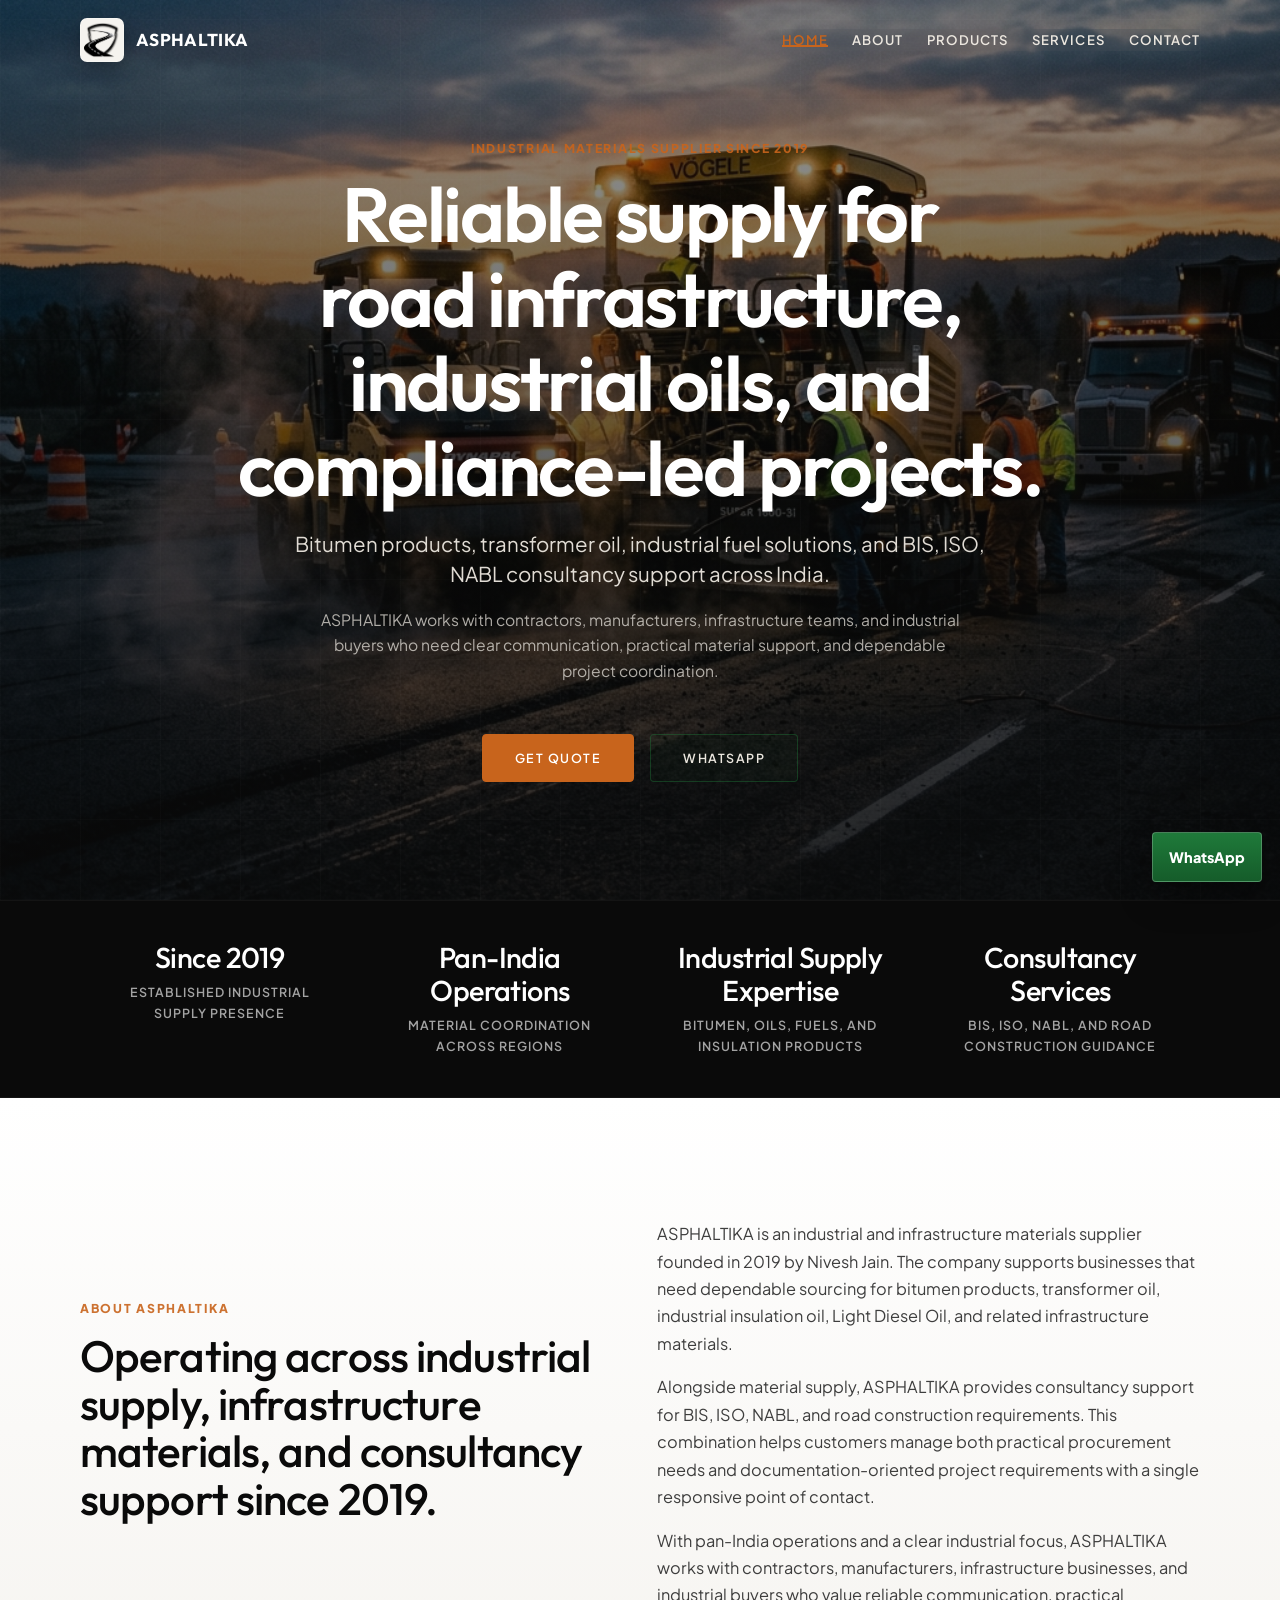
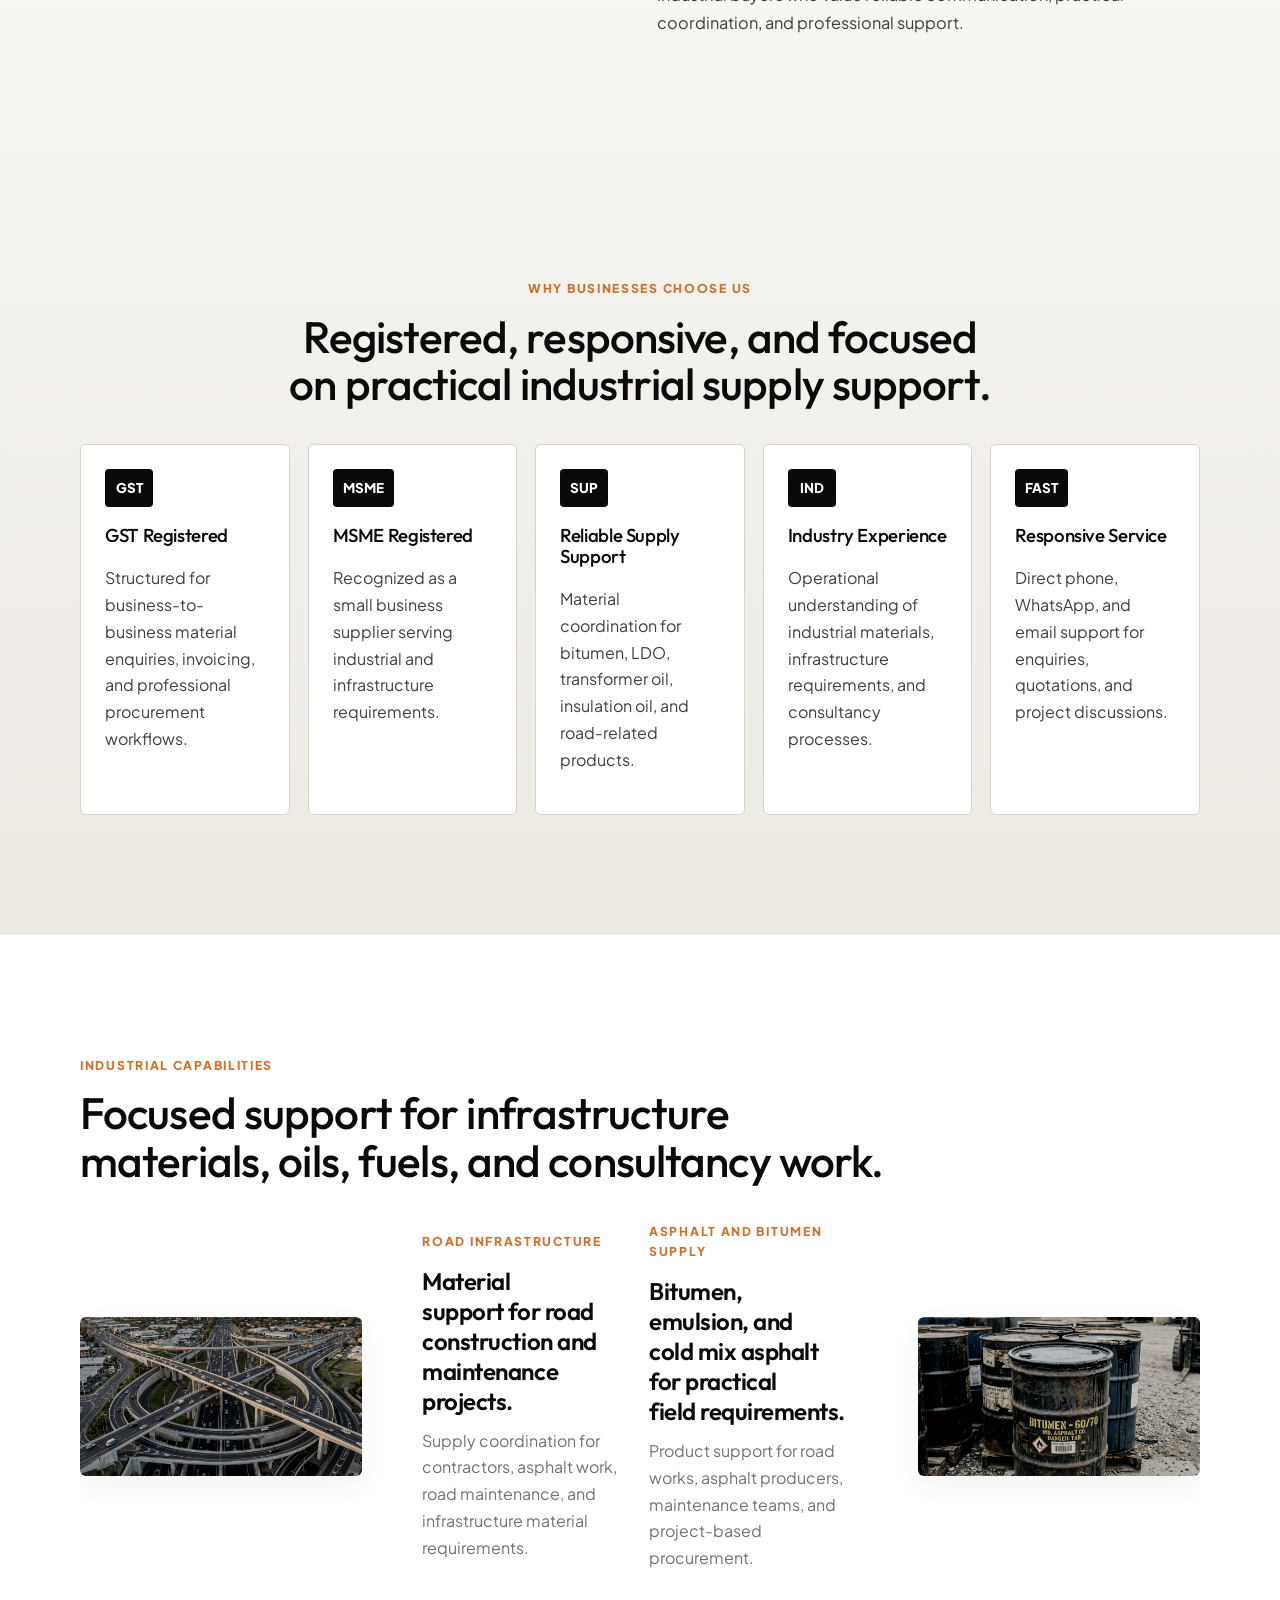
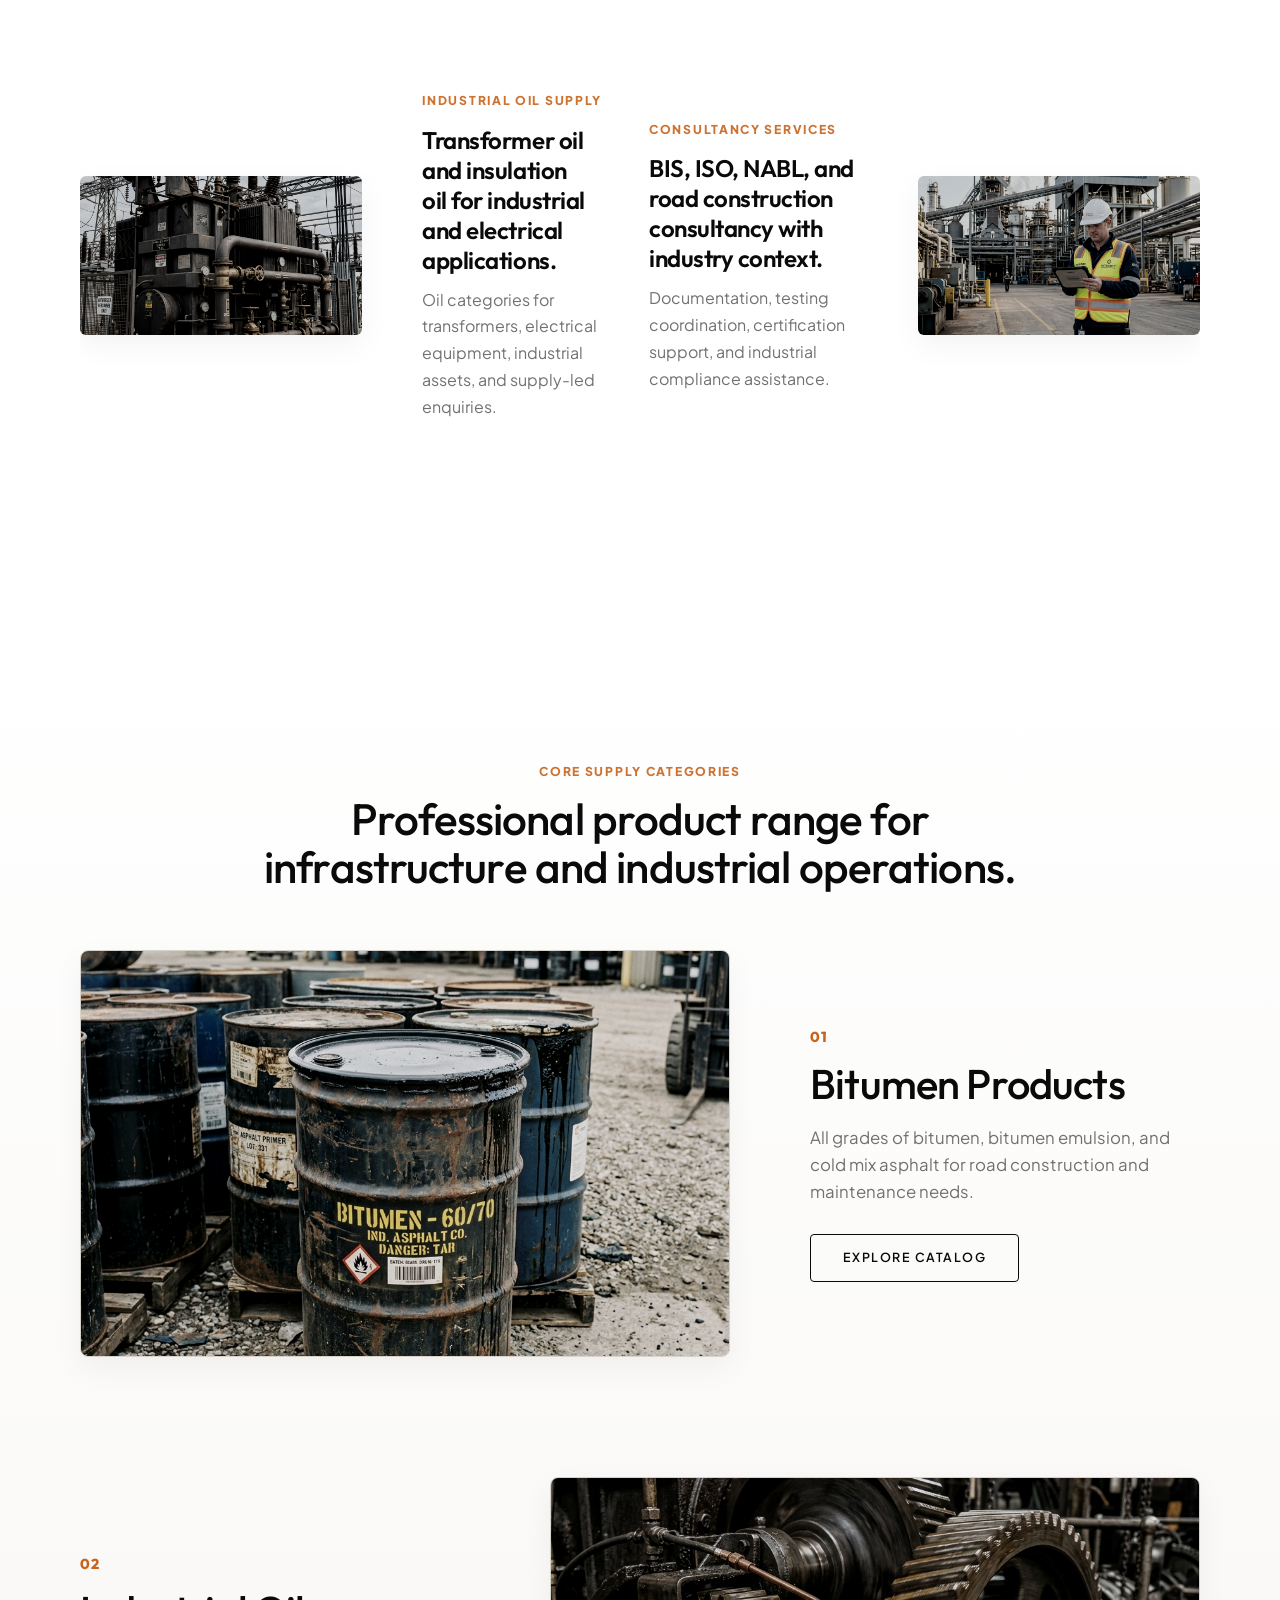
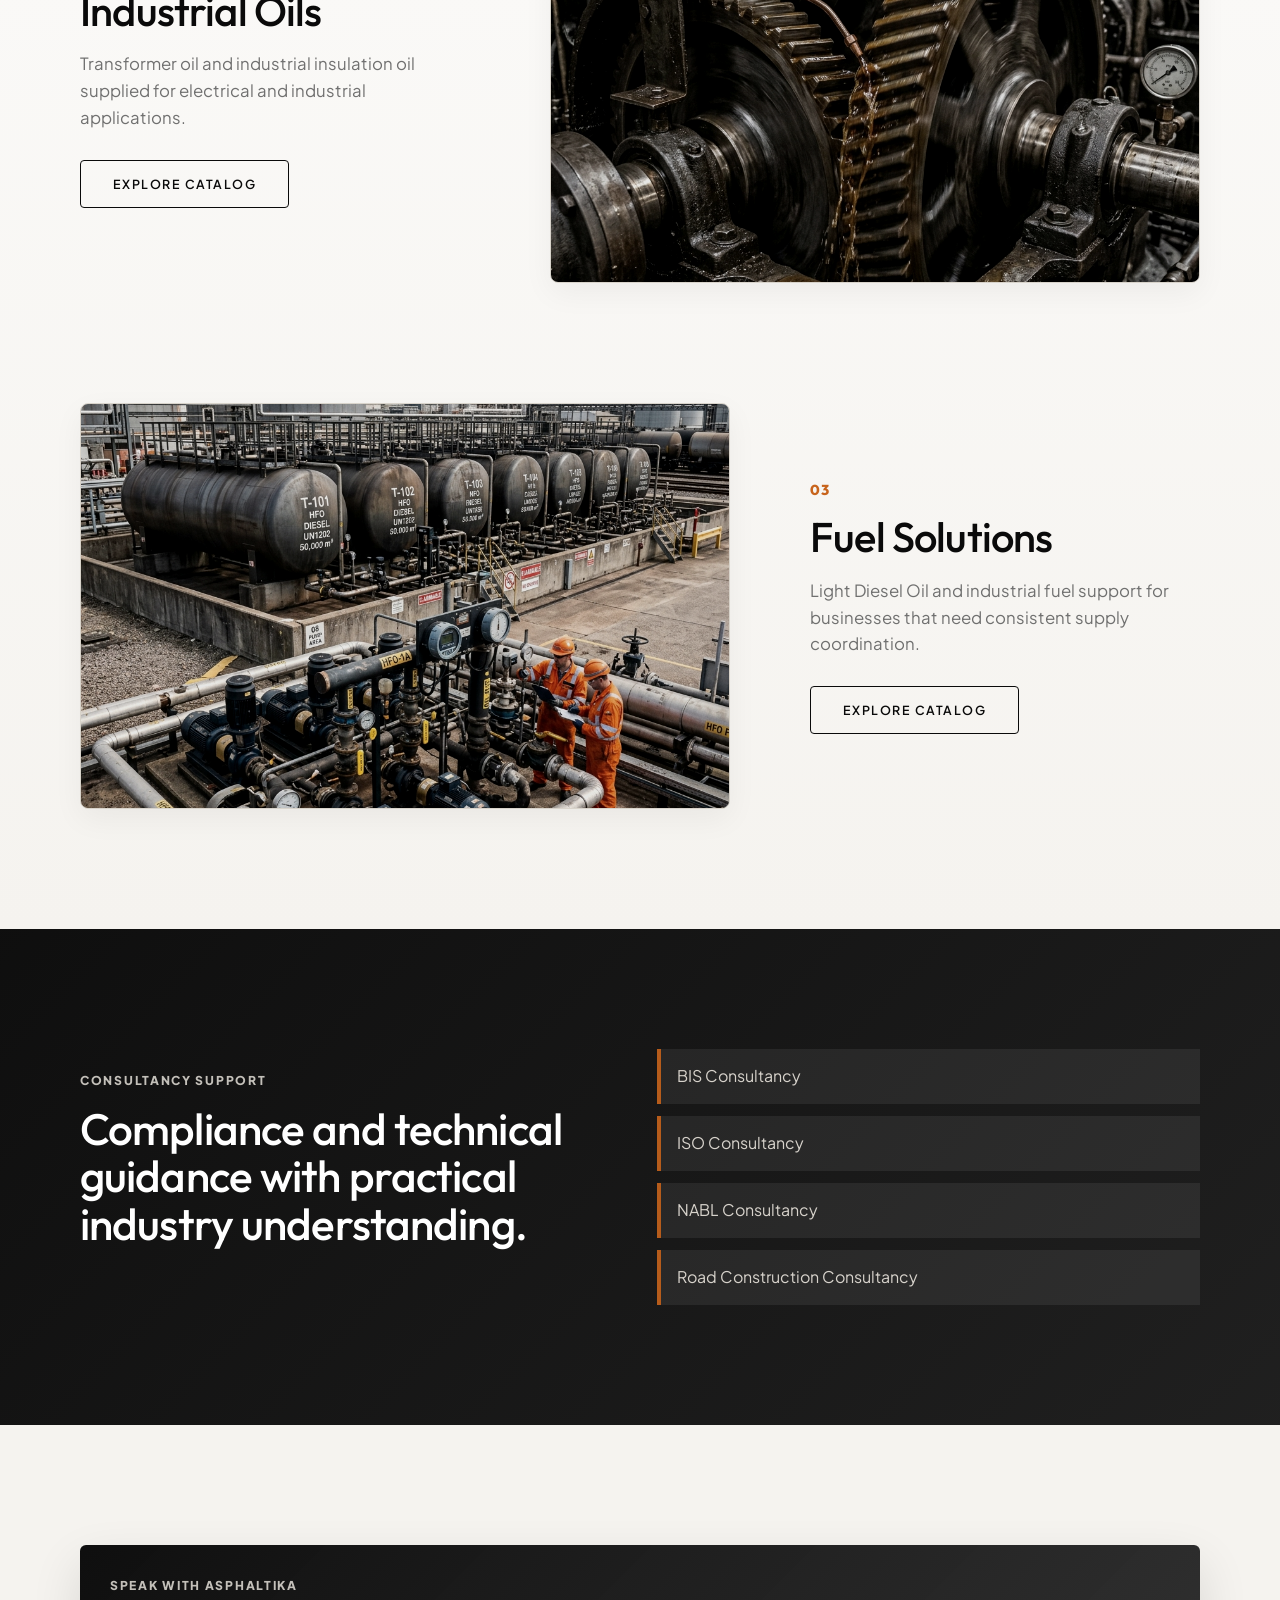
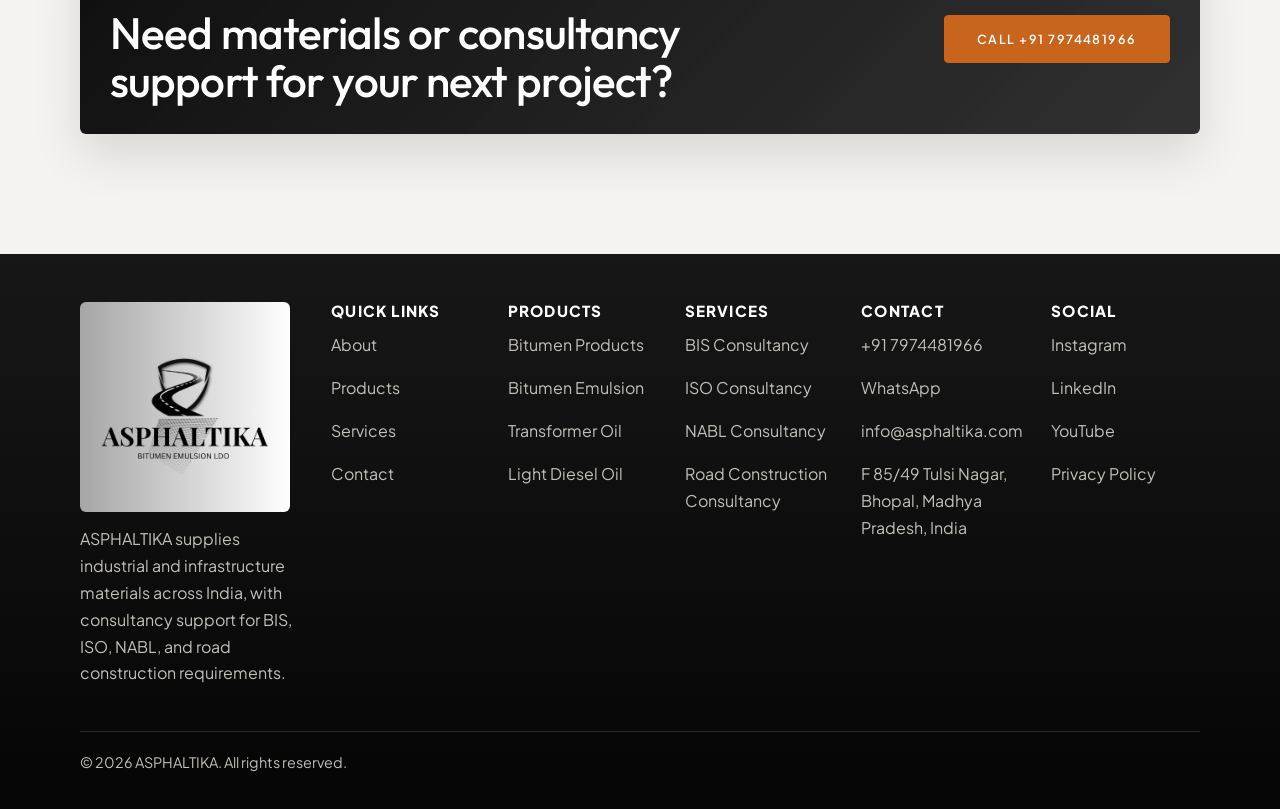
<file: index.html>
<!DOCTYPE html>
<html lang="en">
<head>
  <meta charset="UTF-8">
  <meta name="viewport" content="width=device-width, initial-scale=1.0">
  <meta name="description" content="ASPHALTIKA supplies bitumen products, transformer oil, industrial fuel solutions, and industrial consultancy services across India.">
  <meta name="facebook-domain-verification" content="sws6aau5oohc8763j6tq0fn86vpb96" />
  <meta property="og:title" content="ASPHALTIKA | Industrial & Infrastructure Materials Supplier">
  <meta property="og:description" content="Pan-India supplier of bitumen products, transformer oil, industrial fuel solutions, and BIS, ISO, NABL consultancy support.">
  <meta property="og:type" content="website">
  <meta property="og:image" content="images/asphaltika-official-logo.jpg">
  <meta property="og:site_name" content="ASPHALTIKA">
  <title>ASPHALTIKA | Industrial & Infrastructure Materials Supplier</title>
  <link rel="icon" type="image/png" href="images/asphaltika-official-icon.png">
  <link rel="stylesheet" href="css/style.css">
</head>
<body>
  <header class="site-header">
    <nav class="navbar container" aria-label="Main navigation">
      <a class="brand" href="index.html" aria-label="ASPHALTIKA home">
        <img class="brand-logo brand-logo-icon" src="images/asphaltika-official-icon.png" alt="ASPHALTIKA logo icon" width="42" height="42" decoding="async">
        <span class="brand-name">ASPHALTIKA</span>
      </a>
      <button class="nav-toggle" type="button" aria-expanded="false" aria-controls="primary-navigation">
        <span class="sr-only">Open menu</span>
        <span></span>
        <span></span>
        <span></span>
      </button>
      <ul class="nav-links" id="primary-navigation">
        <li><a href="index.html" aria-current="page">Home</a></li>
        <li><a href="about.html">About</a></li>
        <li><a href="products.html">Products</a></li>
        <li><a href="services.html">Services</a></li>
        <li><a href="contact.html">Contact</a></li>
      </ul>
    </nav>
  </header>

  <main>
    <section class="hero hero-home">
      <div class="container">
        <div class="hero-content">
          <p class="eyebrow">Industrial materials supplier since 2019</p>
          <h1>Reliable supply for road infrastructure, industrial oils, and compliance-led projects.</h1>
          <p class="hero-tagline">Bitumen products, transformer oil, industrial fuel solutions, and BIS, ISO, NABL consultancy support across India.</p>
          <p class="hero-text">ASPHALTIKA works with contractors, manufacturers, infrastructure teams, and industrial buyers who need clear communication, practical material support, and dependable project coordination.</p>
          <div class="hero-actions">
            <a class="btn btn-primary" href="contact.html">Get Quote</a>
            <a class="btn btn-whatsapp" href="https://wa.me/917974481966" target="_blank" rel="noopener">WhatsApp</a>
          </div>
        </div>
      </div>
    </section>

    <section class="trust-strip" aria-label="ASPHALTIKA trust highlights">
      <div class="container trust-grid">
        <div>
          <strong>Since 2019</strong>
          <span>Established industrial supply presence</span>
        </div>
        <div>
          <strong>Pan-India Operations</strong>
          <span>Material coordination across regions</span>
        </div>
        <div>
          <strong>Industrial Supply Expertise</strong>
          <span>Bitumen, oils, fuels, and insulation products</span>
        </div>
        <div>
          <strong>Consultancy Services</strong>
          <span>BIS, ISO, NABL, and road construction guidance</span>
        </div>
      </div>
    </section>

    <section class="section business-about">
      <div class="container split">
        <div>
          <p class="eyebrow">About ASPHALTIKA</p>
          <h2>Operating across industrial supply, infrastructure materials, and consultancy support since 2019.</h2>
        </div>
        <div class="business-copy">
          <p>ASPHALTIKA is an industrial and infrastructure materials supplier founded in 2019 by Nivesh Jain. The company supports businesses that need dependable sourcing for bitumen products, transformer oil, industrial insulation oil, Light Diesel Oil, and related infrastructure materials.</p>
          <p>Alongside material supply, ASPHALTIKA provides consultancy support for BIS, ISO, NABL, and road construction requirements. This combination helps customers manage both practical procurement needs and documentation-oriented project requirements with a single responsive point of contact.</p>
          <p>With pan-India operations and a clear industrial focus, ASPHALTIKA works with contractors, manufacturers, infrastructure businesses, and industrial buyers who value reliable communication, practical coordination, and professional support.</p>
        </div>
      </div>
    </section>

    <section class="section section-muted">
      <div class="container section-heading centered">
        <p class="eyebrow">Why businesses choose us</p>
        <h2>Registered, responsive, and focused on practical industrial supply support.</h2>
      </div>
      <div class="container business-grid">
        <article class="why-card">
          <span>GST</span>
          <h3>GST Registered</h3>
          <p>Structured for business-to-business material enquiries, invoicing, and professional procurement workflows.</p>
        </article>
        <article class="why-card">
          <span>MSME</span>
          <h3>MSME Registered</h3>
          <p>Recognized as a small business supplier serving industrial and infrastructure requirements.</p>
        </article>
        <article class="why-card">
          <span>SUP</span>
          <h3>Reliable Supply Support</h3>
          <p>Material coordination for bitumen, LDO, transformer oil, insulation oil, and road-related products.</p>
        </article>
        <article class="why-card">
          <span>IND</span>
          <h3>Industry Experience</h3>
          <p>Operational understanding of industrial materials, infrastructure requirements, and consultancy processes.</p>
        </article>
        <article class="why-card">
          <span>FAST</span>
          <h3>Responsive Service</h3>
          <p>Direct phone, WhatsApp, and email support for enquiries, quotations, and project discussions.</p>
        </article>
      </div>
    </section>

    <section class="section industrial-showcase">
      <div class="container section-heading">
        <p class="eyebrow">Industrial capabilities</p>
        <h2>Focused support for infrastructure materials, oils, fuels, and consultancy work.</h2>
      </div>
      <div class="container image-section-grid">
        <article class="image-panel">
          <img src="images/visual-about-infrastructure.png" alt="Road infrastructure and asphalt construction environment" loading="lazy" decoding="async">
          <div>
            <p class="eyebrow">Road infrastructure</p>
            <h3>Material support for road construction and maintenance projects.</h3>
            <p>Supply coordination for contractors, asphalt work, road maintenance, and infrastructure material requirements.</p>
          </div>
        </article>
        <article class="image-panel">
          <img src="images/visual-bitumen.png" alt="Bitumen drums and industrial bitumen supply visual" loading="lazy" decoding="async">
          <div>
            <p class="eyebrow">Asphalt and bitumen supply</p>
            <h3>Bitumen, emulsion, and cold mix asphalt for practical field requirements.</h3>
            <p>Product support for road works, asphalt producers, maintenance teams, and project-based procurement.</p>
          </div>
        </article>
        <article class="image-panel">
          <img src="images/visual-transformer-oil.png" alt="Transformer oil and industrial electrical environment" loading="lazy" decoding="async">
          <div>
            <p class="eyebrow">Industrial oil supply</p>
            <h3>Transformer oil and insulation oil for industrial and electrical applications.</h3>
            <p>Oil categories for transformers, electrical equipment, industrial assets, and supply-led enquiries.</p>
          </div>
        </article>
        <article class="image-panel">
          <img src="images/visual-consultancy.png" alt="Consultancy documentation and compliance review visual" loading="lazy" decoding="async">
          <div>
            <p class="eyebrow">Consultancy services</p>
            <h3>BIS, ISO, NABL, and road construction consultancy with industry context.</h3>
            <p>Documentation, testing coordination, certification support, and industrial compliance assistance.</p>
          </div>
        </article>
      </div>
    </section>

    <section class="section products-preview">
      <div class="container section-heading centered">
        <p class="eyebrow">Core supply categories</p>
        <h2>Professional product range for infrastructure and industrial operations.</h2>
      </div>
      <div class="container showcase-container">
        <div class="showcase-row">
          <div class="showcase-image">
            <img src="images/visual-bitumen.png" alt="Industrial road construction showing hot bitumen processing" loading="lazy" decoding="async">
          </div>
          <div class="showcase-content">
            <span class="showcase-number">01</span>
            <h3>Bitumen Products</h3>
            <p>All grades of bitumen, bitumen emulsion, and cold mix asphalt for road construction and maintenance needs.</p>
            <a class="btn" href="products.html">Explore Catalog</a>
          </div>
        </div>
        <div class="showcase-row">
          <div class="showcase-image">
            <img src="images/visual-industrial-oil.png" alt="Industrial oil storage tanks and processing pipeline" loading="lazy" decoding="async">
          </div>
          <div class="showcase-content">
            <span class="showcase-number">02</span>
            <h3>Industrial Oils</h3>
            <p>Transformer oil and industrial insulation oil supplied for electrical and industrial applications.</p>
            <a class="btn" href="products.html">Explore Catalog</a>
          </div>
        </div>
        <div class="showcase-row">
          <div class="showcase-image">
            <img src="images/visual-ldo.png" alt="Light Diesel Oil tank truck supply and distribution" loading="lazy" decoding="async">
          </div>
          <div class="showcase-content">
            <span class="showcase-number">03</span>
            <h3>Fuel Solutions</h3>
            <p>Light Diesel Oil and industrial fuel support for businesses that need consistent supply coordination.</p>
            <a class="btn" href="products.html">Explore Catalog</a>
          </div>
        </div>
      </div>
    </section>

    <section class="section section-dark">
      <div class="container split">
        <div>
          <p class="eyebrow">Consultancy support</p>
          <h2>Compliance and technical guidance with practical industry understanding.</h2>
        </div>
        <div class="check-list">
          <p>BIS Consultancy</p>
          <p>ISO Consultancy</p>
          <p>NABL Consultancy</p>
          <p>Road Construction Consultancy</p>
        </div>
      </div>
    </section>

    <section class="section">
      <div class="container cta-band">
        <div>
          <p class="eyebrow">Speak with ASPHALTIKA</p>
          <h2>Need materials or consultancy support for your next project?</h2>
        </div>
        <a class="btn btn-primary" href="tel:+917974481966">Call +91 7974481966</a>
      </div>
    </section>
  </main>

  <footer class="site-footer">
    <div class="container footer-grid">
      <div class="footer-overview">
        <a class="brand footer-brand" href="index.html">
          <img class="footer-logo" src="images/asphaltika-official-logo.jpg" alt="ASPHALTIKA official logo" width="500" height="500" loading="lazy" decoding="async">
        </a>
        <p>ASPHALTIKA supplies industrial and infrastructure materials across India, with consultancy support for BIS, ISO, NABL, and road construction requirements.</p>
      </div>
      <div>
        <h2>Quick Links</h2>
        <p><a href="about.html">About</a></p>
        <p><a href="products.html">Products</a></p>
        <p><a href="services.html">Services</a></p>
        <p><a href="contact.html">Contact</a></p>
      </div>
      <div>
        <h2>Products</h2>
        <p>Bitumen Products</p>
        <p>Bitumen Emulsion</p>
        <p>Transformer Oil</p>
        <p>Light Diesel Oil</p>
      </div>
      <div>
        <h2>Services</h2>
        <p>BIS Consultancy</p>
        <p>ISO Consultancy</p>
        <p>NABL Consultancy</p>
        <p>Road Construction Consultancy</p>
      </div>
      <div>
        <h2>Contact</h2>
        <p><a href="tel:+917974481966">+91 7974481966</a></p>
        <p><a href="https://wa.me/917974481966" target="_blank" rel="noopener">WhatsApp</a></p>
        <p><a href="mailto:info@asphaltika.com">info@asphaltika.com</a></p>
        <p>F 85/49 Tulsi Nagar, Bhopal, Madhya Pradesh, India</p>
      </div>
      <div>
        <h2>Social</h2>
        <p><a href="https://www.instagram.com/nivesh_jai" target="_blank" rel="noopener">Instagram</a></p>
        <p><a href="https://www.linkedin.com/in/nivesh-jain-99b6181a4" target="_blank" rel="noopener">LinkedIn</a></p>
        <p><a href="https://youtube.com/@asphaltika" target="_blank" rel="noopener">YouTube</a></p>
        <p><a href="privacy-policy.html">Privacy Policy</a></p>
      </div>
    </div>
    <div class="container footer-bottom">
      <p>&copy; <span id="current-year">2026</span> ASPHALTIKA. All rights reserved.</p>
    </div>
  </footer>

  <a class="floating-whatsapp" href="https://wa.me/917974481966" target="_blank" rel="noopener" aria-label="Chat with ASPHALTIKA on WhatsApp">WhatsApp</a>
  <script src="js/script.js"></script>
</body>
</html>
</file>
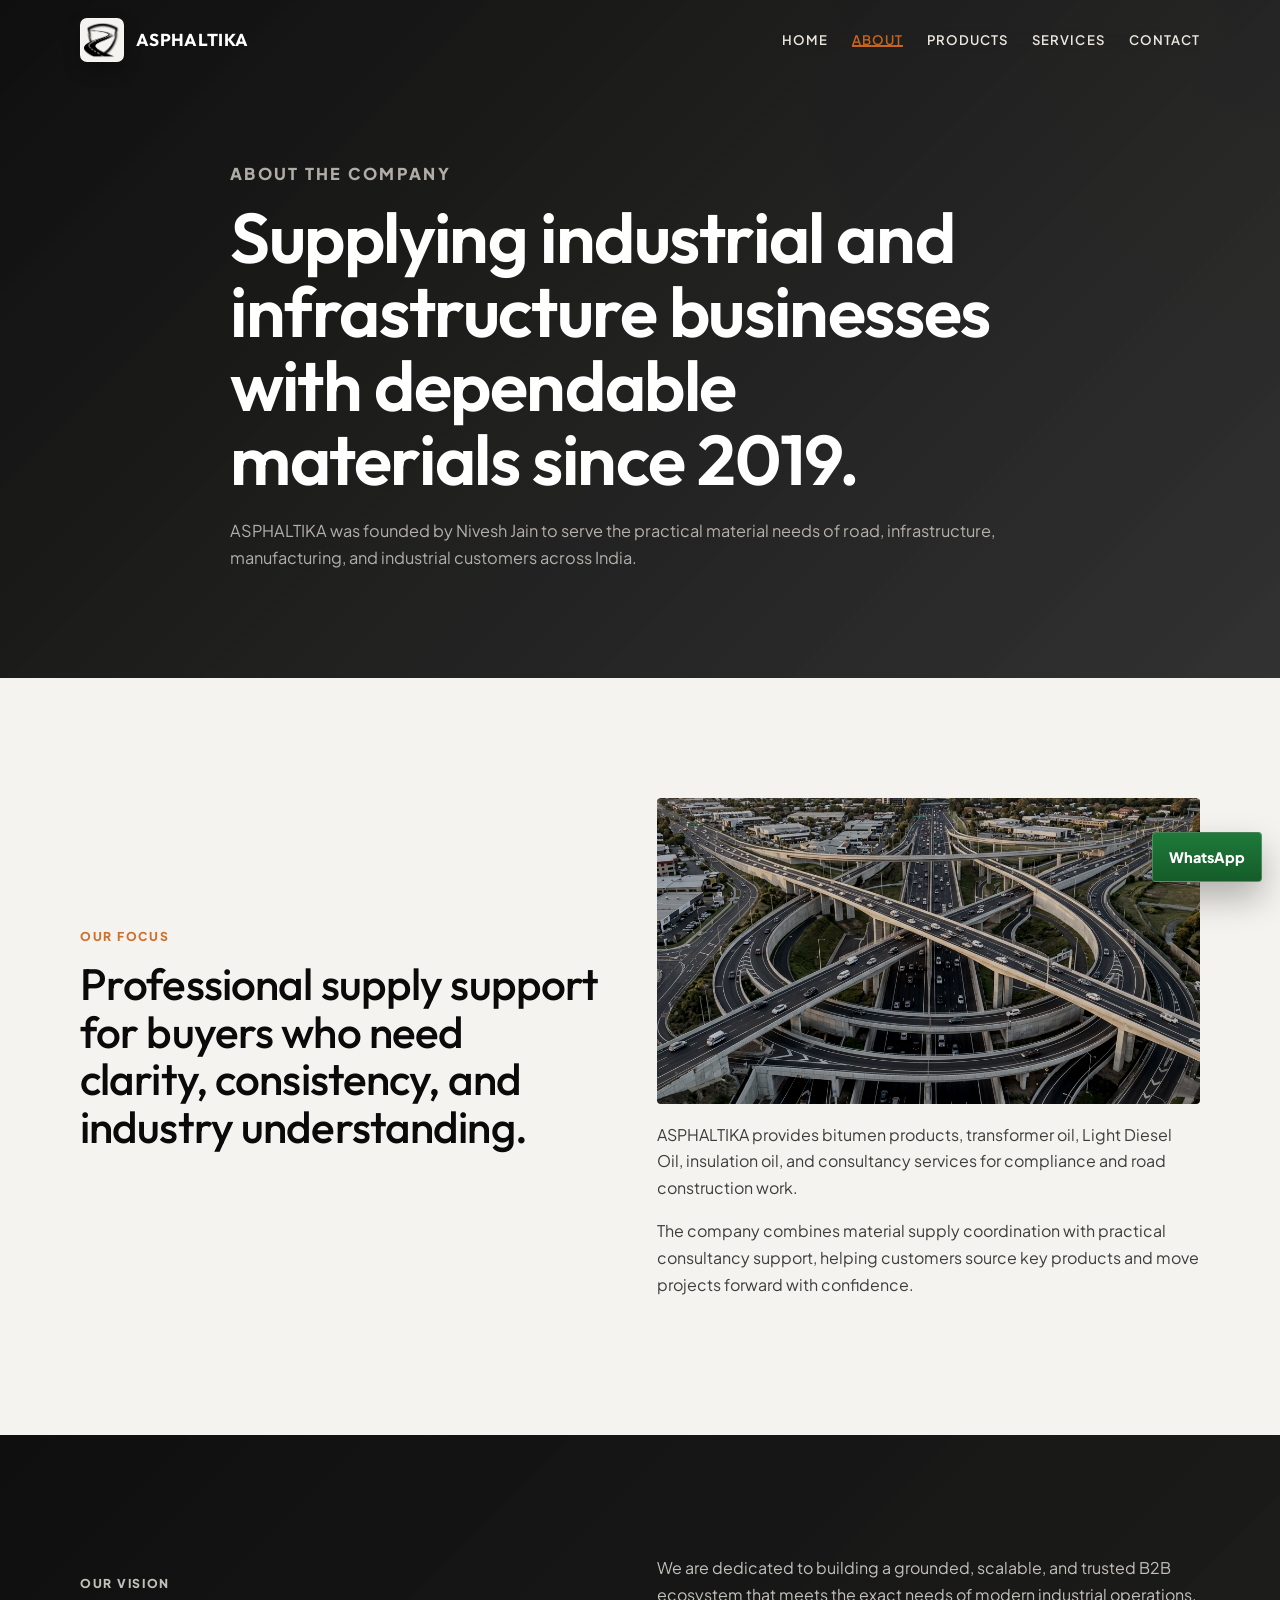
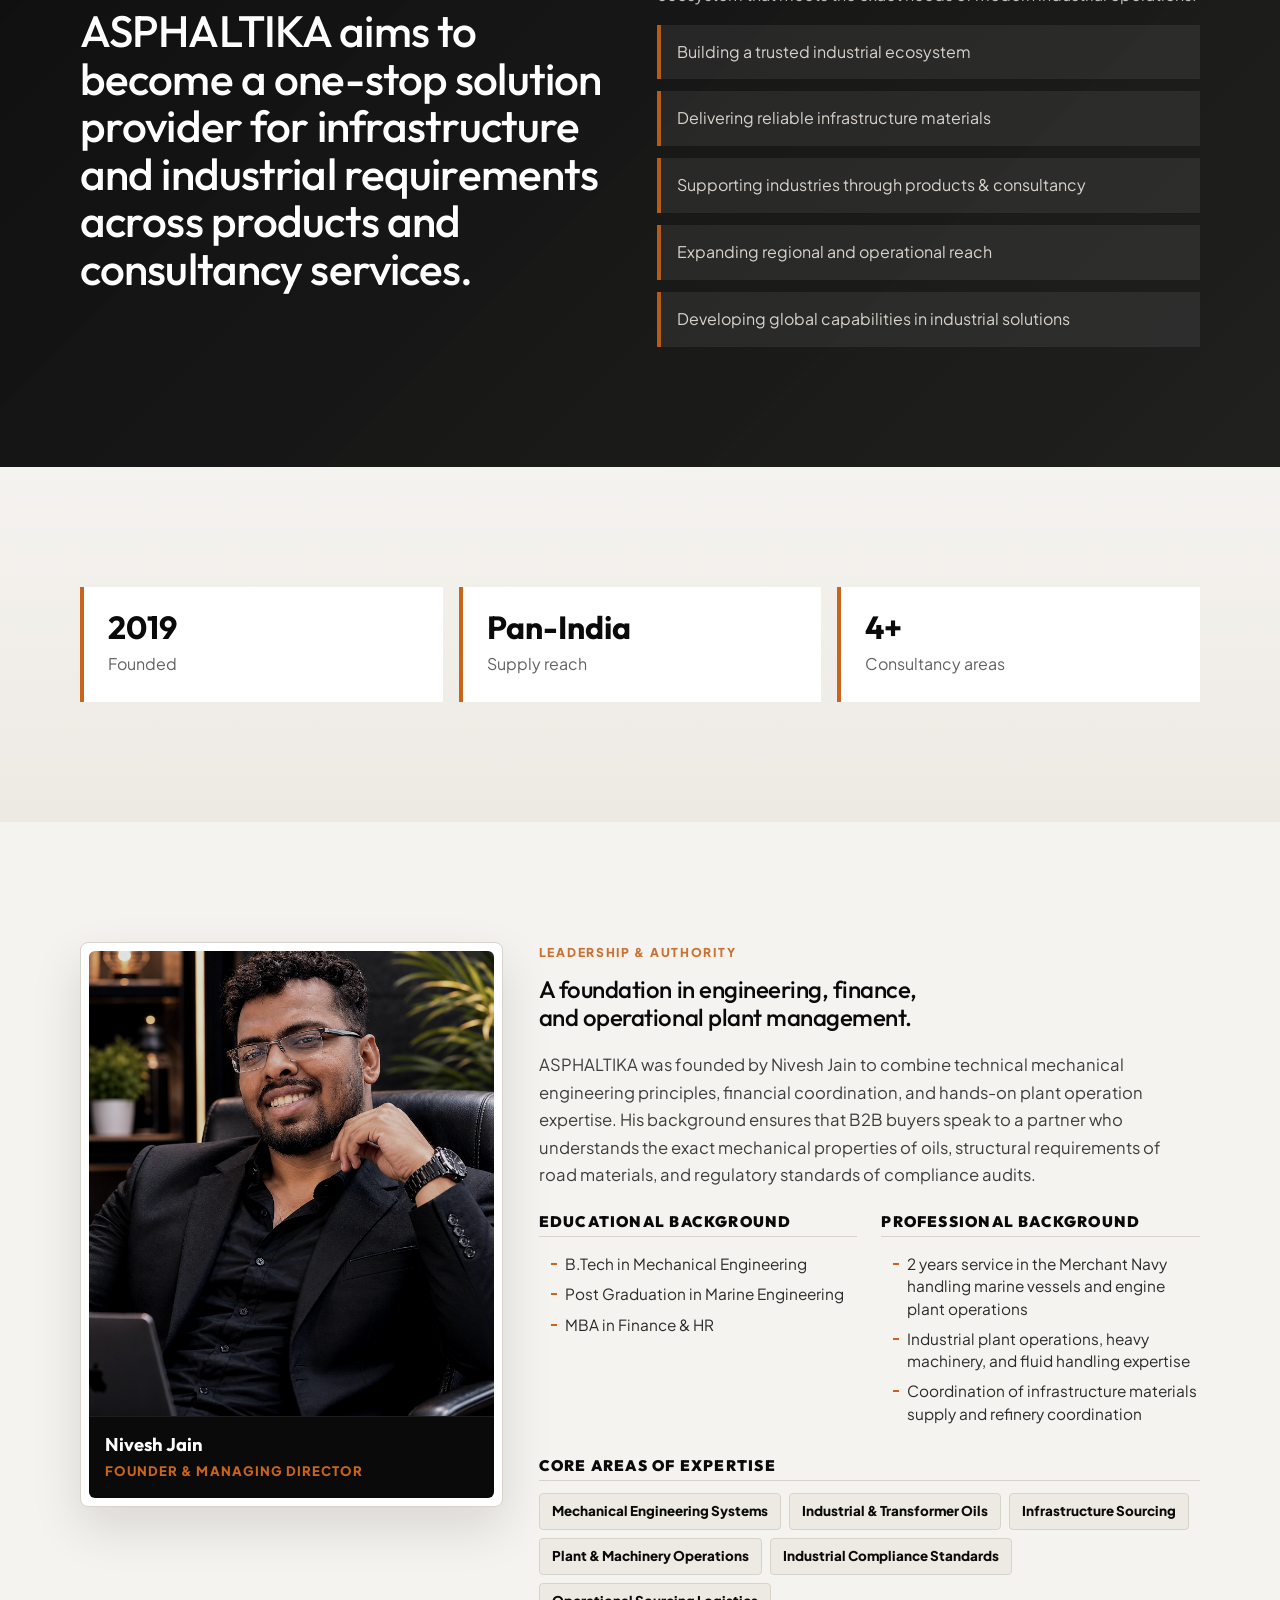
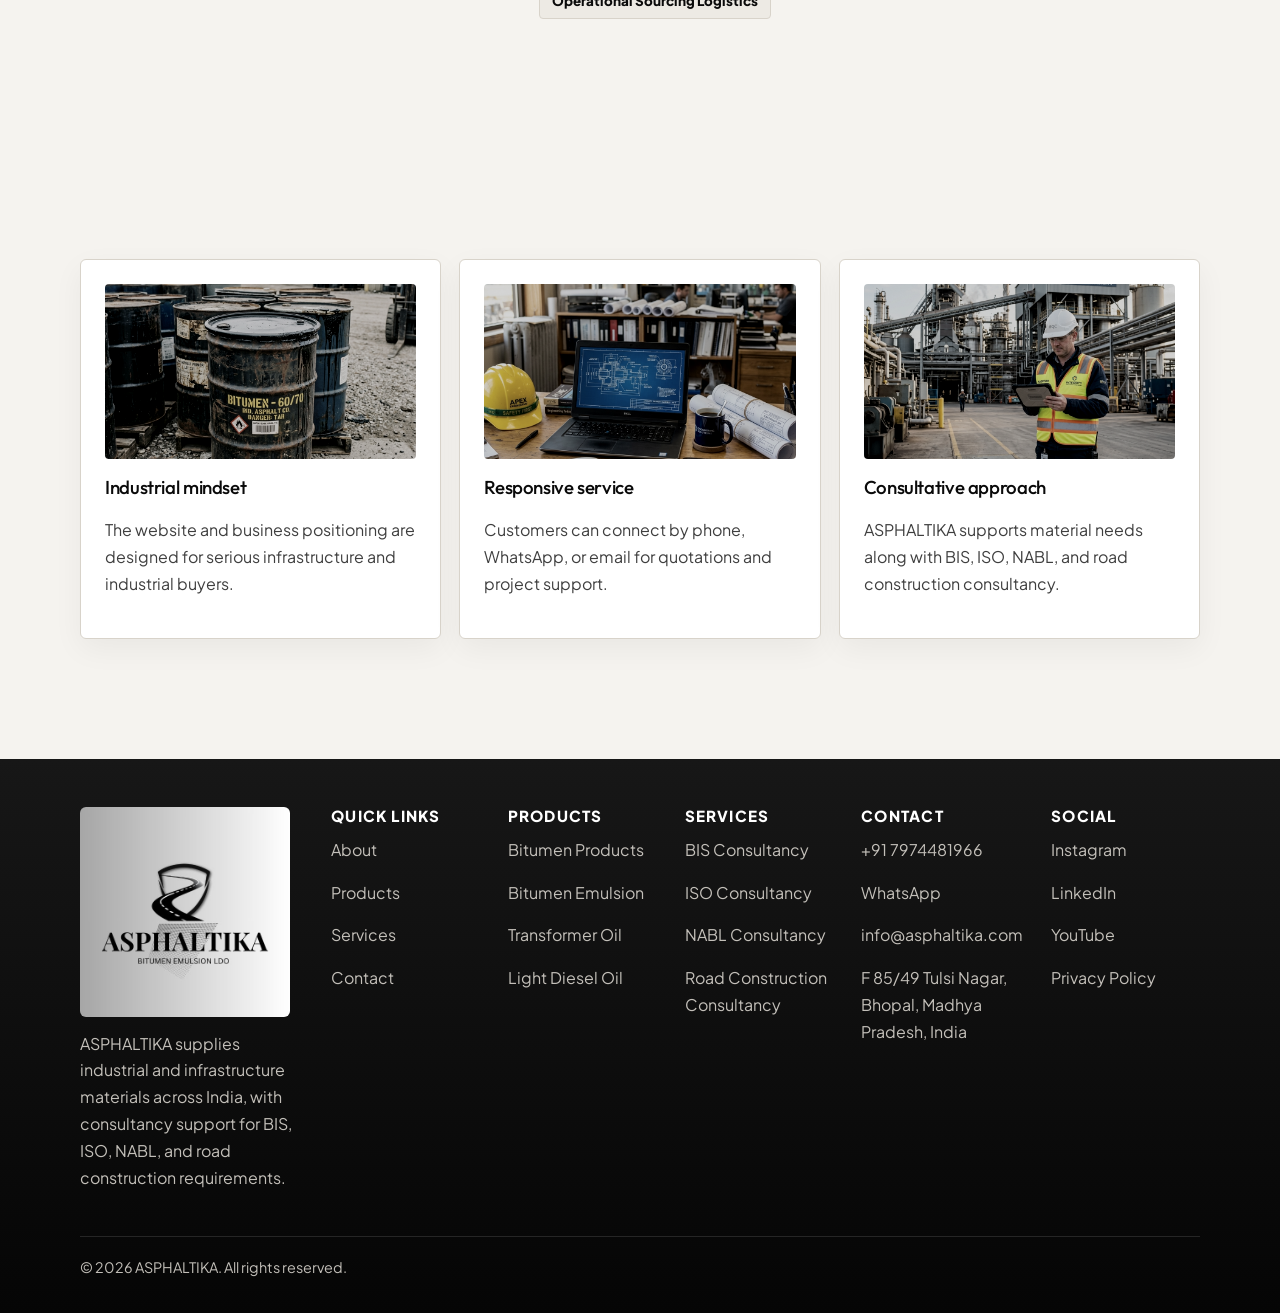
<file: about.html>
<!DOCTYPE html>
<html lang="en">
<head>
  <meta charset="UTF-8">
  <meta name="viewport" content="width=device-width, initial-scale=1.0">
  <meta name="description" content="Learn about ASPHALTIKA, founded in 2019 by Nivesh Jain to support industrial and infrastructure material buyers across India.">
  <meta property="og:title" content="About ASPHALTIKA | Industrial Materials Supplier">
  <meta property="og:description" content="ASPHALTIKA is a pan-India industrial and infrastructure materials supplier founded in 2019 by Nivesh Jain.">
  <meta property="og:type" content="website">
  <meta property="og:image" content="images/asphaltika-official-logo.jpg">
  <meta property="og:site_name" content="ASPHALTIKA">
  <title>About | ASPHALTIKA</title>
  <link rel="icon" type="image/png" href="images/asphaltika-official-icon.png">
  <link rel="stylesheet" href="css/style.css">
</head>
<body>
  <header class="site-header">
    <nav class="navbar container" aria-label="Main navigation">
      <a class="brand" href="index.html"><img class="brand-logo brand-logo-icon" src="images/asphaltika-official-icon.png" alt="ASPHALTIKA logo icon" width="42" height="42" decoding="async"><span class="brand-name">ASPHALTIKA</span></a>
      <button class="nav-toggle" type="button" aria-expanded="false" aria-controls="primary-navigation"><span class="sr-only">Open menu</span><span></span><span></span><span></span></button>
      <ul class="nav-links" id="primary-navigation">
        <li><a href="index.html">Home</a></li>
        <li><a href="about.html" aria-current="page">About</a></li>
        <li><a href="products.html">Products</a></li>
        <li><a href="services.html">Services</a></li>
        <li><a href="contact.html">Contact</a></li>
      </ul>
    </nav>
  </header>

  <main>
    <section class="page-hero">
      <div class="container narrow">
        <p class="eyebrow">About the company</p>
        <h1>Supplying industrial and infrastructure businesses with dependable materials since 2019.</h1>
        <p>ASPHALTIKA was founded by Nivesh Jain to serve the practical material needs of road, infrastructure, manufacturing, and industrial customers across India.</p>
      </div>
    </section>

    <section class="section">
      <div class="container split">
        <div>
          <p class="eyebrow">Our focus</p>
          <h2>Professional supply support for buyers who need clarity, consistency, and industry understanding.</h2>
        </div>
        <div class="visual-copy-panel">
          <img src="images/visual-about-infrastructure.png" alt="Industrial infrastructure operations and supply support visual" loading="lazy" decoding="async">
          <p>ASPHALTIKA provides bitumen products, transformer oil, Light Diesel Oil, insulation oil, and consultancy services for compliance and road construction work.</p>
          <p>The company combines material supply coordination with practical consultancy support, helping customers source key products and move projects forward with confidence.</p>
        </div>
      </div>
    </section>
    <section class="section section-dark vision-section">
      <div class="container split">
        <div>
          <p class="eyebrow">Our Vision</p>
          <h2>ASPHALTIKA aims to become a one-stop solution provider for infrastructure and industrial requirements across products and consultancy services.</h2>
        </div>
        <div class="vision-copy">
          <p>We are dedicated to building a grounded, scalable, and trusted B2B ecosystem that meets the exact needs of modern industrial operations.</p>
          <div class="check-list">
            <p>Building a trusted industrial ecosystem</p>
            <p>Delivering reliable infrastructure materials</p>
            <p>Supporting industries through products & consultancy</p>
            <p>Expanding regional and operational reach</p>
            <p>Developing global capabilities in industrial solutions</p>
          </div>
        </div>
      </div>
    </section>

    <section class="section section-muted">
      <div class="container stats-grid">
        <div>
          <strong>2019</strong>
          <span>Founded</span>
        </div>
        <div>
          <strong>Pan-India</strong>
          <span>Supply reach</span>
        </div>
        <div>
          <strong>4+</strong>
          <span>Consultancy areas</span>
        </div>
      </div>
    </section>

    <section class="section founder-section" id="leadership">
      <div class="container founder-grid">
        <div class="founder-card-visual">
          <div class="founder-image-wrapper">
            <img class="founder-visual-asset" src="images/founder-nivesh-jain.jpg" alt="Nivesh Jain, Founder of ASPHALTIKA" loading="lazy" decoding="async">
            <div class="founder-badge">
              <strong>Nivesh Jain</strong>
              <span>Founder & Managing Director</span>
            </div>
          </div>
        </div>
        
        <div class="founder-profile-content">
          <p class="eyebrow">Leadership & Authority</p>
          <h2>A foundation in engineering, finance, and operational plant management.</h2>
          <p class="founder-bio">ASPHALTIKA was founded by Nivesh Jain to combine technical mechanical engineering principles, financial coordination, and hands-on plant operation expertise. His background ensures that B2B buyers speak to a partner who understands the exact mechanical properties of oils, structural requirements of road materials, and regulatory standards of compliance audits.</p>
          
          <div class="founder-credentials">
            <div class="credential-group">
              <h3>Educational Background</h3>
              <ul class="clean-bullet-list">
                <li>B.Tech in Mechanical Engineering</li>
                <li>Post Graduation in Marine Engineering</li>
                <li>MBA in Finance & HR</li>
              </ul>
            </div>
            
            <div class="credential-group">
              <h3>Professional Background</h3>
              <ul class="clean-bullet-list">
                <li>2 years service in the Merchant Navy handling marine vessels and engine plant operations</li>
                <li>Industrial plant operations, heavy machinery, and fluid handling expertise</li>
                <li>Coordination of infrastructure materials supply and refinery coordination</li>
              </ul>
            </div>
          </div>
          
          <div class="founder-expertise-block">
            <h3>Core Areas of Expertise</h3>
            <div class="expertise-tags">
              <span>Mechanical Engineering Systems</span>
              <span>Industrial & Transformer Oils</span>
              <span>Infrastructure Sourcing</span>
              <span>Plant & Machinery Operations</span>
              <span>Industrial Compliance Standards</span>
              <span>Operational Sourcing Logistics</span>
            </div>
          </div>
        </div>
      </div>
    </section>

    <section class="section">
      <div class="container card-grid">
        <article class="feature-card">
          <img class="card-visual" src="images/visual-bitumen.png" alt="Industrial bitumen supply visual" loading="lazy" decoding="async">
          <h3>Industrial mindset</h3>
          <p>The website and business positioning are designed for serious infrastructure and industrial buyers.</p>
        </article>
        <article class="feature-card">
          <img class="card-visual" src="images/visual-contact-support.png" alt="Responsive industrial business support visual" loading="lazy" decoding="async">
          <h3>Responsive service</h3>
          <p>Customers can connect by phone, WhatsApp, or email for quotations and project support.</p>
        </article>
        <article class="feature-card">
          <img class="card-visual" src="images/visual-consultancy.png" alt="Consultancy documentation support visual" loading="lazy" decoding="async">
          <h3>Consultative approach</h3>
          <p>ASPHALTIKA supports material needs along with BIS, ISO, NABL, and road construction consultancy.</p>
        </article>
      </div>
    </section>
  </main>

  <footer class="site-footer">
    <div class="container footer-grid">
      <div class="footer-overview"><a class="brand footer-brand" href="index.html"><img class="footer-logo" src="images/asphaltika-official-logo.jpg" alt="ASPHALTIKA official logo" width="500" height="500" loading="lazy" decoding="async"></a><p>ASPHALTIKA supplies industrial and infrastructure materials across India, with consultancy support for BIS, ISO, NABL, and road construction requirements.</p></div>
      <div><h2>Quick Links</h2><p><a href="about.html">About</a></p><p><a href="products.html">Products</a></p><p><a href="services.html">Services</a></p><p><a href="contact.html">Contact</a></p></div>
      <div><h2>Products</h2><p>Bitumen Products</p><p>Bitumen Emulsion</p><p>Transformer Oil</p><p>Light Diesel Oil</p></div>
      <div><h2>Services</h2><p>BIS Consultancy</p><p>ISO Consultancy</p><p>NABL Consultancy</p><p>Road Construction Consultancy</p></div>
      <div><h2>Contact</h2><p><a href="tel:+917974481966">+91 7974481966</a></p><p><a href="https://wa.me/917974481966" target="_blank" rel="noopener">WhatsApp</a></p><p><a href="mailto:info@asphaltika.com">info@asphaltika.com</a></p><p>F 85/49 Tulsi Nagar, Bhopal, Madhya Pradesh, India</p></div>
      <div><h2>Social</h2><p><a href="https://www.instagram.com/nivesh_jai" target="_blank" rel="noopener">Instagram</a></p><p><a href="https://www.linkedin.com/in/nivesh-jain-99b6181a4" target="_blank" rel="noopener">LinkedIn</a></p><p><a href="https://youtube.com/@asphaltika" target="_blank" rel="noopener">YouTube</a></p><p><a href="privacy-policy.html">Privacy Policy</a></p></div>
    </div>
    <div class="container footer-bottom"><p>&copy; <span id="current-year">2026</span> ASPHALTIKA. All rights reserved.</p></div>
  </footer>
  <a class="floating-whatsapp" href="https://wa.me/917974481966" target="_blank" rel="noopener" aria-label="Chat with ASPHALTIKA on WhatsApp">WhatsApp</a>
  <script src="js/script.js"></script>
</body>
</html>
</file>
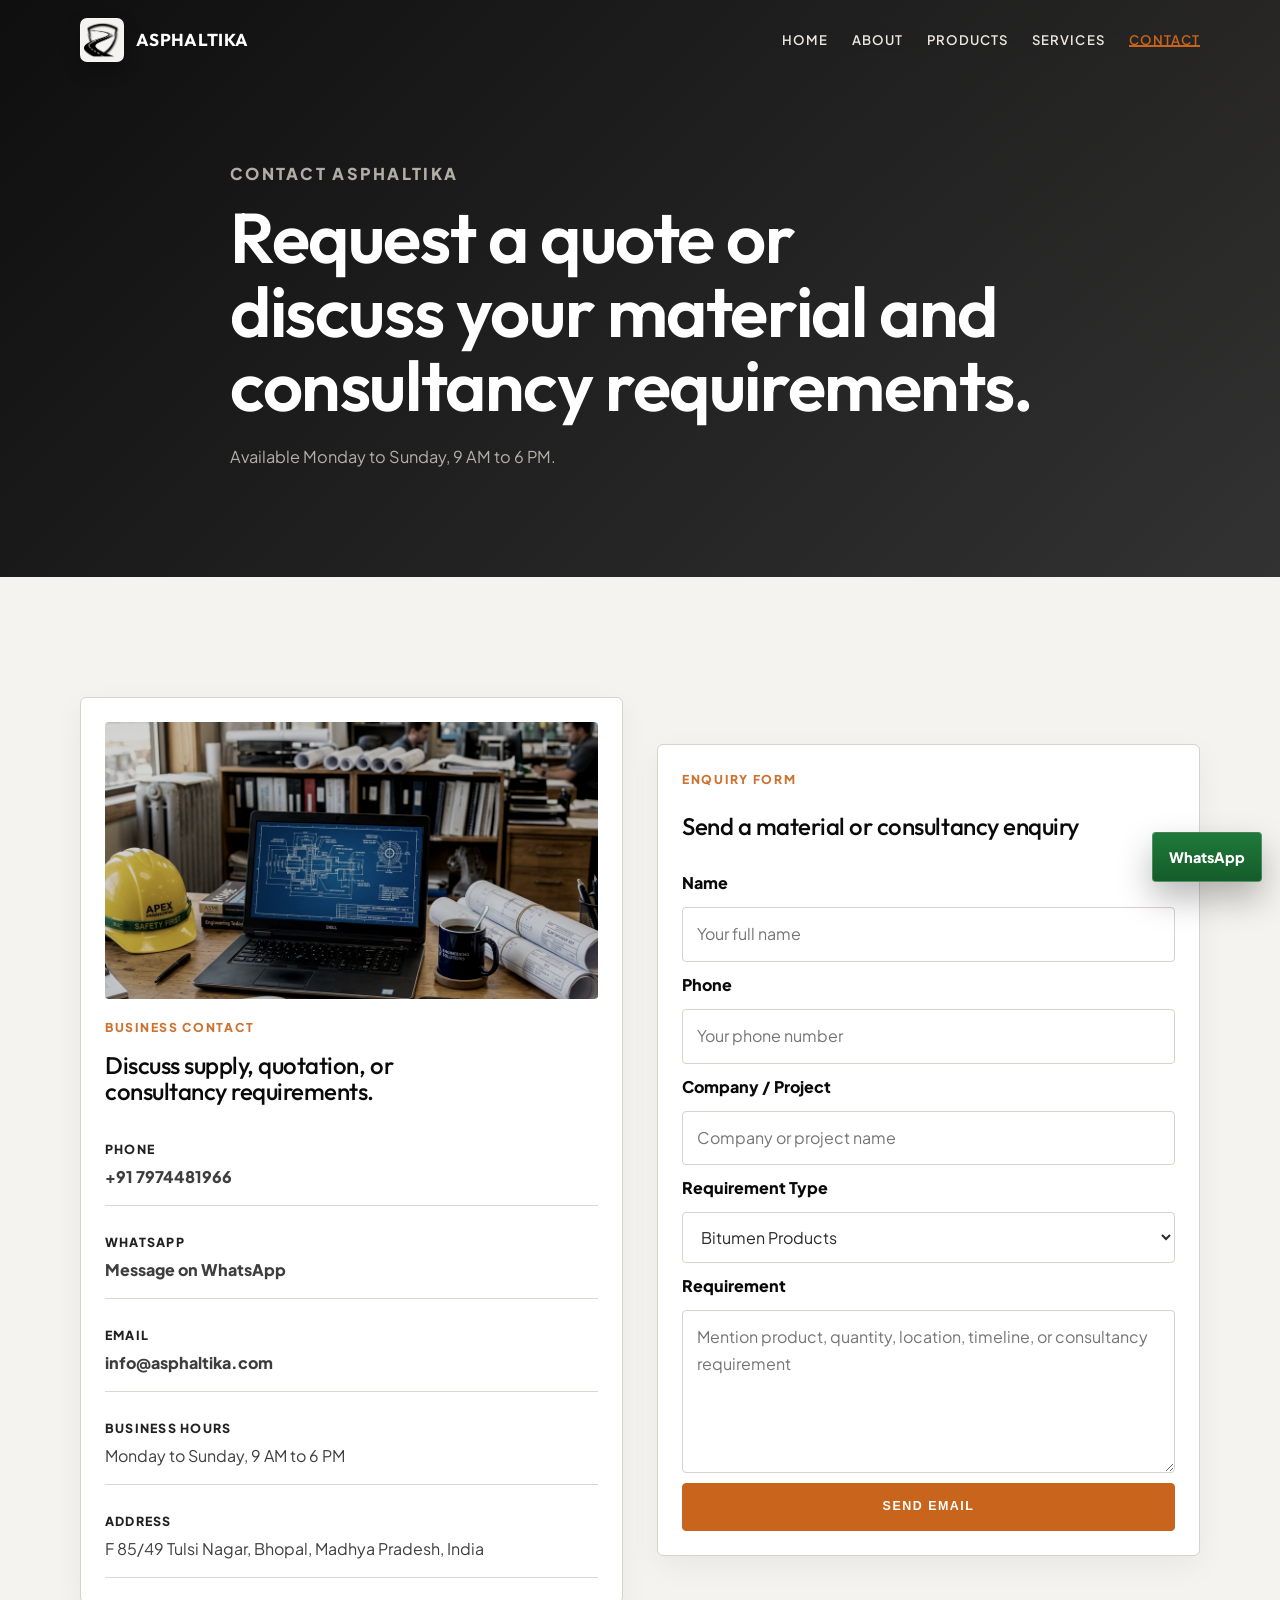
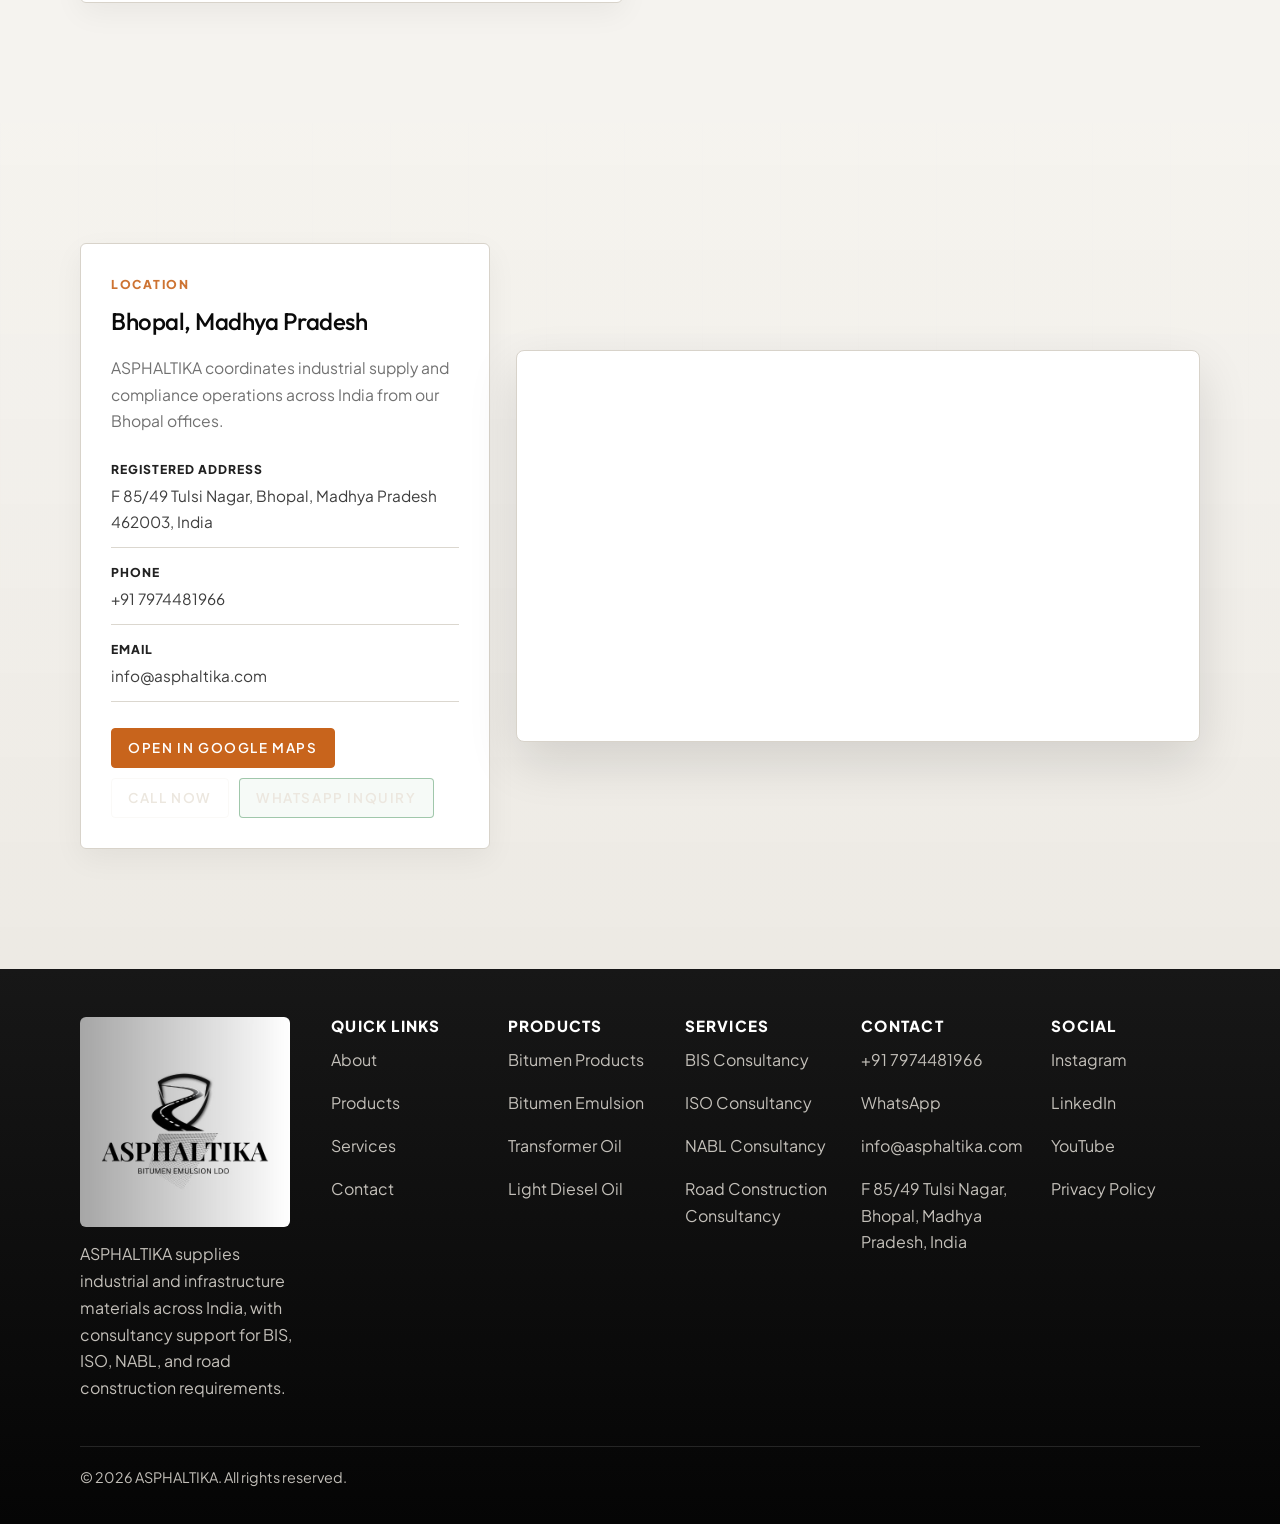
<file: contact.html>
<!DOCTYPE html>
<html lang="en">
<head>
  <meta charset="UTF-8">
  <meta name="viewport" content="width=device-width, initial-scale=1.0">
  <meta name="description" content="Contact ASPHALTIKA in Bhopal for bitumen products, transformer oil, LDO, industrial materials, and consultancy support across India.">
  <meta property="og:title" content="Contact ASPHALTIKA | Industrial Materials Supplier">
  <meta property="og:description" content="Request a quote for bitumen, transformer oil, LDO, industrial insulation oil, and BIS, ISO, NABL consultancy support.">
  <meta property="og:type" content="website">
  <meta property="og:image" content="images/asphaltika-official-logo.jpg">
  <meta property="og:site_name" content="ASPHALTIKA">
  <title>Contact | ASPHALTIKA</title>
  <link rel="icon" type="image/png" href="images/asphaltika-official-icon.png">
  <link rel="stylesheet" href="css/style.css">
</head>
<body>
  <header class="site-header">
    <nav class="navbar container" aria-label="Main navigation">
      <a class="brand" href="index.html"><img class="brand-logo brand-logo-icon" src="images/asphaltika-official-icon.png" alt="ASPHALTIKA logo icon" width="42" height="42" decoding="async"><span class="brand-name">ASPHALTIKA</span></a>
      <button class="nav-toggle" type="button" aria-expanded="false" aria-controls="primary-navigation"><span class="sr-only">Open menu</span><span></span><span></span><span></span></button>
      <ul class="nav-links" id="primary-navigation">
        <li><a href="index.html">Home</a></li>
        <li><a href="about.html">About</a></li>
        <li><a href="products.html">Products</a></li>
        <li><a href="services.html">Services</a></li>
        <li><a href="contact.html" aria-current="page">Contact</a></li>
      </ul>
    </nav>
  </header>

  <main>
    <section class="page-hero">
      <div class="container narrow">
        <p class="eyebrow">Contact ASPHALTIKA</p>
        <h1>Request a quote or discuss your material and consultancy requirements.</h1>
        <p>Available Monday to Sunday, 9 AM to 6 PM.</p>
      </div>
    </section>

    <section class="section">
      <div class="container contact-grid">
        <div class="contact-panel">
          <img class="contact-visual" src="images/visual-contact-support.png" alt="Industrial enquiry and contact support visual" loading="lazy" decoding="async">
          <p class="eyebrow">Business contact</p>
          <h2>Discuss supply, quotation, or consultancy requirements.</h2>
          <div class="contact-detail-list">
            <p><strong>Phone</strong><a href="tel:+917974481966">+91 7974481966</a></p>
            <p><strong>WhatsApp</strong><a href="https://wa.me/917974481966" target="_blank" rel="noopener">Message on WhatsApp</a></p>
            <p><strong>Email</strong><a href="mailto:info@asphaltika.com">info@asphaltika.com</a></p>
            <p><strong>Business Hours</strong><span>Monday to Sunday, 9 AM to 6 PM</span></p>
            <p><strong>Address</strong><span>F 85/49 Tulsi Nagar, Bhopal, Madhya Pradesh, India</span></p>
          </div>
        </div>

        <form class="contact-form" action="mailto:info@asphaltika.com" method="post" enctype="text/plain">
          <p class="eyebrow">Enquiry form</p>
          <h2>Send a material or consultancy enquiry</h2>
          <label for="name">Name</label>
          <input id="name" name="name" type="text" placeholder="Your full name" required>
          <label for="phone">Phone</label>
          <input id="phone" name="phone" type="tel" placeholder="Your phone number" required>
          <label for="company">Company / Project</label>
          <input id="company" name="company" type="text" placeholder="Company or project name">
          <label for="requirement-type">Requirement Type</label>
          <select id="requirement-type" name="requirement-type">
            <option value="Bitumen Products">Bitumen Products</option>
            <option value="Transformer Oil">Transformer Oil</option>
            <option value="Light Diesel Oil">Light Diesel Oil</option>
            <option value="Industrial Insulation Oil">Industrial Insulation Oil</option>
            <option value="Consultancy Services">Consultancy Services</option>
            <option value="Other Industrial Requirement">Other Industrial Requirement</option>
          </select>
          <label for="message">Requirement</label>
          <textarea id="message" name="message" rows="5" placeholder="Mention product, quantity, location, timeline, or consultancy requirement" required></textarea>
          <button class="btn btn-primary" type="submit">Send Email</button>
        </form>
      </div>
    </section>

    <section class="section section-muted">
      <div class="container map-section">
        <div class="map-info-card">
          <p class="eyebrow">Location</p>
          <h2>Bhopal, Madhya Pradesh</h2>
          <p class="map-lead-text">ASPHALTIKA coordinates industrial supply and compliance operations across India from our Bhopal offices.</p>
          
          <div class="map-location-details">
            <p><strong>Registered Address</strong><span>F 85/49 Tulsi Nagar, Bhopal, Madhya Pradesh 462003, India</span></p>
            <p><strong>Phone</strong><a href="tel:+917974481966">+91 7974481966</a></p>
            <p><strong>Email</strong><a href="mailto:info@asphaltika.com">info@asphaltika.com</a></p>
          </div>
          
          <div class="map-actions-group">
            <a class="btn btn-primary btn-sm" href="https://share.google/JCJF6n1EBAxqNNIBp" target="_blank" rel="noopener">Open in Google Maps</a>
            <a class="btn btn-secondary btn-sm" href="tel:+917974481966">Call Now</a>
            <a class="btn btn-whatsapp btn-sm" href="https://wa.me/917974481966?text=Hello%20ASPHALTIKA%2C%20I%20am%20interested%20in%20your%20industrial%20products/services.%20Please%20provide%20more%20details." target="_blank" rel="noopener">WhatsApp Inquiry</a>
          </div>
        </div>
        
        <div class="map-frame-container">
          <div class="map-wrapper">
            <iframe 
              src="https://maps.google.com/maps?q=ASPHALTIKA%20Bitumen%20Emulsion%20Ldo%20Bhopal&amp;t=&amp;z=15&amp;ie=UTF8&amp;iwloc=&amp;output=embed" 
              class="map-iframe" 
              style="border:0;" 
              allowfullscreen="" 
              loading="lazy" 
              referrerpolicy="no-referrer-when-downgrade"
              title="ASPHALTIKA Bhopal Head Office Location Map">
            </iframe>
          </div>
        </div>
      </div>
    </section>
  </main>

  <footer class="site-footer">
    <div class="container footer-grid">
      <div class="footer-overview"><a class="brand footer-brand" href="index.html"><img class="footer-logo" src="images/asphaltika-official-logo.jpg" alt="ASPHALTIKA official logo" width="500" height="500" loading="lazy" decoding="async"></a><p>ASPHALTIKA supplies industrial and infrastructure materials across India, with consultancy support for BIS, ISO, NABL, and road construction requirements.</p></div>
      <div><h2>Quick Links</h2><p><a href="about.html">About</a></p><p><a href="products.html">Products</a></p><p><a href="services.html">Services</a></p><p><a href="contact.html">Contact</a></p></div>
      <div><h2>Products</h2><p>Bitumen Products</p><p>Bitumen Emulsion</p><p>Transformer Oil</p><p>Light Diesel Oil</p></div>
      <div><h2>Services</h2><p>BIS Consultancy</p><p>ISO Consultancy</p><p>NABL Consultancy</p><p>Road Construction Consultancy</p></div>
      <div><h2>Contact</h2><p><a href="tel:+917974481966">+91 7974481966</a></p><p><a href="https://wa.me/917974481966" target="_blank" rel="noopener">WhatsApp</a></p><p><a href="mailto:info@asphaltika.com">info@asphaltika.com</a></p><p>F 85/49 Tulsi Nagar, Bhopal, Madhya Pradesh, India</p></div>
      <div><h2>Social</h2><p><a href="https://www.instagram.com/nivesh_jai" target="_blank" rel="noopener">Instagram</a></p><p><a href="https://www.linkedin.com/in/nivesh-jain-99b6181a4" target="_blank" rel="noopener">LinkedIn</a></p><p><a href="https://youtube.com/@asphaltika" target="_blank" rel="noopener">YouTube</a></p><p><a href="privacy-policy.html">Privacy Policy</a></p></div>
    </div>
    <div class="container footer-bottom"><p>&copy; <span id="current-year">2026</span> ASPHALTIKA. All rights reserved.</p></div>
  </footer>
  <a class="floating-whatsapp" href="https://wa.me/917974481966" target="_blank" rel="noopener" aria-label="Chat with ASPHALTIKA on WhatsApp">WhatsApp</a>
  <script src="js/script.js"></script>
</body>
</html>
</file>
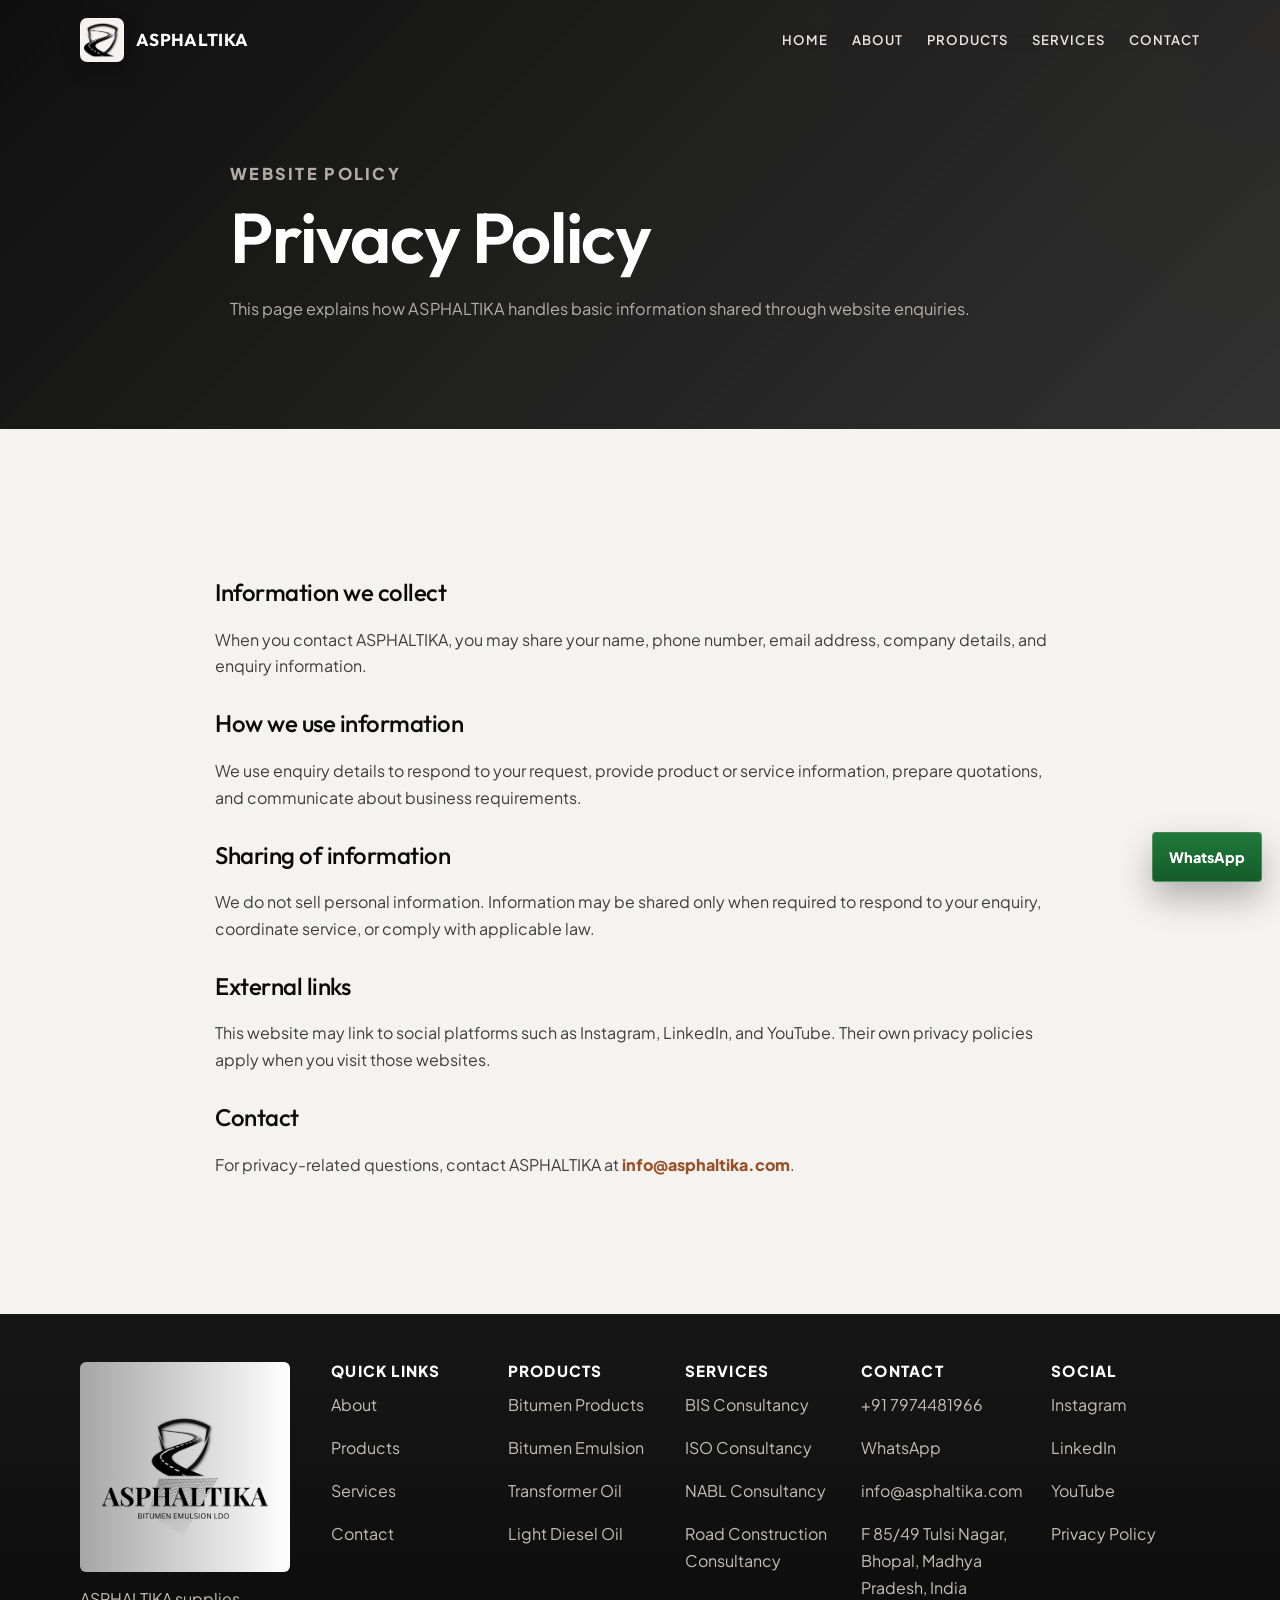
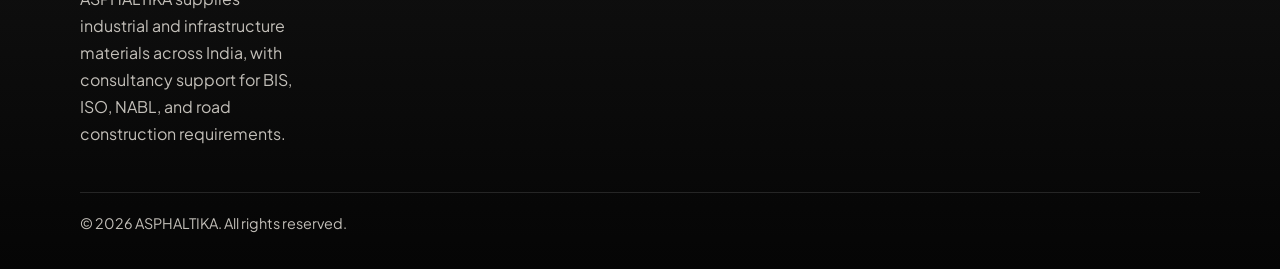
<file: privacy-policy.html>
<!DOCTYPE html>
<html lang="en">
<head>
  <meta charset="UTF-8">
  <meta name="viewport" content="width=device-width, initial-scale=1.0">
  <meta name="description" content="Privacy policy for ASPHALTIKA website visitors and enquiries.">
  <meta property="og:title" content="Privacy Policy | ASPHALTIKA">
  <meta property="og:description" content="Privacy policy for ASPHALTIKA website visitors, business enquiries, and contact information.">
  <meta property="og:type" content="website">
  <meta property="og:image" content="images/asphaltika-official-logo.jpg">
  <meta property="og:site_name" content="ASPHALTIKA">
  <title>Privacy Policy | ASPHALTIKA</title>
  <link rel="icon" type="image/png" href="images/asphaltika-official-icon.png">
  <link rel="stylesheet" href="css/style.css">
</head>
<body>
  <header class="site-header">
    <nav class="navbar container" aria-label="Main navigation">
      <a class="brand" href="index.html"><img class="brand-logo brand-logo-icon" src="images/asphaltika-official-icon.png" alt="ASPHALTIKA logo icon" width="42" height="42" decoding="async"><span class="brand-name">ASPHALTIKA</span></a>
      <button class="nav-toggle" type="button" aria-expanded="false" aria-controls="primary-navigation"><span class="sr-only">Open menu</span><span></span><span></span><span></span></button>
      <ul class="nav-links" id="primary-navigation">
        <li><a href="index.html">Home</a></li>
        <li><a href="about.html">About</a></li>
        <li><a href="products.html">Products</a></li>
        <li><a href="services.html">Services</a></li>
        <li><a href="contact.html">Contact</a></li>
      </ul>
    </nav>
  </header>

  <main>
    <section class="page-hero">
      <div class="container narrow">
        <p class="eyebrow">Website policy</p>
        <h1>Privacy Policy</h1>
        <p>This page explains how ASPHALTIKA handles basic information shared through website enquiries.</p>
      </div>
    </section>

    <section class="section">
      <div class="container policy-content">
        <h2>Information we collect</h2>
        <p>When you contact ASPHALTIKA, you may share your name, phone number, email address, company details, and enquiry information.</p>

        <h2>How we use information</h2>
        <p>We use enquiry details to respond to your request, provide product or service information, prepare quotations, and communicate about business requirements.</p>

        <h2>Sharing of information</h2>
        <p>We do not sell personal information. Information may be shared only when required to respond to your enquiry, coordinate service, or comply with applicable law.</p>

        <h2>External links</h2>
        <p>This website may link to social platforms such as Instagram, LinkedIn, and YouTube. Their own privacy policies apply when you visit those websites.</p>

        <h2>Contact</h2>
        <p>For privacy-related questions, contact ASPHALTIKA at <a href="mailto:info@asphaltika.com">info@asphaltika.com</a>.</p>
      </div>
    </section>
  </main>

  <footer class="site-footer">
    <div class="container footer-grid">
      <div class="footer-overview"><a class="brand footer-brand" href="index.html"><img class="footer-logo" src="images/asphaltika-official-logo.jpg" alt="ASPHALTIKA official logo" width="500" height="500" loading="lazy" decoding="async"></a><p>ASPHALTIKA supplies industrial and infrastructure materials across India, with consultancy support for BIS, ISO, NABL, and road construction requirements.</p></div>
      <div><h2>Quick Links</h2><p><a href="about.html">About</a></p><p><a href="products.html">Products</a></p><p><a href="services.html">Services</a></p><p><a href="contact.html">Contact</a></p></div>
      <div><h2>Products</h2><p>Bitumen Products</p><p>Bitumen Emulsion</p><p>Transformer Oil</p><p>Light Diesel Oil</p></div>
      <div><h2>Services</h2><p>BIS Consultancy</p><p>ISO Consultancy</p><p>NABL Consultancy</p><p>Road Construction Consultancy</p></div>
      <div><h2>Contact</h2><p><a href="tel:+917974481966">+91 7974481966</a></p><p><a href="https://wa.me/917974481966" target="_blank" rel="noopener">WhatsApp</a></p><p><a href="mailto:info@asphaltika.com">info@asphaltika.com</a></p><p>F 85/49 Tulsi Nagar, Bhopal, Madhya Pradesh, India</p></div>
      <div><h2>Social</h2><p><a href="https://www.instagram.com/nivesh_jai" target="_blank" rel="noopener">Instagram</a></p><p><a href="https://www.linkedin.com/in/nivesh-jain-99b6181a4" target="_blank" rel="noopener">LinkedIn</a></p><p><a href="https://youtube.com/@asphaltika" target="_blank" rel="noopener">YouTube</a></p><p><a href="privacy-policy.html">Privacy Policy</a></p></div>
    </div>
    <div class="container footer-bottom"><p>&copy; <span id="current-year">2026</span> ASPHALTIKA. All rights reserved.</p></div>
  </footer>
  <a class="floating-whatsapp" href="https://wa.me/917974481966" target="_blank" rel="noopener" aria-label="Chat with ASPHALTIKA on WhatsApp">WhatsApp</a>
  <script src="js/script.js"></script>
</body>
</html>
</file>
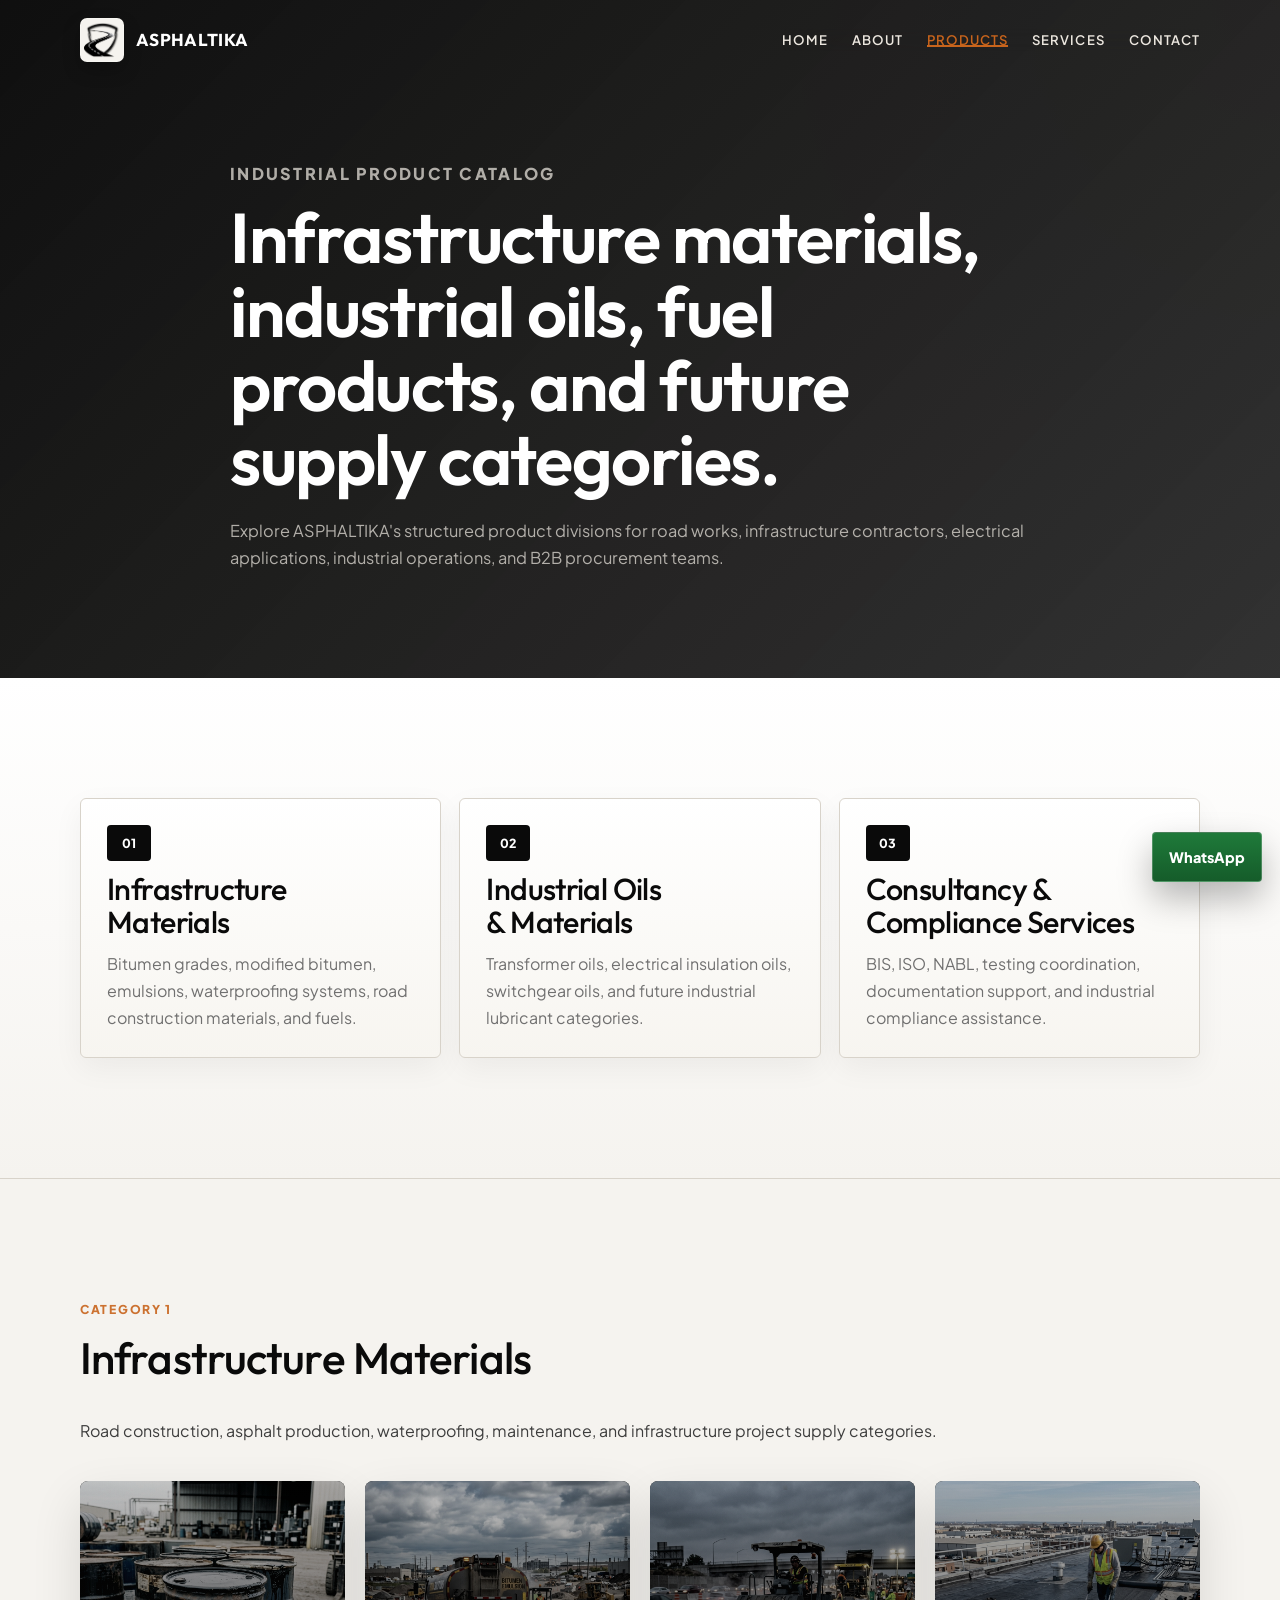
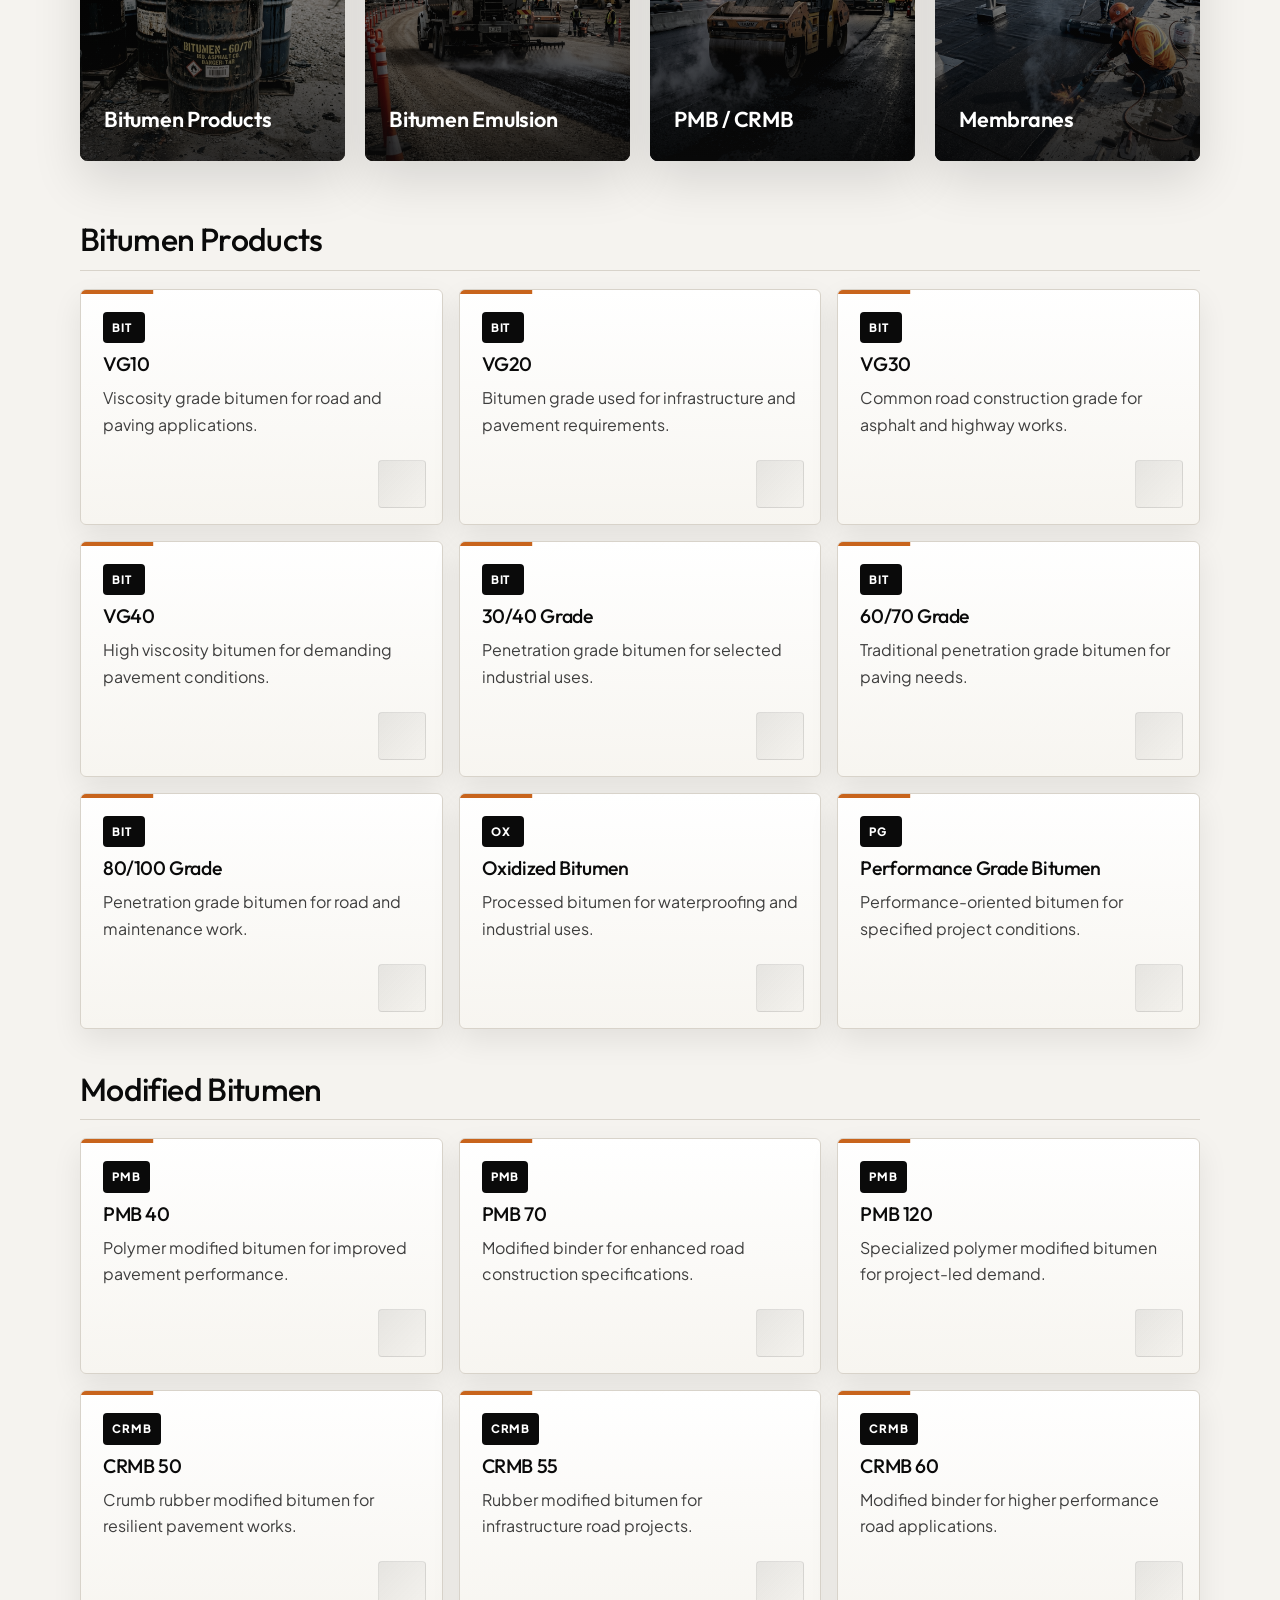
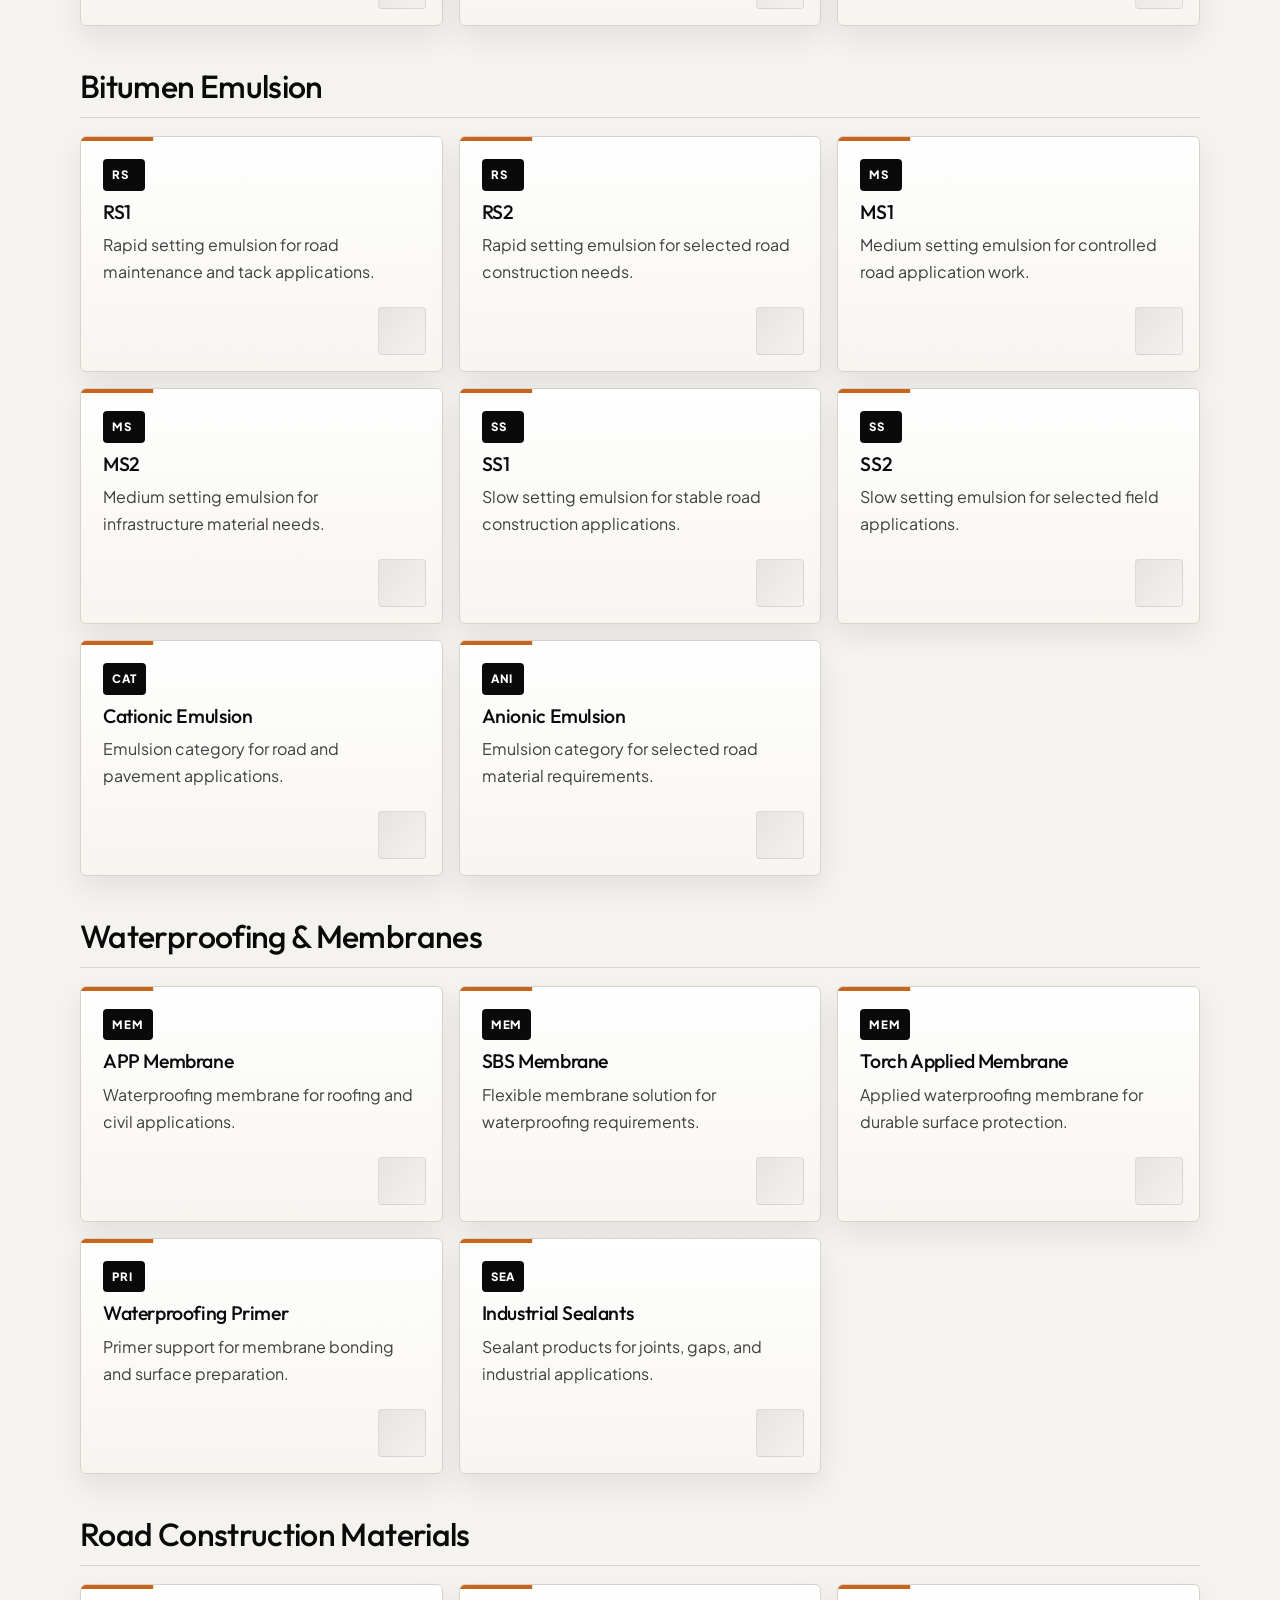
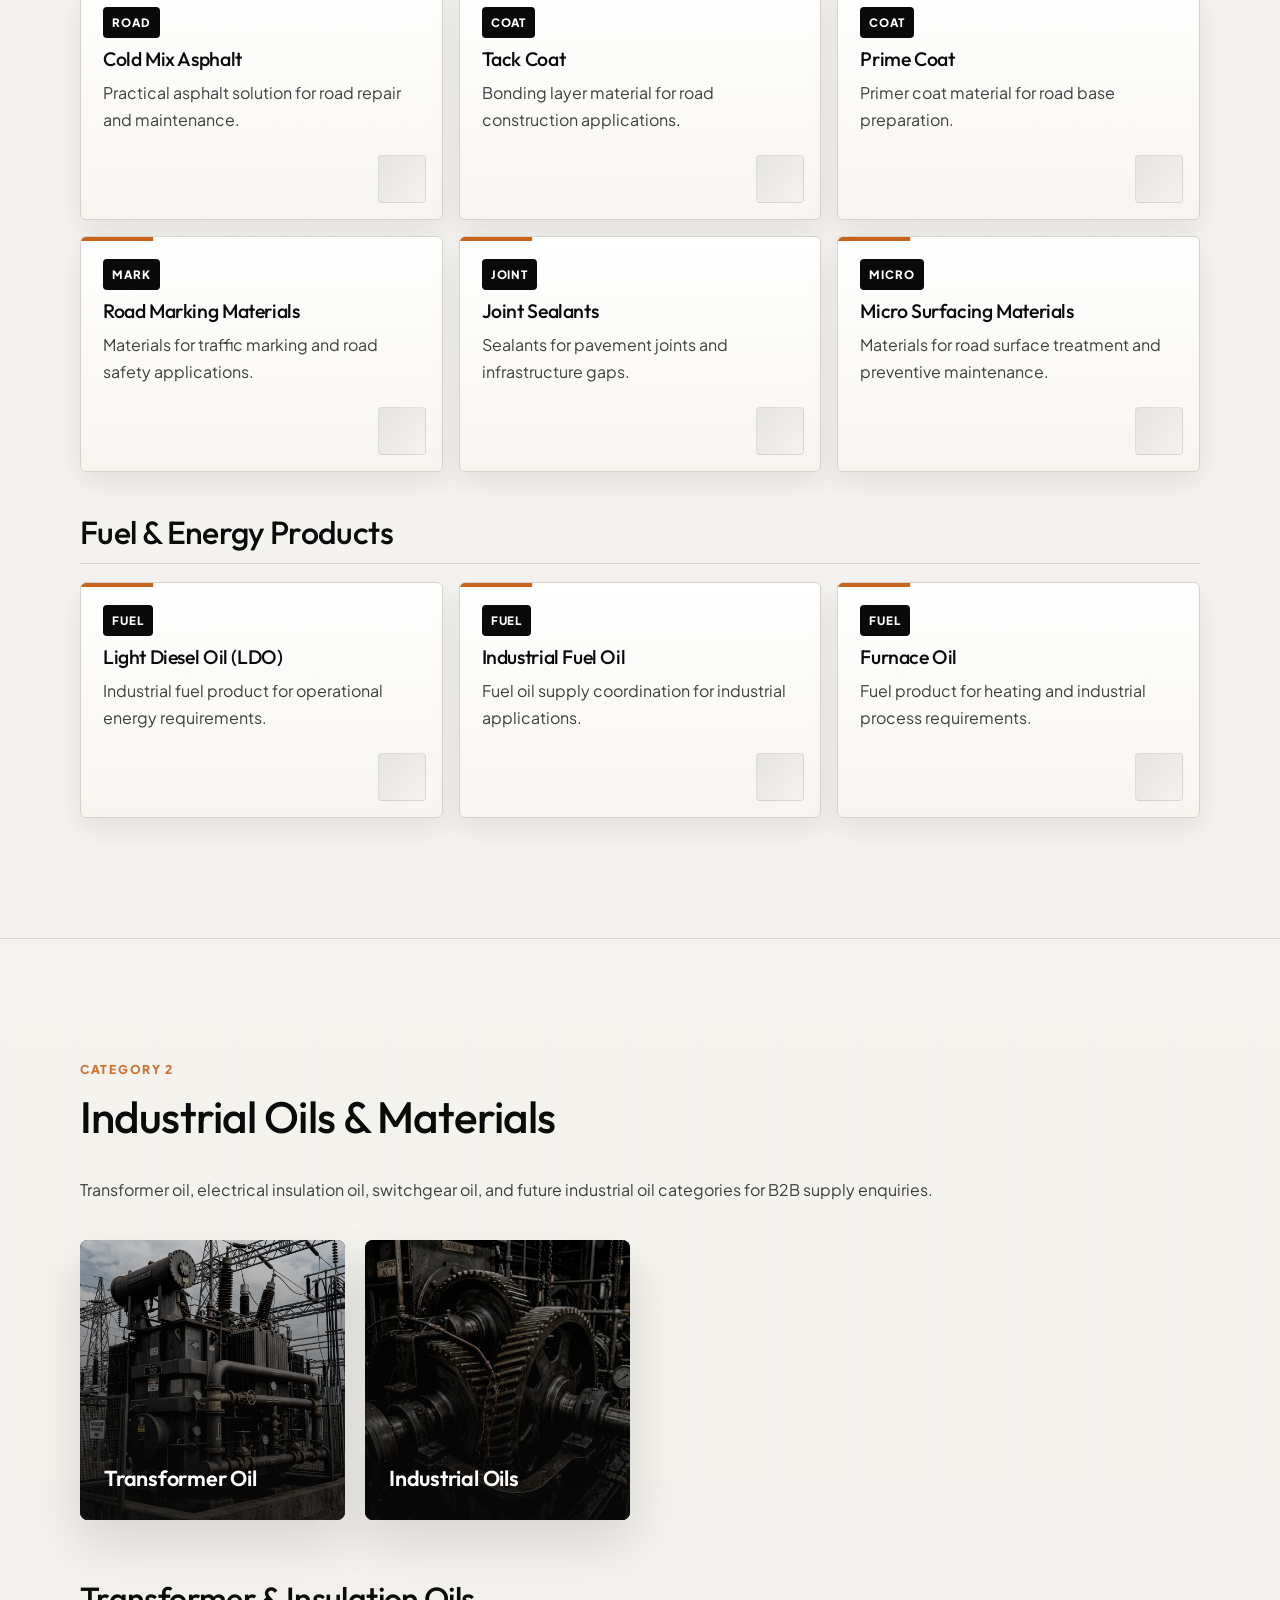
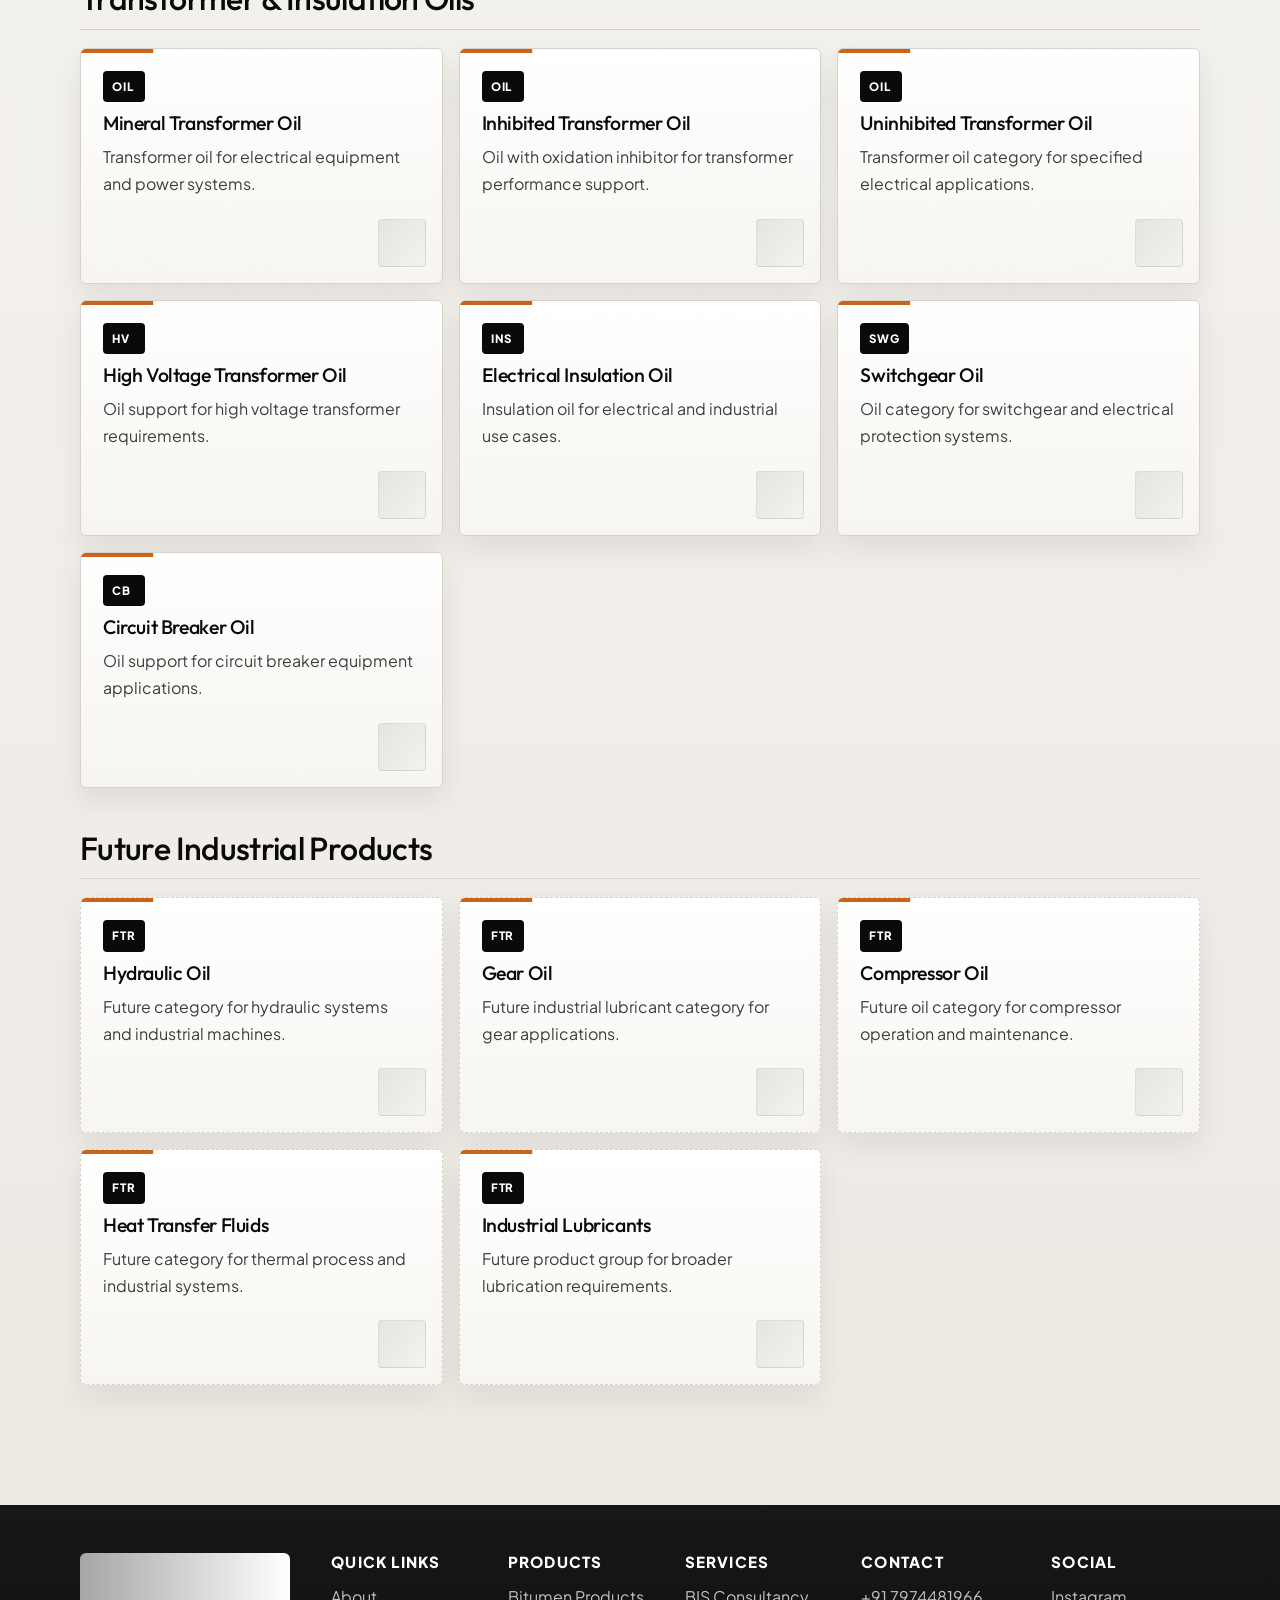
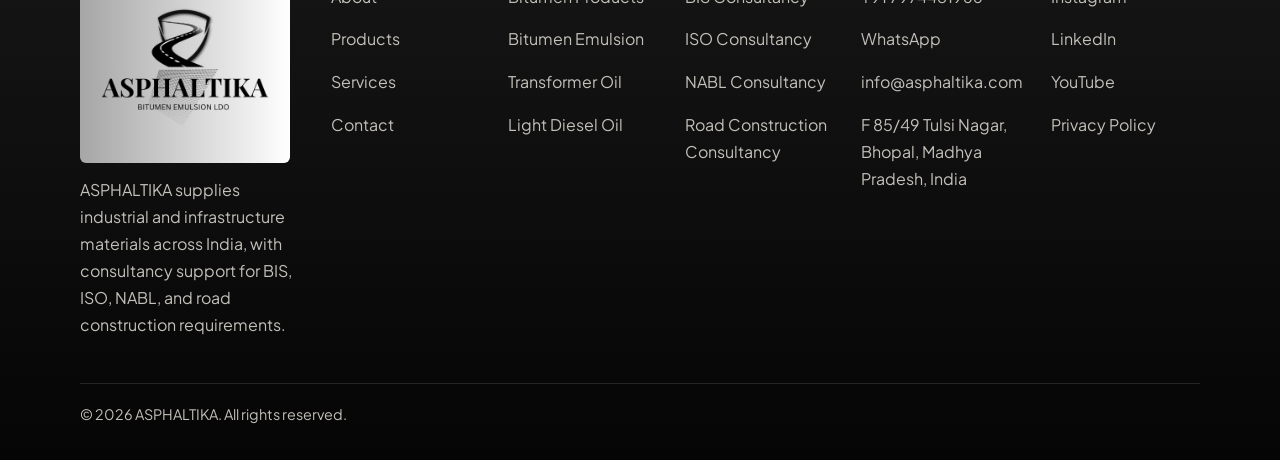
<file: products.html>
<!DOCTYPE html>
<html lang="en">
<head>
  <meta charset="UTF-8">
  <meta name="viewport" content="width=device-width, initial-scale=1.0">
  <meta name="description" content="ASPHALTIKA industrial product catalog for bitumen grades, modified bitumen, bitumen emulsion, waterproofing membranes, road construction materials, fuel products, transformer oil, and industrial oils.">
  <meta property="og:title" content="Products | ASPHALTIKA">
  <meta property="og:description" content="Structured industrial catalog for infrastructure materials, bitumen products, road construction materials, fuels, transformer oils, and future industrial products.">
  <meta property="og:type" content="website">
  <meta property="og:image" content="images/asphaltika-official-logo.jpg">
  <meta property="og:site_name" content="ASPHALTIKA">
  <title>Products | ASPHALTIKA</title>
  <link rel="icon" type="image/png" href="images/asphaltika-official-icon.png">
  <link rel="stylesheet" href="css/style.css">
</head>
<body>
  <header class="site-header">
    <nav class="navbar container" aria-label="Main navigation">
      <a class="brand" href="index.html"><img class="brand-logo brand-logo-icon" src="images/asphaltika-official-icon.png" alt="ASPHALTIKA logo icon" width="42" height="42" decoding="async"><span class="brand-name">ASPHALTIKA</span></a>
      <button class="nav-toggle" type="button" aria-expanded="false" aria-controls="primary-navigation"><span class="sr-only">Open menu</span><span></span><span></span><span></span></button>
      <ul class="nav-links" id="primary-navigation">
        <li><a href="index.html">Home</a></li>
        <li><a href="about.html">About</a></li>
        <li><a href="products.html" aria-current="page">Products</a></li>
        <li><a href="services.html">Services</a></li>
        <li><a href="contact.html">Contact</a></li>
      </ul>
    </nav>
  </header>

  <main>
    <section class="page-hero">
      <div class="container narrow">
        <p class="eyebrow">Industrial product catalog</p>
        <h1>Infrastructure materials, industrial oils, fuel products, and future supply categories.</h1>
        <p>Explore ASPHALTIKA's structured product divisions for road works, infrastructure contractors, electrical applications, industrial operations, and B2B procurement teams.</p>
      </div>
    </section>

    <section class="section catalog-intro">
      <div class="container division-grid">
        <a class="division-card" href="#infrastructure-materials">
          <span>01</span>
          <h2>Infrastructure Materials</h2>
          <p>Bitumen grades, modified bitumen, emulsions, waterproofing systems, road construction materials, and fuels.</p>
        </a>
        <a class="division-card" href="#industrial-oils">
          <span>02</span>
          <h2>Industrial Oils & Materials</h2>
          <p>Transformer oils, electrical insulation oils, switchgear oils, and future industrial lubricant categories.</p>
        </a>
        <a class="division-card" href="services.html">
          <span>03</span>
          <h2>Consultancy & Compliance Services</h2>
          <p>BIS, ISO, NABL, testing coordination, documentation support, and industrial compliance assistance.</p>
        </a>
      </div>
    </section>

    <section class="section catalog-section" id="infrastructure-materials">
      <div class="container section-heading">
        <p class="eyebrow">Category 1</p>
        <h2>Infrastructure Materials</h2>
        <p>Road construction, asphalt production, waterproofing, maintenance, and infrastructure project supply categories.</p>
      </div>
      <div class="container catalog-visual-strip">
        <figure><img src="images/visual-bitumen.png" alt="Bitumen product supply visual" loading="lazy" decoding="async"><figcaption>Bitumen Products</figcaption></figure>
        <figure><img src="images/visual-emulsion.png" alt="Bitumen emulsion supply visual" loading="lazy" decoding="async"><figcaption>Bitumen Emulsion</figcaption></figure>
        <figure><img src="images/visual-modified-bitumen.png" alt="Modified bitumen PMB and CRMB visual" loading="lazy" decoding="async"><figcaption>PMB / CRMB</figcaption></figure>
        <figure><img src="images/visual-membrane.png" alt="Waterproofing membrane sheets visual" loading="lazy" decoding="async"><figcaption>Membranes</figcaption></figure>
      </div>
      <div class="container catalog-block">
        <h3>Bitumen Products</h3>
        <div class="catalog-grid">
          <a class="catalog-card" href="contact.html"><span>BIT</span><h4>VG10</h4><p>Viscosity grade bitumen for road and paving applications.</p><small>Applications: road works, asphalt mixes, maintenance supply.</small></a>
          <a class="catalog-card" href="contact.html"><span>BIT</span><h4>VG20</h4><p>Bitumen grade used for infrastructure and pavement requirements.</p><small>Purpose: paving binder and project supply coordination.</small></a>
          <a class="catalog-card" href="contact.html"><span>BIT</span><h4>VG30</h4><p>Common road construction grade for asphalt and highway works.</p><small>Industries: contractors, road agencies, asphalt plants.</small></a>
          <a class="catalog-card" href="contact.html"><span>BIT</span><h4>VG40</h4><p>High viscosity bitumen for demanding pavement conditions.</p><small>Use: heavy traffic roads and performance-focused mixes.</small></a>
          <a class="catalog-card" href="contact.html"><span>BIT</span><h4>30/40 Grade</h4><p>Penetration grade bitumen for selected industrial uses.</p><small>Supply: project-based enquiry and coordination.</small></a>
          <a class="catalog-card" href="contact.html"><span>BIT</span><h4>60/70 Grade</h4><p>Traditional penetration grade bitumen for paving needs.</p><small>Applications: roads, civil works, asphalt production.</small></a>
          <a class="catalog-card" href="contact.html"><span>BIT</span><h4>80/100 Grade</h4><p>Penetration grade bitumen for road and maintenance work.</p><small>Purpose: flexible pavement and repair supply.</small></a>
          <a class="catalog-card" href="contact.html"><span>OX</span><h4>Oxidized Bitumen</h4><p>Processed bitumen for waterproofing and industrial uses.</p><small>Applications: membranes, sealing, industrial coatings.</small></a>
          <a class="catalog-card" href="contact.html"><span>PG</span><h4>Performance Grade Bitumen</h4><p>Performance-oriented bitumen for specified project conditions.</p><small>Use: specification-led road and infrastructure projects.</small></a>
        </div>
      </div>

      <div class="container catalog-block">
        <h3>Modified Bitumen</h3>
        <div class="catalog-grid">
          <a class="catalog-card" href="contact.html"><span>PMB</span><h4>PMB 40</h4><p>Polymer modified bitumen for improved pavement performance.</p><small>Use: roads requiring better durability and flexibility.</small></a>
          <a class="catalog-card" href="contact.html"><span>PMB</span><h4>PMB 70</h4><p>Modified binder for enhanced road construction specifications.</p><small>Applications: highways, urban roads, infrastructure works.</small></a>
          <a class="catalog-card" href="contact.html"><span>PMB</span><h4>PMB 120</h4><p>Specialized polymer modified bitumen for project-led demand.</p><small>Supply: specification-based coordination.</small></a>
          <a class="catalog-card" href="contact.html"><span>CRMB</span><h4>CRMB 50</h4><p>Crumb rubber modified bitumen for resilient pavement works.</p><small>Purpose: improved flexibility and road performance.</small></a>
          <a class="catalog-card" href="contact.html"><span>CRMB</span><h4>CRMB 55</h4><p>Rubber modified bitumen for infrastructure road projects.</p><small>Industries: road contractors and asphalt producers.</small></a>
          <a class="catalog-card" href="contact.html"><span>CRMB</span><h4>CRMB 60</h4><p>Modified binder for higher performance road applications.</p><small>Use: traffic-bearing pavement specifications.</small></a>
        </div>
      </div>

      <div class="container catalog-block">
        <h3>Bitumen Emulsion</h3>
        <div class="catalog-grid">
          <a class="catalog-card" href="contact.html"><span>RS</span><h4>RS1</h4><p>Rapid setting emulsion for road maintenance and tack applications.</p><small>Use: patching, surface dressing, field works.</small></a>
          <a class="catalog-card" href="contact.html"><span>RS</span><h4>RS2</h4><p>Rapid setting emulsion for selected road construction needs.</p><small>Supply: contractor and maintenance enquiries.</small></a>
          <a class="catalog-card" href="contact.html"><span>MS</span><h4>MS1</h4><p>Medium setting emulsion for controlled road application work.</p><small>Use: road mixes and project-specific requirements.</small></a>
          <a class="catalog-card" href="contact.html"><span>MS</span><h4>MS2</h4><p>Medium setting emulsion for infrastructure material needs.</p><small>Applications: road repairs and civil work coordination.</small></a>
          <a class="catalog-card" href="contact.html"><span>SS</span><h4>SS1</h4><p>Slow setting emulsion for stable road construction applications.</p><small>Purpose: mixing, priming, and maintenance work.</small></a>
          <a class="catalog-card" href="contact.html"><span>SS</span><h4>SS2</h4><p>Slow setting emulsion for selected field applications.</p><small>Industries: road contractors and maintenance teams.</small></a>
          <a class="catalog-card" href="contact.html"><span>CAT</span><h4>Cationic Emulsion</h4><p>Emulsion category for road and pavement applications.</p><small>Use: specification-based supply support.</small></a>
          <a class="catalog-card" href="contact.html"><span>ANI</span><h4>Anionic Emulsion</h4><p>Emulsion category for selected road material requirements.</p><small>Supply: enquiry-based coordination.</small></a>
        </div>
      </div>

      <div class="container catalog-block">
        <h3>Waterproofing & Membranes</h3>
        <div class="catalog-grid">
          <a class="catalog-card" href="contact.html"><span>MEM</span><h4>APP Membrane</h4><p>Waterproofing membrane for roofing and civil applications.</p><small>Use: industrial roofing and waterproofing systems.</small></a>
          <a class="catalog-card" href="contact.html"><span>MEM</span><h4>SBS Membrane</h4><p>Flexible membrane solution for waterproofing requirements.</p><small>Applications: roofs, basements, infrastructure surfaces.</small></a>
          <a class="catalog-card" href="contact.html"><span>MEM</span><h4>Torch Applied Membrane</h4><p>Applied waterproofing membrane for durable surface protection.</p><small>Purpose: site waterproofing and protection layers.</small></a>
          <a class="catalog-card" href="contact.html"><span>PRI</span><h4>Waterproofing Primer</h4><p>Primer support for membrane bonding and surface preparation.</p><small>Use: waterproofing system preparation.</small></a>
          <a class="catalog-card" href="contact.html"><span>SEA</span><h4>Industrial Sealants</h4><p>Sealant products for joints, gaps, and industrial applications.</p><small>Industries: civil, industrial, and maintenance works.</small></a>
        </div>
      </div>

      <div class="container catalog-block">
        <h3>Road Construction Materials</h3>
        <div class="catalog-grid">
          <a class="catalog-card" href="contact.html"><span>ROAD</span><h4>Cold Mix Asphalt</h4><p>Practical asphalt solution for road repair and maintenance.</p><small>Use: pothole repair, patching, maintenance teams.</small></a>
          <a class="catalog-card" href="contact.html"><span>COAT</span><h4>Tack Coat</h4><p>Bonding layer material for road construction applications.</p><small>Purpose: layer bonding and pavement works.</small></a>
          <a class="catalog-card" href="contact.html"><span>COAT</span><h4>Prime Coat</h4><p>Primer coat material for road base preparation.</p><small>Use: base layer treatment and construction support.</small></a>
          <a class="catalog-card" href="contact.html"><span>MARK</span><h4>Road Marking Materials</h4><p>Materials for traffic marking and road safety applications.</p><small>Industries: roads, contractors, maintenance agencies.</small></a>
          <a class="catalog-card" href="contact.html"><span>JOINT</span><h4>Joint Sealants</h4><p>Sealants for pavement joints and infrastructure gaps.</p><small>Purpose: joint protection and maintenance work.</small></a>
          <a class="catalog-card" href="contact.html"><span>MICRO</span><h4>Micro Surfacing Materials</h4><p>Materials for road surface treatment and preventive maintenance.</p><small>Use: surface renewal and road rehabilitation.</small></a>
        </div>
      </div>

      <div class="container catalog-block">
        <h3>Fuel & Energy Products</h3>
        <div class="catalog-grid">
          <a class="catalog-card" href="contact.html"><span>FUEL</span><h4>Light Diesel Oil (LDO)</h4><p>Industrial fuel product for operational energy requirements.</p><small>Industries: plants, facilities, and industrial users.</small></a>
          <a class="catalog-card" href="contact.html"><span>FUEL</span><h4>Industrial Fuel Oil</h4><p>Fuel oil supply coordination for industrial applications.</p><small>Supply: business enquiry and volume coordination.</small></a>
          <a class="catalog-card" href="contact.html"><span>FUEL</span><h4>Furnace Oil</h4><p>Fuel product for heating and industrial process requirements.</p><small>Use: industrial heating and process energy.</small></a>
        </div>
      </div>
    </section>

    <section class="section section-muted catalog-section" id="industrial-oils">
      <div class="container section-heading">
        <p class="eyebrow">Category 2</p>
        <h2>Industrial Oils & Materials</h2>
        <p>Transformer oil, electrical insulation oil, switchgear oil, and future industrial oil categories for B2B supply enquiries.</p>
      </div>
      <div class="container catalog-visual-strip">
        <figure><img src="images/visual-transformer-oil.png" alt="Transformer oil electrical equipment visual" loading="lazy" decoding="async"><figcaption>Transformer Oil</figcaption></figure>
        <figure><img src="images/visual-industrial-oil.png" alt="Industrial oils and materials visual" loading="lazy" decoding="async"><figcaption>Industrial Oils</figcaption></figure>
      </div>
      <div class="container catalog-block">
        <h3>Transformer & Insulation Oils</h3>
        <div class="catalog-grid">
          <a class="catalog-card" href="contact.html"><span>OIL</span><h4>Mineral Transformer Oil</h4><p>Transformer oil for electrical equipment and power systems.</p><small>Use: transformers, utilities, industrial electrical assets.</small></a>
          <a class="catalog-card" href="contact.html"><span>OIL</span><h4>Inhibited Transformer Oil</h4><p>Oil with oxidation inhibitor for transformer performance support.</p><small>Purpose: longer service life and electrical insulation.</small></a>
          <a class="catalog-card" href="contact.html"><span>OIL</span><h4>Uninhibited Transformer Oil</h4><p>Transformer oil category for specified electrical applications.</p><small>Supply: specification-led industrial enquiries.</small></a>
          <a class="catalog-card" href="contact.html"><span>HV</span><h4>High Voltage Transformer Oil</h4><p>Oil support for high voltage transformer requirements.</p><small>Industries: power, electrical, and industrial facilities.</small></a>
          <a class="catalog-card" href="contact.html"><span>INS</span><h4>Electrical Insulation Oil</h4><p>Insulation oil for electrical and industrial use cases.</p><small>Purpose: insulation, cooling, and equipment support.</small></a>
          <a class="catalog-card" href="contact.html"><span>SWG</span><h4>Switchgear Oil</h4><p>Oil category for switchgear and electrical protection systems.</p><small>Use: electrical equipment and maintenance work.</small></a>
          <a class="catalog-card" href="contact.html"><span>CB</span><h4>Circuit Breaker Oil</h4><p>Oil support for circuit breaker equipment applications.</p><small>Industries: power distribution and electrical maintenance.</small></a>
        </div>
      </div>
      <div class="container catalog-block">
        <h3>Future Industrial Products</h3>
        <div class="catalog-grid">
          <a class="catalog-card future-card" href="contact.html"><span>FTR</span><h4>Hydraulic Oil</h4><p>Future category for hydraulic systems and industrial machines.</p><small>Status: planned product category for future expansion.</small></a>
          <a class="catalog-card future-card" href="contact.html"><span>FTR</span><h4>Gear Oil</h4><p>Future industrial lubricant category for gear applications.</p><small>Use: machinery, drives, and industrial maintenance.</small></a>
          <a class="catalog-card future-card" href="contact.html"><span>FTR</span><h4>Compressor Oil</h4><p>Future oil category for compressor operation and maintenance.</p><small>Industries: manufacturing and industrial utilities.</small></a>
          <a class="catalog-card future-card" href="contact.html"><span>FTR</span><h4>Heat Transfer Fluids</h4><p>Future category for thermal process and industrial systems.</p><small>Purpose: temperature control and process applications.</small></a>
          <a class="catalog-card future-card" href="contact.html"><span>FTR</span><h4>Industrial Lubricants</h4><p>Future product group for broader lubrication requirements.</p><small>Supply: scalable industrial product expansion.</small></a>
        </div>
      </div>
    </section>
  </main>

  <footer class="site-footer">
    <div class="container footer-grid">
      <div class="footer-overview"><a class="brand footer-brand" href="index.html"><img class="footer-logo" src="images/asphaltika-official-logo.jpg" alt="ASPHALTIKA official logo" width="500" height="500" loading="lazy" decoding="async"></a><p>ASPHALTIKA supplies industrial and infrastructure materials across India, with consultancy support for BIS, ISO, NABL, and road construction requirements.</p></div>
      <div><h2>Quick Links</h2><p><a href="about.html">About</a></p><p><a href="products.html">Products</a></p><p><a href="services.html">Services</a></p><p><a href="contact.html">Contact</a></p></div>
      <div><h2>Products</h2><p>Bitumen Products</p><p>Bitumen Emulsion</p><p>Transformer Oil</p><p>Light Diesel Oil</p></div>
      <div><h2>Services</h2><p>BIS Consultancy</p><p>ISO Consultancy</p><p>NABL Consultancy</p><p>Road Construction Consultancy</p></div>
      <div><h2>Contact</h2><p><a href="tel:+917974481966">+91 7974481966</a></p><p><a href="https://wa.me/917974481966" target="_blank" rel="noopener">WhatsApp</a></p><p><a href="mailto:info@asphaltika.com">info@asphaltika.com</a></p><p>F 85/49 Tulsi Nagar, Bhopal, Madhya Pradesh, India</p></div>
      <div><h2>Social</h2><p><a href="https://www.instagram.com/nivesh_jai" target="_blank" rel="noopener">Instagram</a></p><p><a href="https://www.linkedin.com/in/nivesh-jain-99b6181a4" target="_blank" rel="noopener">LinkedIn</a></p><p><a href="https://youtube.com/@asphaltika" target="_blank" rel="noopener">YouTube</a></p><p><a href="privacy-policy.html">Privacy Policy</a></p></div>
    </div>
    <div class="container footer-bottom"><p>&copy; <span id="current-year">2026</span> ASPHALTIKA. All rights reserved.</p></div>
  </footer>
  <a class="floating-whatsapp" href="https://wa.me/917974481966" target="_blank" rel="noopener" aria-label="Chat with ASPHALTIKA on WhatsApp">WhatsApp</a>
  <script src="js/script.js"></script>
</body>
</html>
</file>
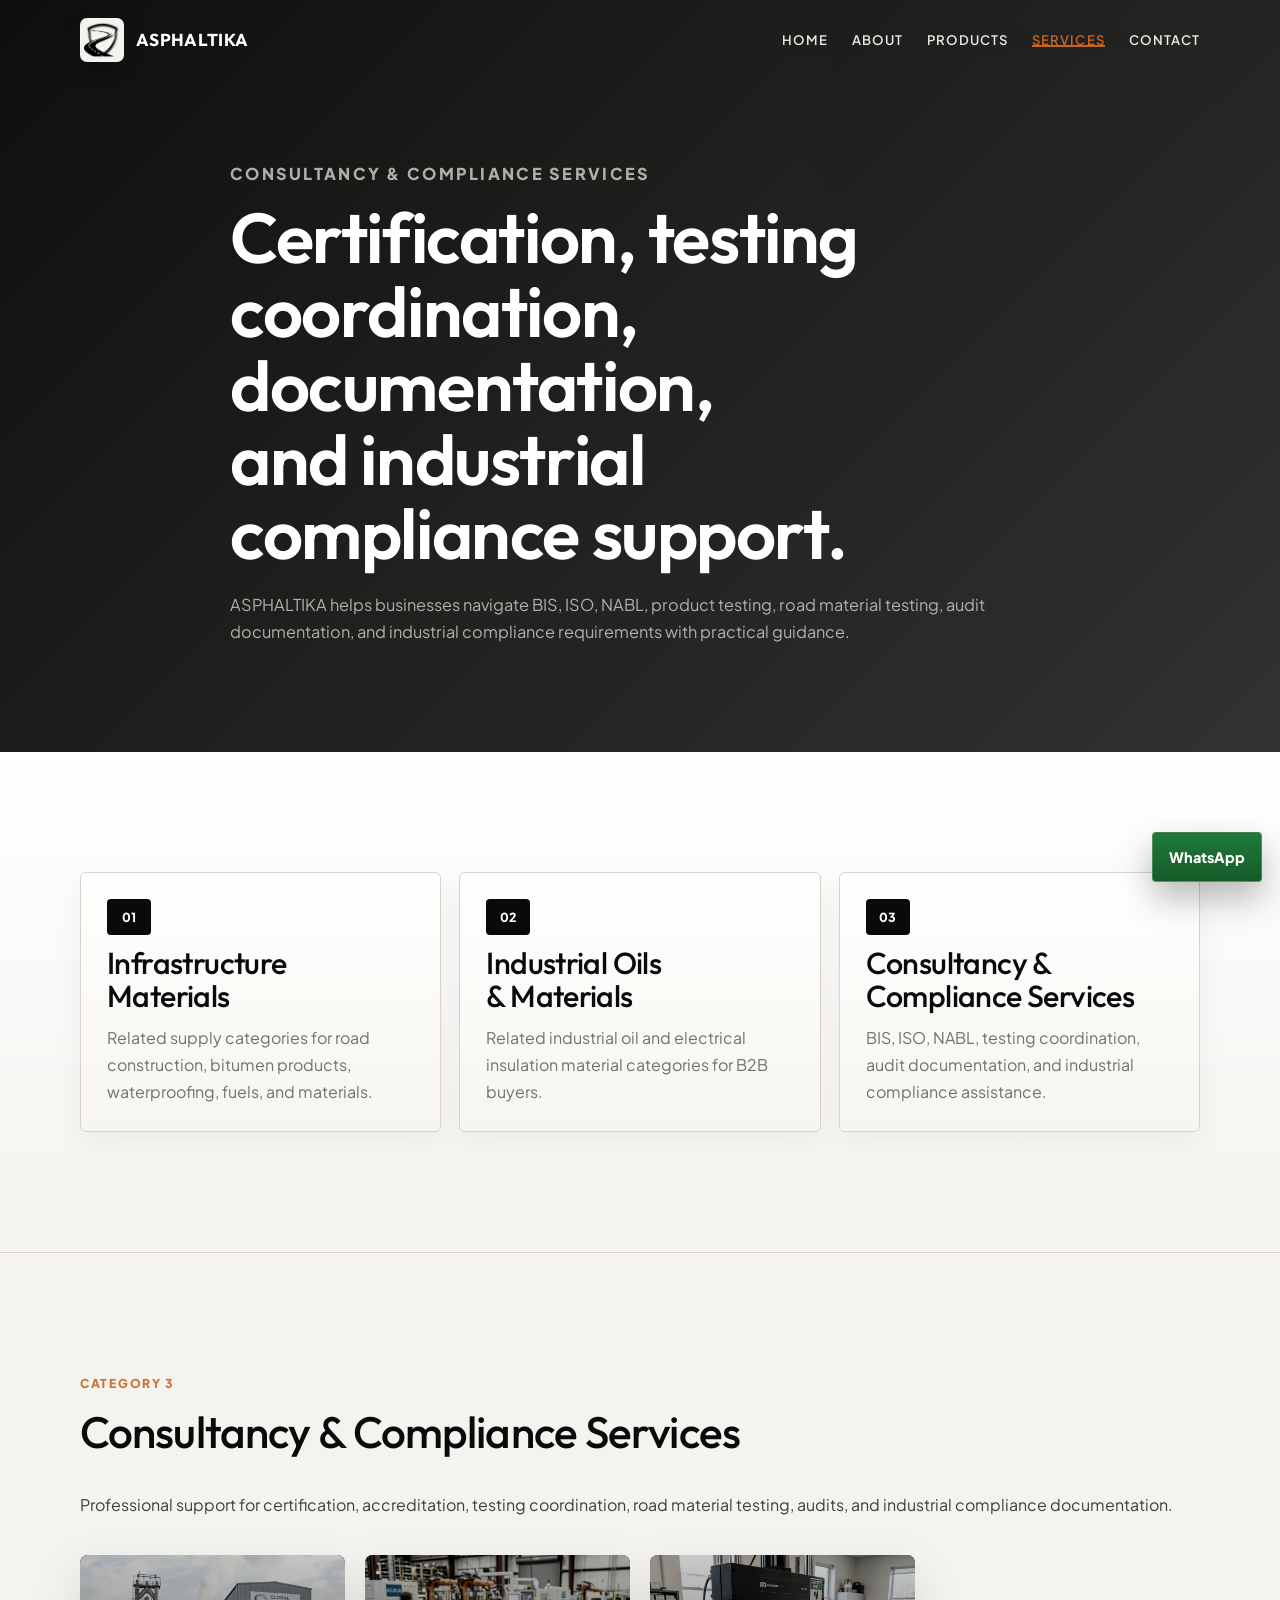
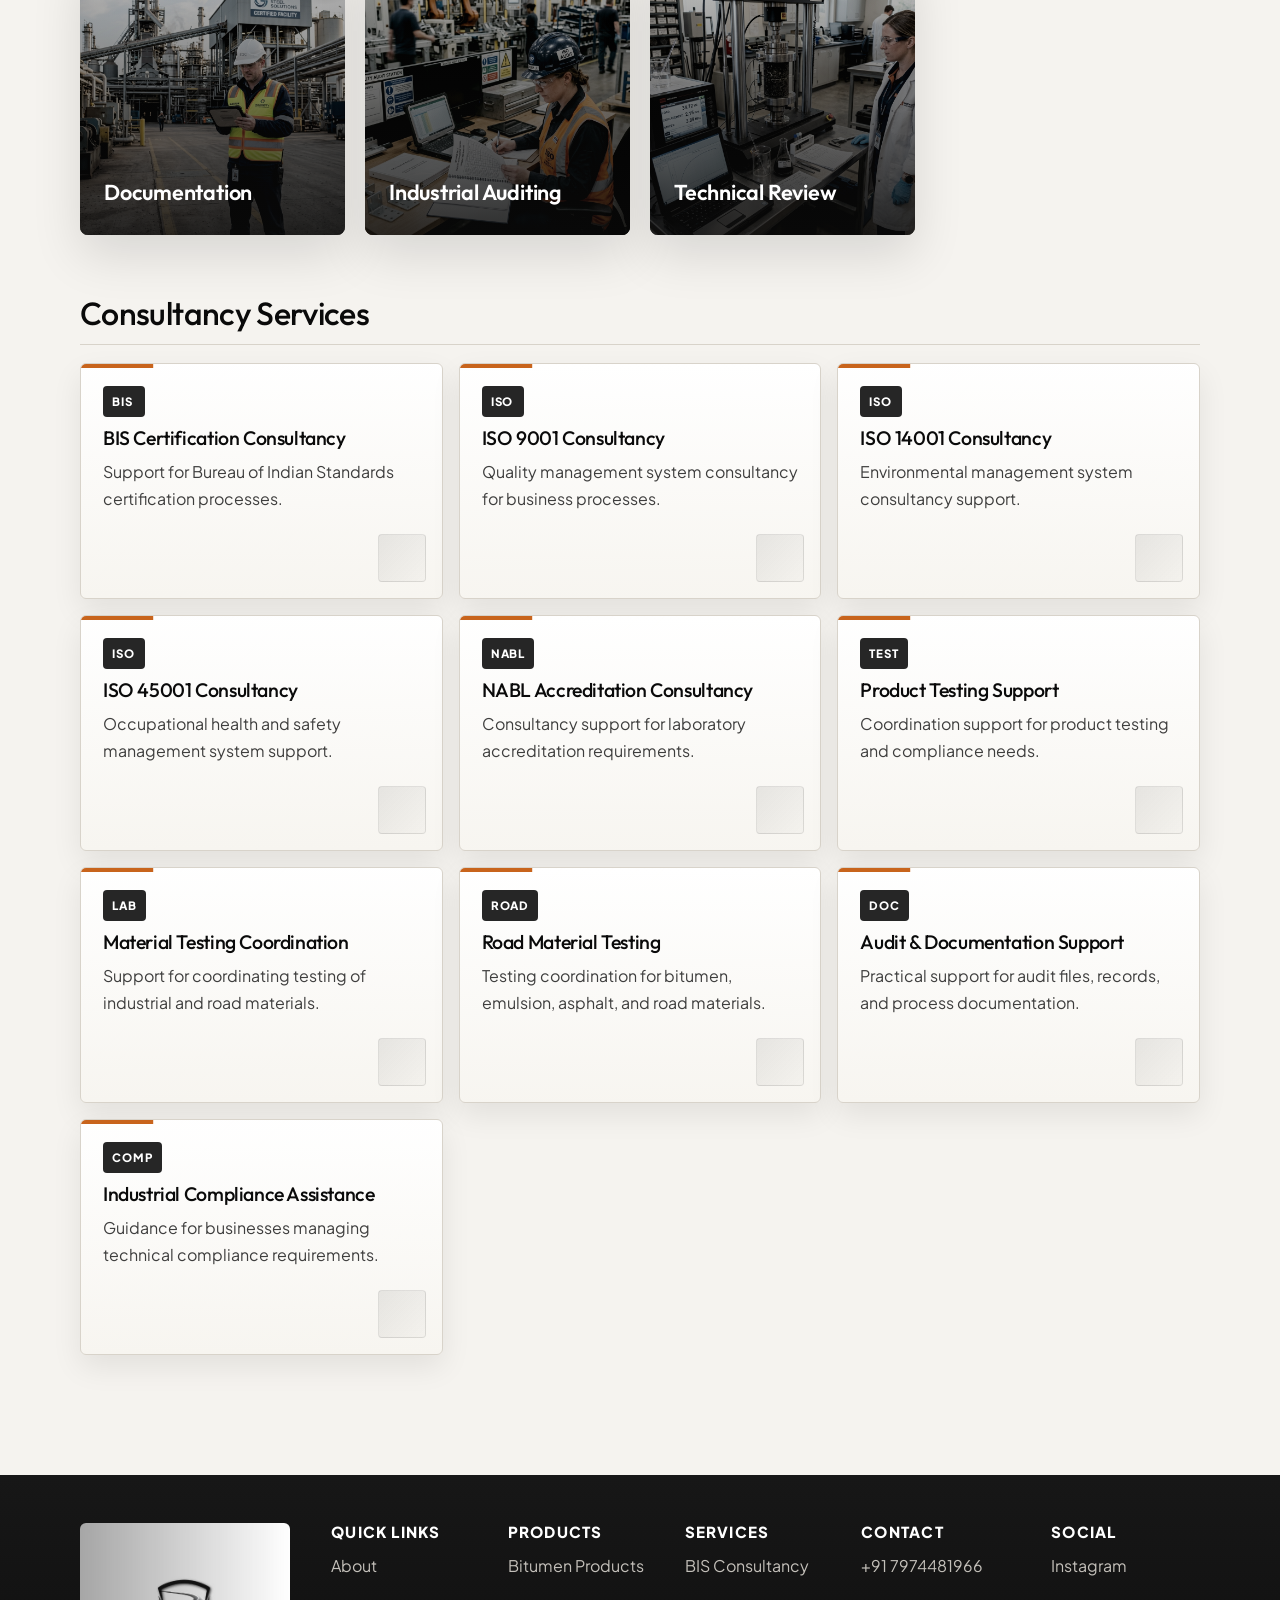
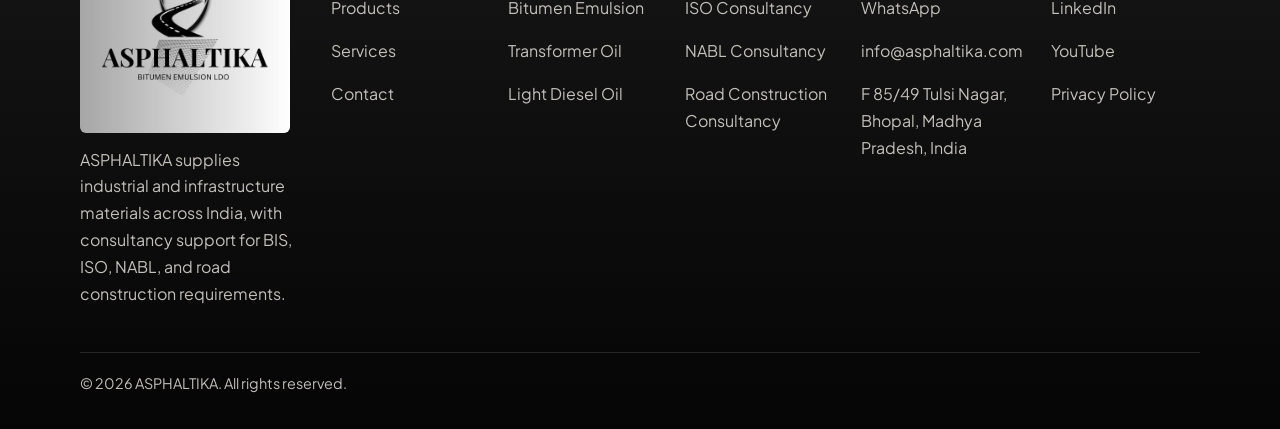
<file: services.html>
<!DOCTYPE html>
<html lang="en">
<head>
  <meta charset="UTF-8">
  <meta name="viewport" content="width=device-width, initial-scale=1.0">
  <meta name="description" content="ASPHALTIKA consultancy catalog for BIS certification, ISO 9001, ISO 14001, ISO 45001, NABL accreditation, product testing, material testing, road material testing, audit documentation, and industrial compliance support.">
  <meta property="og:title" content="Services | ASPHALTIKA">
  <meta property="og:description" content="Structured consultancy and compliance services for BIS, ISO, NABL, product testing, road material testing, documentation, audits, and industrial compliance assistance.">
  <meta property="og:type" content="website">
  <meta property="og:image" content="images/asphaltika-official-logo.jpg">
  <meta property="og:site_name" content="ASPHALTIKA">
  <title>Services | ASPHALTIKA</title>
  <link rel="icon" type="image/png" href="images/asphaltika-official-icon.png">
  <link rel="stylesheet" href="css/style.css">
</head>
<body>
  <header class="site-header">
    <nav class="navbar container" aria-label="Main navigation">
      <a class="brand" href="index.html"><img class="brand-logo brand-logo-icon" src="images/asphaltika-official-icon.png" alt="ASPHALTIKA logo icon" width="42" height="42" decoding="async"><span class="brand-name">ASPHALTIKA</span></a>
      <button class="nav-toggle" type="button" aria-expanded="false" aria-controls="primary-navigation"><span class="sr-only">Open menu</span><span></span><span></span><span></span></button>
      <ul class="nav-links" id="primary-navigation">
        <li><a href="index.html">Home</a></li>
        <li><a href="about.html">About</a></li>
        <li><a href="products.html">Products</a></li>
        <li><a href="services.html" aria-current="page">Services</a></li>
        <li><a href="contact.html">Contact</a></li>
      </ul>
    </nav>
  </header>

  <main>
    <section class="page-hero">
      <div class="container narrow">
        <p class="eyebrow">Consultancy & compliance services</p>
        <h1>Certification, testing coordination, documentation, and industrial compliance support.</h1>
        <p>ASPHALTIKA helps businesses navigate BIS, ISO, NABL, product testing, road material testing, audit documentation, and industrial compliance requirements with practical guidance.</p>
      </div>
    </section>

    <section class="section catalog-intro">
      <div class="container division-grid">
        <a class="division-card" href="products.html#infrastructure-materials">
          <span>01</span>
          <h2>Infrastructure Materials</h2>
          <p>Related supply categories for road construction, bitumen products, waterproofing, fuels, and materials.</p>
        </a>
        <a class="division-card" href="products.html#industrial-oils">
          <span>02</span>
          <h2>Industrial Oils & Materials</h2>
          <p>Related industrial oil and electrical insulation material categories for B2B buyers.</p>
        </a>
        <a class="division-card" href="#consultancy-services">
          <span>03</span>
          <h2>Consultancy & Compliance Services</h2>
          <p>BIS, ISO, NABL, testing coordination, audit documentation, and industrial compliance assistance.</p>
        </a>
      </div>
    </section>

    <section class="section catalog-section" id="consultancy-services">
      <div class="container section-heading">
        <p class="eyebrow">Category 3</p>
        <h2>Consultancy & Compliance Services</h2>
        <p>Professional support for certification, accreditation, testing coordination, road material testing, audits, and industrial compliance documentation.</p>
      </div>
      <div class="container catalog-visual-strip">
        <figure><img src="images/visual-consultancy.png" alt="Compliance documentation and consultancy review visual" loading="lazy" decoding="async"><figcaption>Documentation</figcaption></figure>
        <figure><img src="images/visual-industrial-auditing.png" alt="Industrial audit and infrastructure review visual" loading="lazy" decoding="async"><figcaption>Industrial Auditing</figcaption></figure>
        <figure><img src="images/visual-technical-review.png" alt="Technical review and business support visual" loading="lazy" decoding="async"><figcaption>Technical Review</figcaption></figure>
      </div>
      <div class="container catalog-block">
        <h3>Consultancy Services</h3>
        <div class="catalog-grid">
          <a class="catalog-card service-catalog-card" href="contact.html"><span>BIS</span><h4>BIS Certification Consultancy</h4><p>Support for Bureau of Indian Standards certification processes.</p><small>Purpose: documentation, coordination, and compliance guidance.</small></a>
          <a class="catalog-card service-catalog-card" href="contact.html"><span>ISO</span><h4>ISO 9001 Consultancy</h4><p>Quality management system consultancy for business processes.</p><small>Use: quality documentation and audit readiness.</small></a>
          <a class="catalog-card service-catalog-card" href="contact.html"><span>ISO</span><h4>ISO 14001 Consultancy</h4><p>Environmental management system consultancy support.</p><small>Industries: manufacturing, industrial, and infrastructure businesses.</small></a>
          <a class="catalog-card service-catalog-card" href="contact.html"><span>ISO</span><h4>ISO 45001 Consultancy</h4><p>Occupational health and safety management system support.</p><small>Purpose: safety documentation and compliance readiness.</small></a>
          <a class="catalog-card service-catalog-card" href="contact.html"><span>NABL</span><h4>NABL Accreditation Consultancy</h4><p>Consultancy support for laboratory accreditation requirements.</p><small>Use: lab process alignment and documentation support.</small></a>
          <a class="catalog-card service-catalog-card" href="contact.html"><span>TEST</span><h4>Product Testing Support</h4><p>Coordination support for product testing and compliance needs.</p><small>Industries: product suppliers and industrial businesses.</small></a>
          <a class="catalog-card service-catalog-card" href="contact.html"><span>LAB</span><h4>Material Testing Coordination</h4><p>Support for coordinating testing of industrial and road materials.</p><small>Purpose: test planning, coordination, and documentation.</small></a>
          <a class="catalog-card service-catalog-card" href="contact.html"><span>ROAD</span><h4>Road Material Testing</h4><p>Testing coordination for bitumen, emulsion, asphalt, and road materials.</p><small>Use: road construction and infrastructure quality support.</small></a>
          <a class="catalog-card service-catalog-card" href="contact.html"><span>DOC</span><h4>Audit & Documentation Support</h4><p>Practical support for audit files, records, and process documentation.</p><small>Purpose: audit readiness and compliance presentation.</small></a>
          <a class="catalog-card service-catalog-card" href="contact.html"><span>COMP</span><h4>Industrial Compliance Assistance</h4><p>Guidance for businesses managing technical compliance requirements.</p><small>Use: industrial operations, certifications, and process controls.</small></a>
        </div>
      </div>
    </section>
  </main>

  <footer class="site-footer">
    <div class="container footer-grid">
      <div class="footer-overview"><a class="brand footer-brand" href="index.html"><img class="footer-logo" src="images/asphaltika-official-logo.jpg" alt="ASPHALTIKA official logo" width="500" height="500" loading="lazy" decoding="async"></a><p>ASPHALTIKA supplies industrial and infrastructure materials across India, with consultancy support for BIS, ISO, NABL, and road construction requirements.</p></div>
      <div><h2>Quick Links</h2><p><a href="about.html">About</a></p><p><a href="products.html">Products</a></p><p><a href="services.html">Services</a></p><p><a href="contact.html">Contact</a></p></div>
      <div><h2>Products</h2><p>Bitumen Products</p><p>Bitumen Emulsion</p><p>Transformer Oil</p><p>Light Diesel Oil</p></div>
      <div><h2>Services</h2><p>BIS Consultancy</p><p>ISO Consultancy</p><p>NABL Consultancy</p><p>Road Construction Consultancy</p></div>
      <div><h2>Contact</h2><p><a href="tel:+917974481966">+91 7974481966</a></p><p><a href="https://wa.me/917974481966" target="_blank" rel="noopener">WhatsApp</a></p><p><a href="mailto:info@asphaltika.com">info@asphaltika.com</a></p><p>F 85/49 Tulsi Nagar, Bhopal, Madhya Pradesh, India</p></div>
      <div><h2>Social</h2><p><a href="https://www.instagram.com/nivesh_jai" target="_blank" rel="noopener">Instagram</a></p><p><a href="https://www.linkedin.com/in/nivesh-jain-99b6181a4" target="_blank" rel="noopener">LinkedIn</a></p><p><a href="https://youtube.com/@asphaltika" target="_blank" rel="noopener">YouTube</a></p><p><a href="privacy-policy.html">Privacy Policy</a></p></div>
    </div>
    <div class="container footer-bottom"><p>&copy; <span id="current-year">2026</span> ASPHALTIKA. All rights reserved.</p></div>
  </footer>
  <a class="floating-whatsapp" href="https://wa.me/917974481966" target="_blank" rel="noopener" aria-label="Chat with ASPHALTIKA on WhatsApp">WhatsApp</a>
  <script src="js/script.js"></script>
</body>
</html>
</file>
<file: css/style.css>
@import url('https://fonts.googleapis.com/css2?family=Outfit:wght@300;400;500;600;700;900&family=Plus+Jakarta+Sans:wght@300;400;500;600;700;800&display=swap');

:root {
  --primary: #0A0A0A;
  --secondary: #171717;
  --graphite: #262626;
  --steel: #525252;
  --steel-light: #A3A3A3;
  --accent: #C8641C;
  --accent-dark: #8F3F12;
  --light: #F5F3EF;
  --surface: #FFFFFF;
  --surface-2: #EDEAE4;
  --text: #2A2A2A;
  --muted: #626262;
  --line: #D8D3CA;
  --white: #FFFFFF;
  --shadow: 0 10px 30px rgba(10, 10, 10, 0.05);
  --shadow-strong: 0 20px 50px rgba(10, 10, 10, 0.12);
  --heading-font: 'Outfit', -apple-system, BlinkMacSystemFont, 'Segoe UI', Roboto, Helvetica, Arial, sans-serif;
  --body-font: 'Plus Jakarta Sans', -apple-system, BlinkMacSystemFont, 'Segoe UI', Roboto, Helvetica, Arial, sans-serif;
}

* {
  box-sizing: border-box;
}

html {
  scroll-behavior: smooth;
}

body {
  margin: 0;
  font-family: var(--body-font);
  font-weight: 400;
  color: var(--text);
  background: var(--light);
  line-height: 1.68;
  text-rendering: optimizeLegibility;
  -webkit-font-smoothing: antialiased;
  -moz-osx-font-smoothing: grayscale;
}

img {
  display: block;
  max-width: 100%;
}

a {
  color: inherit;
  text-decoration: none;
}

p {
  margin-top: 0;
  color: var(--text);
  opacity: 0.9;
}

h1,
h2,
h3,
h4 {
  margin-top: 0;
  color: var(--primary);
  font-family: var(--heading-font);
  font-weight: 500;
  letter-spacing: -0.02em;
  line-height: 1.15;
  text-wrap: balance;
}

.container {
  width: min(100% - 32px, 1120px);
  margin-inline: auto;
}

.narrow {
  max-width: 820px;
}

.sr-only {
  position: absolute;
  width: 1px;
  height: 1px;
  padding: 0;
  margin: -1px;
  overflow: hidden;
  clip: rect(0, 0, 0, 0);
  white-space: nowrap;
  border: 0;
}

.site-header {
  position: fixed;
  top: 0;
  left: 0;
  width: 100%;
  z-index: 100;
  background: transparent;
  border-bottom: 1px solid transparent;
  transition: background-color 0.3s ease, border-color 0.3s ease, backdrop-filter 0.3s ease, -webkit-backdrop-filter 0.3s ease;
}

.site-header.scrolled {
  background: rgba(10, 10, 10, 0.82);
  border-bottom: 1px solid rgba(255, 255, 255, 0.05);
  backdrop-filter: blur(20px);
  -webkit-backdrop-filter: blur(20px);
  box-shadow: 0 10px 30px rgba(0, 0, 0, 0.15);
}

.navbar {
  min-height: 80px;
  display: flex;
  align-items: center;
  justify-content: space-between;
  gap: 18px;
  transition: min-height 0.3s ease;
}

.site-header.scrolled .navbar {
  min-height: 70px;
}

.brand {
  display: inline-flex;
  align-items: center;
  gap: 12px;
  color: var(--white);
  font-weight: 700;
}

.brand-logo {
  width: 44px;
  height: 44px;
  object-fit: contain;
  flex: 0 0 auto;
}

.brand-logo-icon {
  padding: 3px;
  border: 1px solid rgba(255, 255, 255, 0.2);
  border-radius: 7px;
  background: var(--light);
  box-shadow: 0 8px 18px rgba(0, 0, 0, 0.24);
}

.brand-name {
  font-family: var(--heading-font);
  font-size: 1.08rem;
  font-weight: 700;
  letter-spacing: 0.02em;
}

.nav-toggle {
  width: 44px;
  height: 44px;
  display: grid;
  gap: 5px;
  align-content: center;
  padding: 0 10px;
  border: 1px solid rgba(255, 255, 255, 0.18);
  border-radius: 4px;
  background: rgba(255, 255, 255, 0.04);
  cursor: pointer;
}

.nav-toggle span:not(.sr-only) {
  height: 2px;
  background: var(--white);
  border-radius: 999px;
}

.nav-links {
  position: absolute;
  top: 100%;
  left: 0;
  right: 0;
  display: none;
  margin: 0;
  padding: 14px 24px 24px;
  list-style: none;
  background: rgba(10, 10, 10, 0.95);
  backdrop-filter: blur(20px);
  -webkit-backdrop-filter: blur(20px);
  border-top: 1px solid rgba(255, 255, 255, 0.05);
  border-bottom: 1px solid rgba(255, 255, 255, 0.05);
}

.nav-links.is-open {
  display: grid;
}

.nav-links a {
  display: block;
  padding: 12px 0;
  color: #ECE7DF;
  font-size: 0.82rem;
  font-weight: 600;
  letter-spacing: 0.08em;
  text-transform: uppercase;
  transition: color 0.2s ease;
}

.nav-links a:hover,
.nav-links a[aria-current="page"] {
  color: var(--accent);
}

.hero {
  position: relative;
  overflow: hidden;
  color: var(--white);
  background:
    linear-gradient(135deg, rgba(10, 10, 10, 0.98), rgba(23, 23, 23, 0.92)),
    repeating-linear-gradient(115deg, rgba(200, 100, 28, 0.1) 0 2px, transparent 2px 18px);
  padding: 72px 0 48px;
}

.hero-home {
  min-height: 100vh;
  display: flex;
  align-items: center;
  justify-content: center;
  text-align: center;
  padding: 140px 0 100px;
  background:
    linear-gradient(180deg, rgba(10, 10, 10, 0.4) 0%, rgba(10, 10, 10, 0.85) 100%),
    url("../images/hero-road-construction.png") center center / cover no-repeat;
}

.hero-home::after {
  content: "";
  position: absolute;
  inset: 0;
  background:
    repeating-linear-gradient(90deg, rgba(255, 255, 255, 0.015) 0 1px, transparent 1px 80px),
    repeating-linear-gradient(0deg, rgba(255, 255, 255, 0.01) 0 1px, transparent 1px 80px);
  pointer-events: none;
}

.hero-home .container {
  position: relative;
  z-index: 2;
  max-width: 960px;
  margin-inline: auto;
}

.hero-content {
  display: flex;
  flex-direction: column;
  align-items: center;
}

.hero-watermark {
  display: none;
}

.hero-grid,
.split,
.contact-grid {
  display: grid;
  gap: 34px;
}

.eyebrow {
  margin-bottom: 14px;
  color: var(--accent);
  font-size: 0.76rem;
  font-weight: 900;
  letter-spacing: 0.14em;
  text-transform: uppercase;
}

.hero h1,
.page-hero h1 {
  margin-bottom: 20px;
  color: var(--white);
  font-size: clamp(2.2rem, 7vw, 4.4rem);
  line-height: 1.05;
  font-weight: 600;
}

.hero-home h1 {
  max-width: 860px;
  font-size: clamp(2.35rem, 6.8vw, 4.8rem);
  line-height: 1.1;
  font-weight: 600;
  letter-spacing: -0.03em;
}

.hero-tagline {
  max-width: 720px;
  margin-bottom: 18px;
  color: #ECE7DF;
  font-size: clamp(1.08rem, 2.2vw, 1.28rem);
  font-weight: 400;
  line-height: 1.45;
  opacity: 0.95;
}

.hero-text,
.page-hero p {
  color: #D7D3CC;
  font-size: 1.02rem;
  opacity: 0.8;
}

.hero-home .hero-text {
  max-width: 640px;
  margin-inline: auto;
  font-size: 0.98rem;
  line-height: 1.6;
}

.hero-actions {
  display: flex;
  flex-wrap: wrap;
  justify-content: center;
  gap: 16px;
  margin-top: 36px;
}

.btn {
  display: inline-flex;
  align-items: center;
  justify-content: center;
  min-height: 48px;
  padding: 12px 32px;
  border: 1.5px solid transparent;
  border-radius: 4px;
  font-size: 0.78rem;
  font-weight: 600;
  letter-spacing: 0.12em;
  text-transform: uppercase;
  line-height: 1.2;
  transition: all 0.25s cubic-bezier(0.25, 1, 0.5, 1);
}

.btn:hover {
  transform: translateY(-1px);
}

.btn-primary {
  color: var(--white);
  background: var(--accent);
  border-color: var(--accent);
}

.btn-primary:hover {
  background: transparent;
  color: var(--white);
  border-color: var(--white);
}

.btn-secondary,
.btn-whatsapp {
  color: #ECE7DF;
  border: 1.5px solid rgba(236, 231, 223, 0.25);
  background: transparent;
}

.btn-secondary:hover {
  border-color: var(--white);
  background: rgba(255, 255, 255, 0.08);
}

.btn-whatsapp {
  border-color: rgba(31, 122, 58, 0.4);
  background: rgba(31, 122, 58, 0.04);
}

.btn-whatsapp:hover {
  border-color: #249747;
  background: rgba(31, 122, 58, 0.15);
  color: var(--white);
}

.hero-meta {
  display: flex;
  flex-wrap: wrap;
  gap: 10px;
  margin-top: 28px;
}

.hero-meta span {
  padding: 8px 12px;
  border: 1px solid rgba(255, 255, 255, 0.16);
  border-radius: 4px;
  color: #D7D3CC;
  background: rgba(10, 10, 10, 0.55);
  font-size: 0.86rem;
  font-weight: 800;
}

.hero-visual {
  min-height: 280px;
  display: grid;
  place-items: center;
  border: 1px solid rgba(255, 255, 255, 0.14);
  border-radius: 6px;
  background: rgba(255, 255, 255, 0.04);
  overflow: hidden;
}

.hero-home .hero-visual {
  border-color: rgba(255, 255, 255, 0.16);
  box-shadow: var(--shadow-strong);
}

.hero-visual img {
  width: 100%;
  height: 100%;
  object-fit: cover;
  filter: grayscale(0.4) brightness(0.8) contrast(1.1);
}

.section {
  padding: 120px 0;
}

.section-muted {
  background:
    linear-gradient(180deg, rgba(245, 243, 239, 0.96), rgba(237, 234, 228, 1)),
    repeating-linear-gradient(90deg, rgba(10, 10, 10, 0.045) 0 1px, transparent 1px 78px);
}

.section-dark {
  color: var(--white);
  background:
    linear-gradient(135deg, rgba(10, 10, 10, 0.98), rgba(23, 23, 23, 0.96)),
    repeating-linear-gradient(90deg, rgba(255, 255, 255, 0.035) 0 1px, transparent 1px 78px);
}

.section-heading {
  margin-bottom: 36px;
}

.section-heading.centered {
  max-width: 780px;
  text-align: center;
}

.section-heading h2,
.split h2,
.cta-band h2 {
  color: var(--primary);
  font-size: clamp(1.75rem, 4vw, 2.75rem);
  line-height: 1.08;
  text-wrap: balance;
}

.section-dark h2,
.cta-band h2 {
  color: var(--white);
}

.section-dark p,
.cta-band p {
  color: #D7D3CC;
}

.card-grid,
.product-grid,
.why-grid,
.business-grid {
  display: grid;
  gap: 18px;
}

.feature-card,
.product-card,
.why-card,
.contact-panel,
.contact-form,
.service-list article {
  border: 1px solid var(--line);
  border-radius: 6px;
  background: var(--surface);
  box-shadow: var(--shadow);
}

.feature-card,
.product-card,
.why-card,
.contact-panel,
.contact-form {
  padding: 24px;
}

.card-visual,
.contact-visual,
.visual-copy-panel img {
  width: 100%;
  aspect-ratio: 16 / 9;
  object-fit: cover;
  border-radius: 4px;
  margin-bottom: 18px;
  background: var(--secondary);
  filter: grayscale(0.4) brightness(0.8) contrast(1.1);
}

.visual-copy-panel {
  overflow: hidden;
}

.business-about {
  background:
    linear-gradient(180deg, #FFFFFF 0%, var(--light) 100%);
}

.business-copy {
  padding: 2px 0;
}

.business-copy p {
  color: var(--text);
  font-size: 1.02rem;
}

.business-copy p:last-child {
  margin-bottom: 0;
}

.feature-card h3,
.product-card h2,
.product-card h3,
.why-card h3,
.contact-panel h2,
.contact-form h2,
.service-list h2 {
  color: var(--primary);
  line-height: 1.12;
}

.why-card {
  box-shadow: none;
  transition: transform 0.2s ease, border-color 0.2s ease, box-shadow 0.2s ease;
}

.why-card:hover {
  transform: translateY(-4px);
  border-color: rgba(200, 100, 28, 0.5);
  box-shadow: var(--shadow);
}

.why-card span {
  display: inline-grid;
  place-items: center;
  min-width: 48px;
  height: 38px;
  margin-bottom: 18px;
  padding: 0 10px;
  border-radius: 4px;
  color: var(--white);
  background: var(--primary);
  font-size: 0.84rem;
  font-weight: 900;
}

.card-icon {
  display: inline-flex;
  margin-bottom: 18px;
  color: var(--accent);
  font-size: 0.8rem;
  font-weight: 900;
}

.check-list {
  display: grid;
  gap: 12px;
}

.check-list p {
  margin: 0;
  padding: 14px 16px;
  color: #ECE7DF;
  border-left: 4px solid var(--accent);
  background: rgba(255, 255, 255, 0.08);
}

.trust-strip {
  color: var(--white);
  background: var(--primary);
  border-top: 1px solid rgba(255, 255, 255, 0.04);
  border-bottom: 1px solid rgba(255, 255, 255, 0.04);
}

.trust-grid {
  display: grid;
  gap: 1px;
  background: transparent;
  text-align: center;
}

.trust-grid div {
  padding: 40px 24px;
  background: transparent;
}

.trust-grid strong,
.trust-grid span {
  display: block;
}

.trust-grid strong {
  color: var(--white);
  font-family: var(--heading-font);
  font-size: 1.8rem;
  font-weight: 500;
  line-height: 1.15;
  letter-spacing: -0.02em;
}

.trust-grid span {
  margin-top: 8px;
  color: var(--steel-light);
  font-size: 0.78rem;
  font-weight: 600;
  letter-spacing: 0.08em;
  text-transform: uppercase;
}

.cta-band {
  display: grid;
  gap: 18px;
  align-items: center;
  padding: 30px;
  border-radius: 6px;
  color: var(--white);
  background:
    linear-gradient(135deg, rgba(10, 10, 10, 0.98), rgba(38, 38, 38, 0.95)),
    repeating-linear-gradient(90deg, rgba(255, 255, 255, 0.035) 0 1px, transparent 1px 80px);
  box-shadow: var(--shadow-strong);
}

.cta-band h2 {
  margin-bottom: 0;
}

.page-hero {
  padding: 160px 0 90px;
  color: var(--white);
  background:
    linear-gradient(135deg, rgba(10, 10, 10, 0.98), rgba(38, 38, 38, 0.94)),
    radial-gradient(circle at top right, rgba(200, 100, 28, 0.18), transparent 34%);
}

.stats-grid {
  display: grid;
  gap: 16px;
}

.stats-grid div {
  padding: 24px;
  border-left: 4px solid var(--accent);
  background: var(--surface);
}

.stats-grid strong,
.stats-grid span {
  display: block;
}

.stats-grid strong {
  color: var(--primary);
  font-family: var(--heading-font);
  font-size: 2rem;
  line-height: 1;
}

.stats-grid span {
  margin-top: 8px;
  color: var(--muted);
}

.product-card {
  display: grid;
  gap: 10px;
}

.catalog-intro {
  background: linear-gradient(180deg, #FFFFFF 0%, var(--light) 100%);
}

.division-grid {
  display: grid;
  gap: 18px;
}

.division-card {
  display: grid;
  gap: 12px;
  min-height: 220px;
  padding: 26px;
  border: 1px solid var(--line);
  border-radius: 6px;
  background:
    linear-gradient(180deg, #FFFFFF 0%, #F7F5F0 100%);
  box-shadow: var(--shadow);
  transition: transform 0.22s ease, box-shadow 0.22s ease, border-color 0.22s ease;
}

.division-card:hover,
.division-card:focus-visible {
  transform: translateY(-5px);
  border-color: rgba(200, 100, 28, 0.58);
  box-shadow: var(--shadow-strong);
}

.division-card span {
  width: 44px;
  height: 36px;
  display: grid;
  place-items: center;
  border-radius: 4px;
  color: var(--white);
  background: var(--primary);
  font-size: 0.78rem;
  font-weight: 900;
}

.division-card h2 {
  margin-bottom: 0;
  font-size: clamp(1.35rem, 3vw, 1.9rem);
  line-height: 1.08;
}

.division-card p {
  margin-bottom: 0;
  color: var(--muted);
}

.catalog-section {
  border-top: 1px solid var(--line);
}

.catalog-visual-strip {
  display: grid;
  gap: 20px;
  margin-bottom: 60px;
}

.catalog-visual-strip figure {
  position: relative;
  min-height: 280px;
  margin: 0;
  overflow: hidden;
  border: none;
  border-radius: 8px;
  background: var(--secondary);
  box-shadow: var(--shadow-strong);
}

.catalog-visual-strip img {
  width: 100%;
  height: 100%;
  min-height: 280px;
  object-fit: cover;
  filter: grayscale(0.4) brightness(0.8) contrast(1.1);
  transition: transform 0.35s ease, filter 0.35s ease;
}

.catalog-visual-strip figure::after {
  content: "";
  position: absolute;
  inset: 0;
  background: linear-gradient(180deg, rgba(10, 10, 10, 0.05), rgba(10, 10, 10, 0.8));
  pointer-events: none;
}

.catalog-visual-strip figcaption {
  position: absolute;
  left: 24px;
  right: 24px;
  bottom: 24px;
  z-index: 1;
  color: var(--white);
  font-family: var(--heading-font);
  font-size: 1.35rem;
  font-weight: 600;
  letter-spacing: -0.01em;
}

.catalog-visual-strip figure:hover img {
  transform: scale(1.03);
  filter: grayscale(0) brightness(1) contrast(1.1);
}

.catalog-block {
  margin-top: 42px;
}

.catalog-block:first-of-type {
  margin-top: 0;
}

.catalog-block h3 {
  margin-bottom: 18px;
  padding-bottom: 12px;
  border-bottom: 1px solid var(--line);
  font-size: clamp(1.35rem, 3vw, 2rem);
}

.catalog-grid {
  display: grid;
  gap: 16px;
}

.catalog-card {
  position: relative;
  display: grid;
  align-content: start;
  gap: 10px;
  min-height: 236px;
  overflow: hidden;
  padding: 22px;
  border: 1px solid var(--line);
  border-radius: 6px;
  color: var(--text);
  background:
    linear-gradient(180deg, rgba(255, 255, 255, 0.98), rgba(247, 245, 240, 0.98)),
    repeating-linear-gradient(135deg, rgba(10, 10, 10, 0.035) 0 1px, transparent 1px 18px);
  box-shadow: 0 12px 30px rgba(10, 10, 10, 0.08);
  transition: transform 0.22s ease, box-shadow 0.22s ease, border-color 0.22s ease;
}

.catalog-card::before {
  content: "";
  position: absolute;
  inset: 0 0 auto;
  height: 4px;
  background: var(--accent);
  transform: scaleX(0.2);
  transform-origin: left;
  transition: transform 0.22s ease;
}

.catalog-card::after {
  content: "";
  position: absolute;
  right: 16px;
  bottom: 16px;
  width: 46px;
  height: 46px;
  border: 1px solid rgba(10, 10, 10, 0.08);
  border-radius: 4px;
  background:
    linear-gradient(135deg, rgba(10, 10, 10, 0.08), rgba(10, 10, 10, 0.015));
  transition: transform 0.22s ease;
}

.catalog-card:hover,
.catalog-card:focus-visible {
  transform: translateY(-6px);
  border-color: rgba(200, 100, 28, 0.58);
  box-shadow: var(--shadow-strong);
}

.catalog-card:hover::before,
.catalog-card:focus-visible::before {
  transform: scaleX(1);
}

.catalog-card:hover::after,
.catalog-card:focus-visible::after {
  transform: scale(1.12);
}

.catalog-card span {
  width: fit-content;
  min-width: 42px;
  padding: 6px 9px;
  border-radius: 4px;
  color: var(--white);
  background: var(--primary);
  font-size: 0.72rem;
  font-weight: 900;
  letter-spacing: 0.08em;
}

.catalog-card h4 {
  margin: 0;
  color: var(--primary);
  font-family: var(--heading-font);
  font-size: 1.22rem;
  line-height: 1.12;
}

.catalog-card p {
  margin: 0;
  color: var(--text);
}

.catalog-card small {
  display: block;
  margin-top: auto;
  padding-top: 10px;
  color: var(--muted);
  font-size: 0.86rem;
  line-height: 1.45;
  opacity: 0;
  transform: translateY(8px);
  transition: opacity 0.22s ease, transform 0.22s ease;
}

.catalog-card:hover small,
.catalog-card:focus-visible small {
  opacity: 1;
  transform: translateY(0);
}

.future-card {
  border-style: dashed;
}

.service-catalog-card span {
  background: var(--graphite);
}

.industrial-showcase {
  background: var(--surface);
}

.image-section-grid {
  display: grid;
  gap: 18px;
}

.image-panel {
  display: grid;
  grid-template-columns: 1fr;
  align-items: center;
  overflow: hidden;
  border: none;
  border-radius: 8px;
  background: transparent;
  box-shadow: none;
  margin-bottom: 60px;
  transition: transform 0.3s ease;
}

.image-panel img {
  width: 100%;
  aspect-ratio: 16 / 9;
  object-fit: cover;
  border-radius: 6px;
  box-shadow: var(--shadow);
  filter: grayscale(0.4) brightness(0.8) contrast(1.1);
}

.image-panel div {
  padding: 30px 0;
}

.image-panel h3 {
  margin-bottom: 12px;
  font-size: 1.5rem;
  font-weight: 600;
  line-height: 1.25;
}

.image-panel p:last-child {
  margin-bottom: 0;
  color: var(--muted);
  font-size: 1rem;
}

@media (min-width: 720px) {
  .image-panel {
    grid-template-columns: 1.15fr 0.85fr;
    gap: 60px;
    margin-bottom: 100px;
  }
  
  .image-panel:nth-child(even) {
    grid-template-columns: 0.85fr 1.15fr;
  }
  
  .image-panel:nth-child(even) img {
    order: 2;
  }
  
  .image-panel div {
    padding: 0;
  }
}

.products-preview {
  background: linear-gradient(180deg, #FFFFFF 0%, var(--light) 100%);
}

.premium-product-card {
  position: relative;
  overflow: hidden;
  min-height: 240px;
  align-content: start;
  border: none;
  border-bottom: 2px solid var(--line);
  background: transparent;
  box-shadow: none;
  padding: 30px 10px;
  transition: transform 0.25s ease, border-color 0.25s ease, background 0.25s ease;
}

.premium-product-card::before {
  display: none; /* Remove distracting top strip */
}

.premium-product-card:hover {
  transform: translateY(-4px);
  border-bottom-color: var(--accent);
  background: rgba(255, 255, 255, 0.02);
  box-shadow: none;
}

.premium-product-card p {
  color: var(--muted);
}

.product-card a,
.contact-panel a,
.policy-content a {
  color: var(--accent-dark);
  font-weight: 900;
}

.service-list {
  display: grid;
  gap: 16px;
}

.service-list article {
  display: grid;
  gap: 18px;
  padding: 22px;
}

.service-list span {
  width: 66px;
  height: 46px;
  display: grid;
  place-items: center;
  border-radius: 4px;
  color: var(--white);
  background: var(--primary);
  font-weight: 900;
}

.contact-panel p {
  overflow-wrap: anywhere;
}

.contact-detail-list {
  display: grid;
  gap: 12px;
  margin-top: 20px;
}

.contact-detail-list p {
  display: grid;
  gap: 4px;
  margin: 0;
  padding: 14px 0;
  border-bottom: 1px solid var(--line);
}

.contact-detail-list strong {
  color: var(--primary);
  font-size: 0.78rem;
  font-weight: 900;
  letter-spacing: 0.1em;
  text-transform: uppercase;
}

.contact-detail-list a,
.contact-detail-list span {
  color: var(--text);
}

.contact-form {
  display: grid;
  gap: 10px;
}

.contact-form label {
  color: var(--primary);
  font-weight: 900;
}

.contact-form input,
.contact-form select,
.contact-form textarea {
  width: 100%;
  padding: 13px 14px;
  border: 1px solid var(--line);
  border-radius: 4px;
  color: var(--text);
  background: #FFFFFF;
  font: inherit;
}

.contact-form textarea {
  resize: vertical;
}

.map-section {
  display: grid;
  gap: 26px;
  align-items: center;
}

.map-info-card {
  padding: 30px;
  background: var(--surface);
  border: 1px solid var(--line);
  border-radius: 6px;
  box-shadow: var(--shadow);
}

.map-lead-text {
  color: var(--muted);
  font-size: 0.98rem;
  margin-bottom: 24px;
}

.map-location-details {
  display: grid;
  gap: 14px;
  margin-bottom: 26px;
}

.map-location-details p {
  display: grid;
  gap: 4px;
  margin: 0;
  padding-bottom: 12px;
  border-bottom: 1px solid var(--line);
}

.map-location-details strong {
  color: var(--primary);
  font-size: 0.76rem;
  font-weight: 900;
  letter-spacing: 0.08em;
  text-transform: uppercase;
}

.map-location-details span,
.map-location-details a {
  color: var(--text);
  font-size: 0.96rem;
}

.map-actions-group {
  display: flex;
  flex-wrap: wrap;
  gap: 10px;
}

.btn-sm {
  min-height: 40px;
  padding: 8px 16px;
  font-size: 0.84rem;
}

.map-frame-container {
  padding: 8px;
  border: 1px solid var(--line);
  border-radius: 8px;
  background: var(--surface);
  box-shadow: var(--shadow-strong);
}

.map-wrapper {
  position: relative;
  width: 100%;
  padding-top: 56.25%; /* 16:9 Aspect Ratio */
  overflow: hidden;
  border-radius: 6px;
}

.map-iframe {
  position: absolute;
  top: 0;
  left: 0;
  width: 100%;
  height: 100%;
  filter: grayscale(0.1) contrast(1.05) invert(0.04); /* Dark industrial blending */
}

.policy-content {
  max-width: 850px;
}

.policy-content h2 {
  margin-top: 30px;
  color: var(--primary);
}

.site-footer {
  color: #D7D3CC;
  background:
    linear-gradient(180deg, #171717, #050505),
    repeating-linear-gradient(90deg, rgba(255, 255, 255, 0.04) 0 1px, transparent 1px 80px);
  padding: 48px 0 20px;
}

.site-footer p {
  color: #D7D3CC;
}

.footer-grid {
  display: grid;
  gap: 28px;
}

.footer-overview {
  max-width: 360px;
}

.footer-brand {
  margin-bottom: 14px;
}

.footer-logo {
  width: min(210px, 100%);
  height: auto;
  display: block;
  border-radius: 6px;
  background: var(--surface-2);
}

.site-footer h2 {
  color: var(--white);
  font-family: var(--body-font);
  font-size: 0.95rem;
  font-weight: 900;
  letter-spacing: 0.08em;
  text-transform: uppercase;
}

.site-footer a:hover {
  color: var(--accent);
}

.footer-bottom {
  margin-top: 28px;
  padding-top: 18px;
  border-top: 1px solid rgba(255, 255, 255, 0.12);
  font-size: 0.9rem;
}

.floating-whatsapp {
  position: fixed;
  right: 18px;
  bottom: 18px;
  z-index: 30;
  display: inline-flex;
  align-items: center;
  justify-content: center;
  min-height: 46px;
  padding: 12px 16px;
  border: 1px solid rgba(255, 255, 255, 0.22);
  border-radius: 4px;
  color: var(--white);
  background: linear-gradient(180deg, #1F7A3A, #155C2A);
  box-shadow: 0 16px 34px rgba(0, 0, 0, 0.28);
  font-size: 0.9rem;
  font-weight: 900;
}

.floating-whatsapp:hover {
  transform: translateY(-2px);
}

/* Global interaction layer */
a,
button,
.btn,
.brand,
.nav-toggle,
.nav-links a,
.feature-card,
.product-card,
.why-card,
.division-card,
.catalog-card,
.image-panel,
.service-list article,
.stats-grid div,
.trust-grid div,
.cta-band,
.footer-logo,
.floating-whatsapp {
  -webkit-tap-highlight-color: transparent;
}

a,
button,
.btn,
.brand,
.nav-toggle,
.nav-links a,
.product-card a,
.contact-panel a,
.policy-content a,
.site-footer a,
.floating-whatsapp {
  transition:
    color 0.22s ease,
    background 0.22s ease,
    border-color 0.22s ease,
    box-shadow 0.22s ease,
    transform 0.22s ease,
    opacity 0.22s ease;
}

a:focus-visible,
button:focus-visible,
input:focus-visible,
select:focus-visible,
textarea:focus-visible,
.btn:focus-visible,
.catalog-card:focus-visible,
.division-card:focus-visible,
.floating-whatsapp:focus-visible {
  outline: 3px solid rgba(200, 100, 28, 0.45);
  outline-offset: 4px;
}

.brand:hover {
  color: var(--accent);
}

.brand:hover .brand-logo,
.brand:focus-visible .brand-logo {
  transform: scale(1.04);
}

.brand-logo {
  transition: transform 0.22s ease, box-shadow 0.22s ease;
}

.nav-toggle:hover,
.nav-toggle:focus-visible {
  border-color: rgba(200, 100, 28, 0.7);
  background: rgba(200, 100, 28, 0.12);
}

.nav-links a {
  position: relative;
}

.nav-links a::after {
  content: "";
  position: absolute;
  left: 0;
  right: 0;
  bottom: 4px;
  height: 2px;
  background: var(--accent);
  transform: scaleX(0);
  transform-origin: left;
  transition: transform 0.22s ease;
}

.nav-links a:hover::after,
.nav-links a:focus-visible::after,
.nav-links a[aria-current="page"]::after {
  transform: scaleX(1);
}

.btn:hover,
.btn:focus-visible {
  transform: translateY(-2px);
}

.btn-primary:hover,
.btn-primary:focus-visible {
  background: transparent;
  color: var(--accent);
  border-color: var(--accent);
}

.btn-secondary:hover,
.btn-secondary:focus-visible,
.btn-whatsapp:hover,
.btn-whatsapp:focus-visible {
  border-color: rgba(255, 255, 255, 0.7);
  background: rgba(255, 255, 255, 0.1);
}

.feature-card,
.product-card,
.why-card,
.service-list article,
.stats-grid div,
.trust-grid div {
  transition:
    transform 0.22s ease,
    box-shadow 0.22s ease,
    border-color 0.22s ease,
    background 0.22s ease;
}

.feature-card:hover,
.feature-card:focus-within,
.product-card:hover,
.product-card:focus-within,
.why-card:hover,
.why-card:focus-within,
.service-list article:hover,
.service-list article:focus-within,
.stats-grid div:hover,
.trust-grid div:hover {
  transform: translateY(-5px);
  border-color: rgba(200, 100, 28, 0.55);
  box-shadow: var(--shadow-strong);
}

.product-card a,
.contact-panel a,
.policy-content a {
  position: relative;
}

.product-card a::after,
.contact-panel a::after,
.policy-content a::after {
  content: "";
  position: absolute;
  left: 0;
  right: 0;
  bottom: -3px;
  height: 1px;
  background: currentColor;
  transform: scaleX(0);
  transform-origin: left;
  transition: transform 0.22s ease;
}

.product-card a:hover::after,
.product-card a:focus-visible::after,
.contact-panel a:hover::after,
.contact-panel a:focus-visible::after,
.policy-content a:hover::after,
.policy-content a:focus-visible::after {
  transform: scaleX(1);
}

.image-panel:hover img,
.image-panel:focus-within img,
.hero-visual:hover img,
.feature-card:hover .card-visual,
.contact-panel:hover .contact-visual,
.visual-copy-panel:hover img {
  transform: scale(1.035);
  filter: grayscale(0) brightness(1) contrast(1.1);
}

.image-panel img,
.hero-visual img,
.card-visual,
.contact-visual,
.visual-copy-panel img {
  transition: transform 0.35s ease, filter 0.35s ease;
}

.cta-band:hover,
.cta-band:focus-within {
  transform: translateY(-3px);
  border-color: rgba(200, 100, 28, 0.5);
}

.site-footer a {
  color: #D7D3CC;
}

.site-footer a:hover,
.site-footer a:focus-visible {
  color: var(--accent);
  transform: translateX(3px);
}

.footer-logo:hover,
.footer-brand:focus-visible .footer-logo {
  transform: scale(1.025);
  box-shadow: 0 16px 34px rgba(0, 0, 0, 0.24);
}

.contact-form input:focus,
.contact-form select:focus,
.contact-form textarea:focus {
  border-color: rgba(200, 100, 28, 0.72);
  box-shadow: 0 0 0 4px rgba(200, 100, 28, 0.12);
}

.floating-whatsapp:hover,
.floating-whatsapp:focus-visible {
  transform: translateY(-4px);
  box-shadow: 0 20px 42px rgba(0, 0, 0, 0.34);
}

@media (prefers-reduced-motion: reduce) {
  *,
  *::before,
  *::after {
    scroll-behavior: auto !important;
    transition-duration: 0.01ms !important;
    animation-duration: 0.01ms !important;
    animation-iteration-count: 1 !important;
  }
}

@media (min-width: 720px) {
  .nav-toggle {
    display: none;
  }

  .nav-links {
    position: static;
    display: flex;
    align-items: center;
    gap: 24px;
    padding: 0;
    background: transparent;
    border: 0;
  }

  .nav-links a {
    padding: 0;
  }

  .hero {
    padding: 96px 0 72px;
  }

  .hero-home {
    padding: 112px 0 92px;
  }

  .hero-grid,
  .split,
  .contact-grid {
    grid-template-columns: 1fr 1fr;
    align-items: center;
  }

  .card-grid,
  .stats-grid {
    grid-template-columns: repeat(3, 1fr);
  }

  .why-grid,
  .business-grid,
  .trust-grid,
  .image-section-grid {
    grid-template-columns: repeat(2, 1fr);
  }

  .product-grid {
    grid-template-columns: repeat(2, 1fr);
  }

  .division-grid {
    grid-template-columns: repeat(3, 1fr);
  }

  .catalog-grid {
    grid-template-columns: repeat(2, 1fr);
  }

  .catalog-visual-strip {
    grid-template-columns: repeat(2, 1fr);
  }

  .service-list article {
    grid-template-columns: 90px 1fr;
    align-items: start;
  }

  .cta-band {
    grid-template-columns: 1fr auto;
  }

  .footer-grid {
    grid-template-columns: 1.4fr 1fr 1fr;
  }

  .map-section {
    grid-template-columns: 0.75fr 1.25fr;
  }
}

@media (min-width: 980px) {
  .hero-home .hero-grid {
    grid-template-columns: minmax(0, 0.95fr) minmax(340px, 0.55fr);
  }

  .hero-home .hero-visual {
    display: grid;
    min-height: 430px;
  }

  .why-grid {
    grid-template-columns: repeat(4, 1fr);
  }

  .business-grid {
    grid-template-columns: repeat(5, 1fr);
  }

  .trust-grid {
    grid-template-columns: repeat(4, 1fr);
  }

  .product-grid {
    grid-template-columns: repeat(3, 1fr);
  }

  .catalog-grid {
    grid-template-columns: repeat(3, 1fr);
  }

  .catalog-visual-strip {
    grid-template-columns: repeat(4, 1fr);
  }

  .footer-grid {
    grid-template-columns: 1.5fr repeat(5, 1fr);
  }
}

@media (max-width: 520px) {
  .container {
    width: min(100% - 24px, 1120px);
  }

  .hero-home {
    min-height: auto;
    padding: 64px 0 54px;
  }

  .brand-logo {
    width: 40px;
    height: 40px;
  }

  .brand-name {
    font-size: 0.94rem;
  }

  .hero-watermark {
    display: none;
  }

  .hero-actions .btn {
    width: 100%;
  }

  .hero-meta {
    display: grid;
  }

  .section {
    padding: 54px 0;
  }

  .feature-card,
  .product-card,
  .catalog-card,
  .division-card,
  .why-card,
  .contact-panel,
  .contact-form {
    padding: 20px;
  }

  .catalog-card small {
    opacity: 1;
    transform: none;
  }

  .floating-whatsapp {
    right: 12px;
    bottom: 12px;
  }
}

/* Founder Section Styles */
.founder-grid {
  display: grid;
  gap: 36px;
  align-items: start;
}

.founder-card-visual {
  padding: 8px;
  border: 1px solid var(--line);
  border-radius: 8px;
  background: var(--surface);
  box-shadow: var(--shadow-strong);
  transition: transform 0.22s ease;
}

.founder-card-visual:hover {
  transform: translateY(-4px);
}

.founder-image-wrapper {
  position: relative;
  overflow: hidden;
  border-radius: 6px;
}

.founder-visual-asset {
  width: 100%;
  aspect-ratio: 1 / 1.15;
  object-fit: cover;
  filter: grayscale(0.4) brightness(0.85) contrast(1.1);
  transition: transform 0.35s ease, filter 0.35s ease;
}

.founder-card-visual:hover .founder-visual-asset {
  transform: scale(1.03);
  filter: grayscale(0) brightness(1) contrast(1.1);
}

.founder-badge {
  padding: 16px;
  background: var(--primary);
  border-top: 1px solid rgba(255, 255, 255, 0.08);
}

.founder-badge strong {
  display: block;
  color: var(--white);
  font-family: var(--heading-font);
  font-size: 1.15rem;
  line-height: 1.25;
}

.founder-badge span {
  display: block;
  margin-top: 4px;
  color: var(--accent);
  font-size: 0.82rem;
  font-weight: 900;
  letter-spacing: 0.08em;
  text-transform: uppercase;
}

.founder-bio {
  color: var(--text);
  font-size: 1.04rem;
  line-height: 1.65;
  margin-bottom: 24px;
}

.founder-credentials {
  display: grid;
  gap: 24px;
  margin-bottom: 28px;
}

.credential-group h3,
.founder-expertise-block h3 {
  margin-bottom: 12px;
  padding-bottom: 6px;
  border-bottom: 1px solid var(--line);
  color: var(--primary);
  font-size: 0.95rem;
  font-weight: 900;
  letter-spacing: 0.08em;
  text-transform: uppercase;
}

.clean-bullet-list {
  margin: 0;
  padding: 0 0 0 12px;
  list-style: none;
}

.clean-bullet-list li {
  position: relative;
  padding: 4px 0 4px 14px;
  color: var(--text);
  font-size: 0.96rem;
  line-height: 1.45;
}

.clean-bullet-list li::before {
  content: "";
  position: absolute;
  left: 0;
  top: 14px;
  width: 6px;
  height: 2px;
  background: var(--accent);
}

.expertise-tags {
  display: flex;
  flex-wrap: wrap;
  gap: 8px;
}

.expertise-tags span {
  padding: 6px 12px;
  border: 1px solid var(--line);
  border-radius: 4px;
  color: var(--primary);
  background: var(--surface-2);
  font-size: 0.84rem;
  font-weight: 800;
  transition: border-color 0.2s ease, background 0.2s ease;
}

.expertise-tags span:hover {
  border-color: rgba(200, 100, 28, 0.45);
  background: var(--surface);
}

/* Responsive grid logic for founder elements */
@media (min-width: 720px) {
  .founder-grid {
    grid-template-columns: 0.78fr 1.22fr;
  }
  .founder-credentials {
    grid-template-columns: 1fr 1fr;
  }
}

/* Showcase Section Styles */
.showcase-container {
  display: flex;
  flex-direction: column;
  gap: 120px;
  margin-top: 60px;
}

.showcase-row {
  display: grid;
  grid-template-columns: 1fr;
  gap: 40px;
  align-items: center;
}

.showcase-image {
  position: relative;
  overflow: hidden;
  border-radius: 8px;
  aspect-ratio: 16 / 10;
  border: 1px solid var(--line);
  box-shadow: var(--shadow);
}

.showcase-image img {
  width: 100%;
  height: 100%;
  object-fit: cover;
  filter: grayscale(0.2) contrast(1.05) brightness(0.9);
  transition: transform 0.8s cubic-bezier(0.16, 1, 0.3, 1), filter 0.5s ease;
}

.showcase-row:hover .showcase-image img {
  transform: scale(1.03);
  filter: grayscale(0) contrast(1) brightness(1);
}

.showcase-content {
  display: flex;
  flex-direction: column;
  align-items: flex-start;
  padding: 10px 0;
}

.showcase-number {
  font-family: var(--heading-font);
  font-size: 0.9rem;
  font-weight: 800;
  letter-spacing: 0.1em;
  color: var(--accent);
  margin-bottom: 12px;
}

.showcase-content h3 {
  font-size: clamp(1.8rem, 3.5vw, 2.6rem);
  font-weight: 500;
  color: var(--primary);
  margin-bottom: 18px;
  line-height: 1.1;
  letter-spacing: -0.02em;
}

.showcase-content p {
  font-size: 1.05rem;
  color: var(--muted);
  line-height: 1.6;
  margin-bottom: 28px;
  max-width: 480px;
}

.showcase-content .btn {
  color: var(--primary);
  border-color: var(--primary);
}

.showcase-content .btn:hover {
  background: var(--primary);
  color: var(--white);
  border-color: var(--primary);
}

@media (min-width: 768px) {
  .showcase-row {
    grid-template-columns: 1.25fr 0.75fr;
    gap: 80px;
  }
  
  .showcase-row:nth-child(even) {
    grid-template-columns: 0.75fr 1.25fr;
  }
  
  .showcase-row:nth-child(even) .showcase-image {
    order: 2;
  }
}

/* Cinematic Panel */
.cinematic-panel {
  position: relative;
  overflow: hidden;
  border-radius: 8px;
  color: var(--white);
  background-size: cover;
  background-position: center;
  padding: 120px 48px;
  display: flex;
  flex-direction: column;
  justify-content: flex-end;
  min-height: 480px;
  border: 1px solid rgba(255, 255, 255, 0.05);
}

.cinematic-panel::before {
  content: "";
  position: absolute;
  inset: 0;
  background: linear-gradient(180deg, rgba(10, 10, 10, 0.2) 0%, rgba(10, 10, 10, 0.9) 100%);
  z-index: 1;
}

.cinematic-panel > * {
  position: relative;
  z-index: 2;
}
</file>
